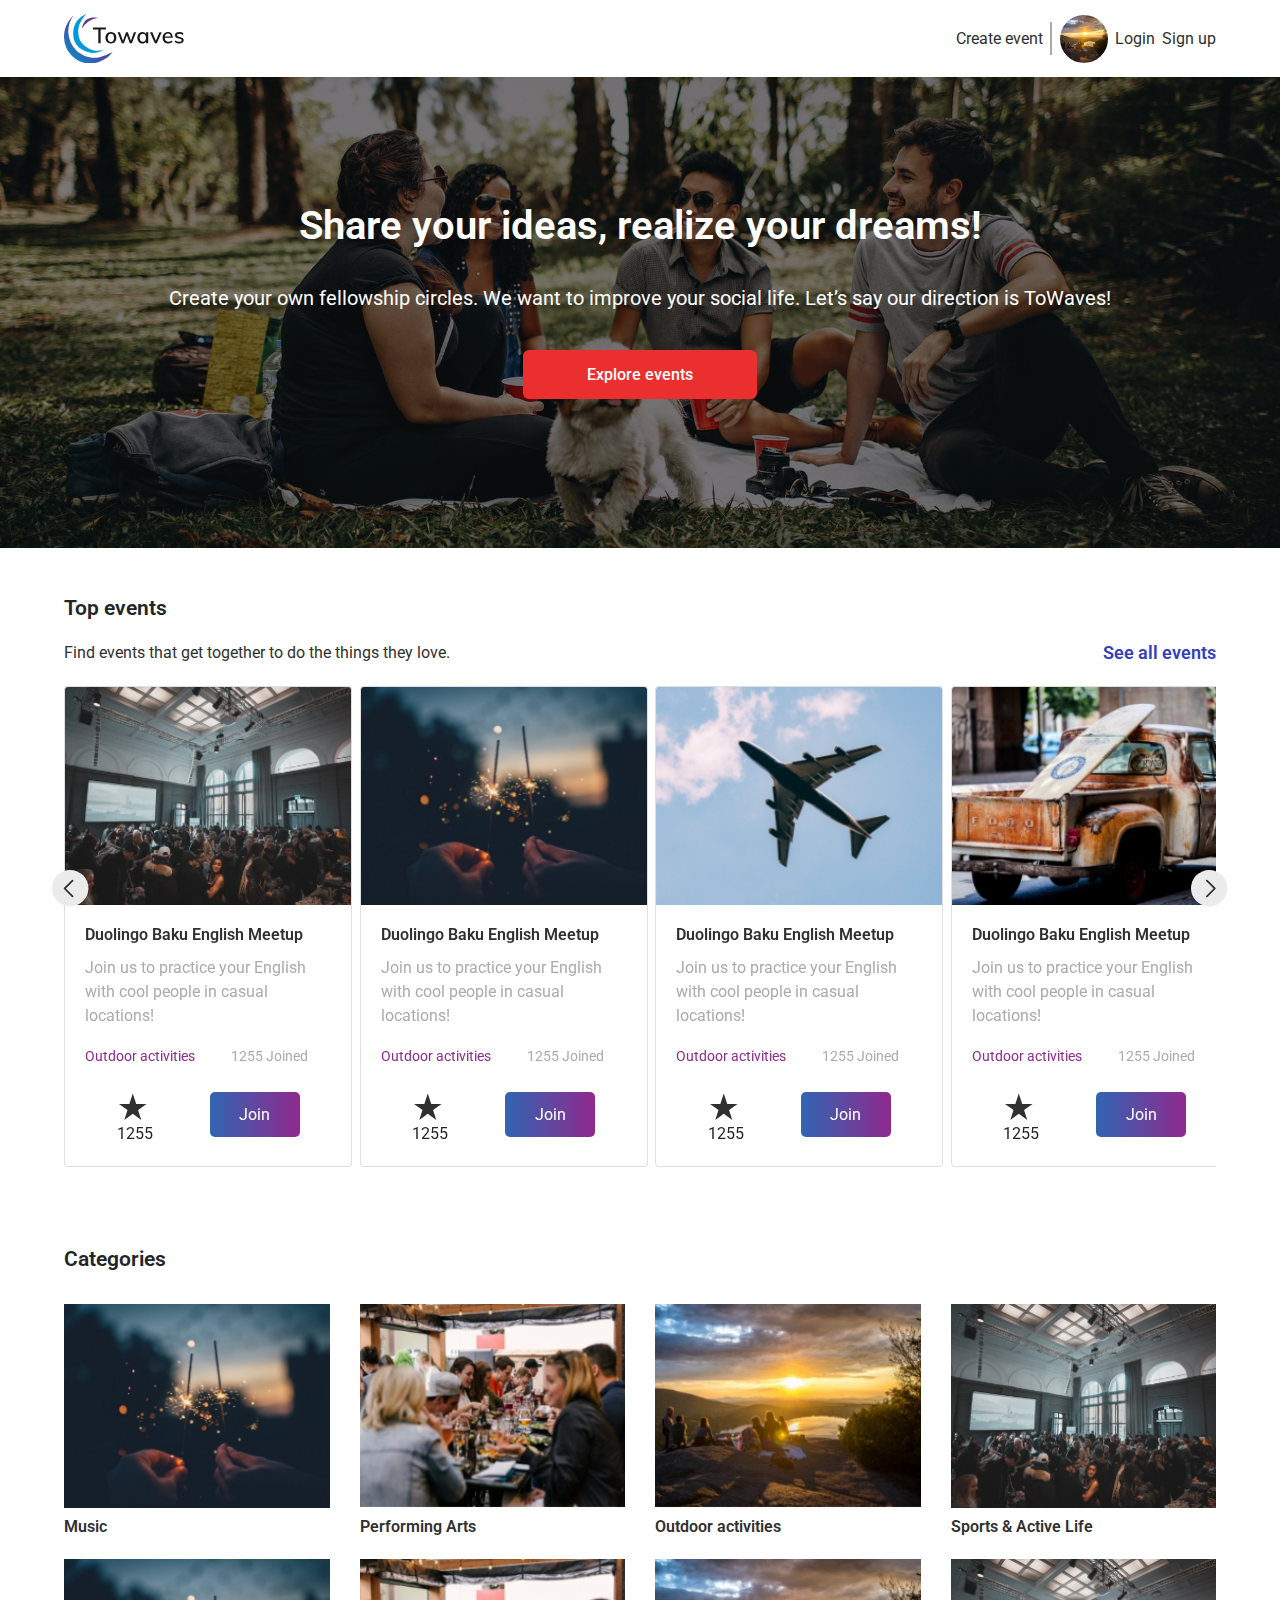
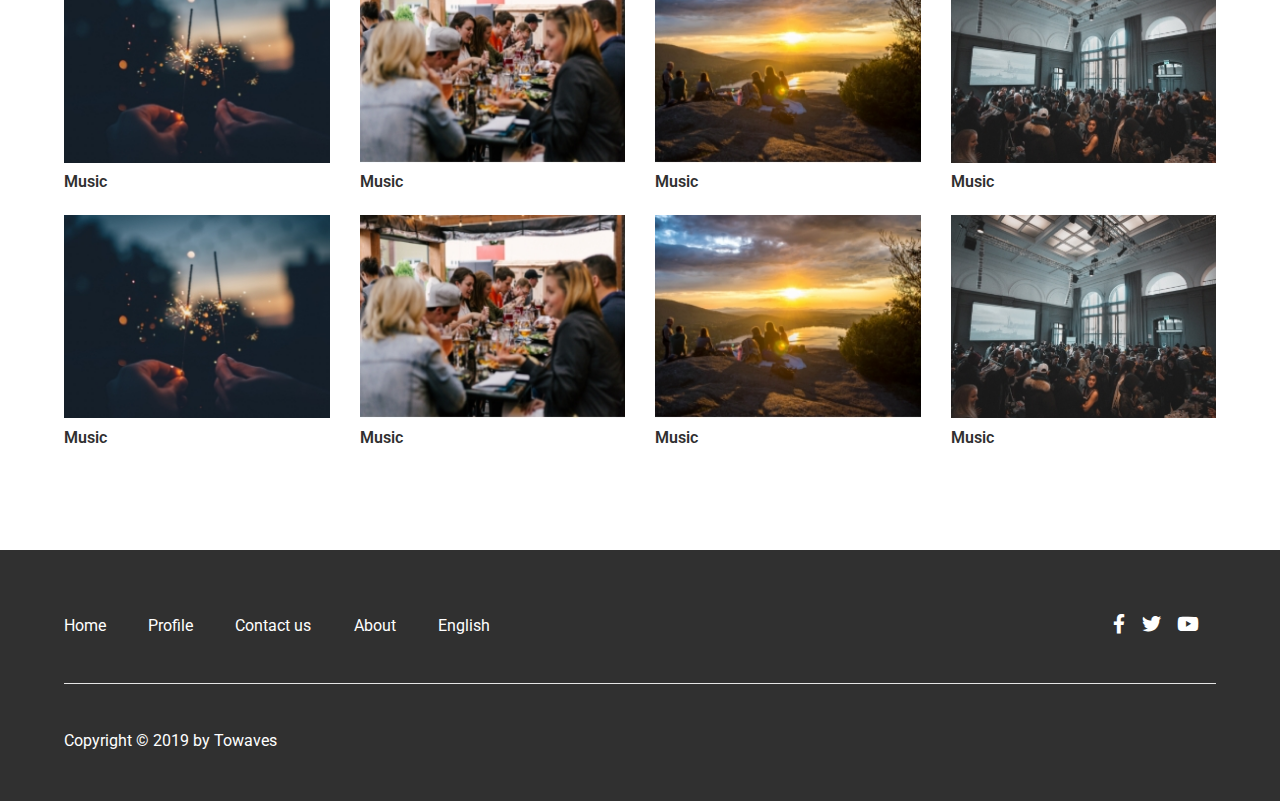
<file: index.html>
<!DOCTYPE html>
<html lang="en">

<head>
  <meta charset="UTF-8">
  <meta name="viewport" content="width=device-width, initial-scale=1.0">
  <meta http-equiv="X-UA-Compatible" content="ie=edge">
  <title>Document</title>

  <link rel="stylesheet" href="css/style.css">
  <link rel="stylesheet" href="https://stackpath.bootstrapcdn.com/bootstrap/4.3.1/css/bootstrap.min.css"
    integrity="sha384-ggOyR0iXCbMQv3Xipma34MD+dH/1fQ784/j6cY/iJTQUOhcWr7x9JvoRxT2MZw1T" crossorigin="anonymous">
  <link href="https://fonts.googleapis.com/css?family=Roboto&display=swap" rel="stylesheet">
  <link rel="stylesheet" href="https://cdnjs.cloudflare.com/ajax/libs/font-awesome/5.9.0/css/all.min.css">
  <link rel="stylesheet" href="owl-carousel/owl.carousel.min.css">
  <link rel="stylesheet" href="owl-carousel/owl.theme.default.min.css">
</head>
<body>
  <!-- NavigationBar Start--------------------------------------- -->
  <div id="main">
    <div class="nav">
      <div class="containers">
        <div class="navBar">
          <div>
            <svg xmlns="http://www.w3.org/2000/svg" xmlns:xlink="http://www.w3.org/1999/xlink" width="119.729"
              height="49.497" viewBox="0 0 119.729 49.497">
              <defs>
                <linearGradient id="linear-gradient" x1="0.017" y1="0.971" x2="1.291" y2="-0.318"
                  gradientUnits="objectBoundingBox">
                  <stop offset="0" stop-color="#009ada" />
                  <stop offset="0.13" stop-color="#1d79c1" />
                  <stop offset="0.295" stop-color="#3d57a8" />
                  <stop offset="0.464" stop-color="#553d94" />
                  <stop offset="0.636" stop-color="#672a86" />
                  <stop offset="0.812" stop-color="#711e7d" />
                  <stop offset="1" stop-color="#751b7b" />
                </linearGradient>
                <linearGradient id="linear-gradient-2" x1="14.931" y1="-11.372" x2="16.942" y2="-12.963"
                  xlink:href="#linear-gradient" />
                <linearGradient id="linear-gradient-3" x1="-1.548" y1="3.247" x2="2.273" y2="-2.217"
                  xlink:href="#linear-gradient" />
              </defs>
              <g id="Group_264" data-name="Group 264" transform="translate(-211.977 -124.425)">
                <g id="Group_262" data-name="Group 262" transform="translate(240.946 138.011)">
                  <path id="Path_448" data-name="Path 448"
                    d="M282.744,170.873V157.016h-5.335v-1.9h12.972v1.9h-5.335v13.857Z"
                    transform="translate(-277.409 -155.112)" fill="#1a1718" />
                  <path id="Path_449" data-name="Path 449"
                    d="M308.2,175.781a4.8,4.8,0,0,1-1.915-2.014,6.563,6.563,0,0,1-.675-3.055,6.631,6.631,0,0,1,.675-3.066,4.791,4.791,0,0,1,1.915-2.025,6.155,6.155,0,0,1,5.733,0,4.8,4.8,0,0,1,1.915,2.025,6.637,6.637,0,0,1,.675,3.066,6.568,6.568,0,0,1-.675,3.055,4.807,4.807,0,0,1-1.915,2.014,6.155,6.155,0,0,1-5.733,0Zm5.224-2.081a5.787,5.787,0,0,0-.011-5.955,2.817,2.817,0,0,0-2.335-1.04,2.873,2.873,0,0,0-2.369,1.04,5.722,5.722,0,0,0-.011,5.955,3.251,3.251,0,0,0,4.726,0Z"
                    transform="translate(-293.124 -160.573)" fill="#1a1718" />
                  <path id="Path_450" data-name="Path 450"
                    d="M349.4,165.512h2.191l-4.25,11.157H345.3l-2.989-8.08-2.966,8.08H337.31l-4.25-11.157h2.324l3.032,8.523,3.077-8.523h1.771l3.077,8.523Z"
                    transform="translate(-308.422 -160.908)" fill="#1a1718" />
                  <path id="Path_451" data-name="Path 451"
                    d="M388.63,165.178v11.157h-2.214v-1.9a3.419,3.419,0,0,1-1.45,1.527,4.576,4.576,0,0,1-2.247.531,4.6,4.6,0,0,1-4.339-2.712,6.928,6.928,0,0,1-.619-3.022,7.035,7.035,0,0,1,.631-3.055,4.874,4.874,0,0,1,1.759-2.059,4.622,4.622,0,0,1,2.568-.731,4.44,4.44,0,0,1,2.236.542,3.64,3.64,0,0,1,1.461,1.538v-1.815Zm-3.044,8.489a5.7,5.7,0,0,0,0-5.922,3.158,3.158,0,0,0-4.716.033,4.673,4.673,0,0,0-.852,2.977,4.492,4.492,0,0,0,.852,2.922,2.9,2.9,0,0,0,2.38,1.04A2.805,2.805,0,0,0,385.586,173.667Z"
                    transform="translate(-333.332 -160.573)" fill="#1a1718" />
                  <path id="Path_452" data-name="Path 452"
                    d="M415.69,165.562h2.236L413.078,176.7h-2.014l-4.8-11.135h2.369l3.5,8.611Z"
                    transform="translate(-349.214 -160.935)" fill="#1a1718" />
                  <path id="Path_453" data-name="Path 453"
                    d="M444.843,170.8h-7.969q.11,3.918,3.564,3.918a5.539,5.539,0,0,0,3.52-1.262l.686,1.594a5.468,5.468,0,0,1-1.915,1.051,7.348,7.348,0,0,1-2.335.387,5.659,5.659,0,0,1-4.206-1.538,5.723,5.723,0,0,1-1.527-4.217,6.592,6.592,0,0,1,.676-3.033,4.96,4.96,0,0,1,1.892-2.059,5.273,5.273,0,0,1,2.767-.731,4.5,4.5,0,0,1,3.553,1.461,5.894,5.894,0,0,1,1.3,4.051Zm-6.862-3.475a3.633,3.633,0,0,0-1.018,2.147h5.91a3.431,3.431,0,0,0-.863-2.158,2.641,2.641,0,0,0-1.97-.742A2.878,2.878,0,0,0,437.98,167.325Z"
                    transform="translate(-365.04 -160.573)" fill="#1a1718" />
                  <path id="Path_454" data-name="Path 454"
                    d="M461.859,175.073l.664-1.616a6.446,6.446,0,0,0,4.007,1.328,3.228,3.228,0,0,0,1.748-.387,1.233,1.233,0,0,0,.6-1.1,1.162,1.162,0,0,0-.41-.941,3.573,3.573,0,0,0-1.384-.587l-1.859-.443a4.25,4.25,0,0,1-2.225-1.1,2.7,2.7,0,0,1-.764-1.959,2.928,2.928,0,0,1,1.206-2.435,5.1,5.1,0,0,1,3.2-.93,6.8,6.8,0,0,1,2.269.376,5.251,5.251,0,0,1,1.826,1.063l-.687,1.572a5.4,5.4,0,0,0-3.409-1.284,2.955,2.955,0,0,0-1.683.41,1.307,1.307,0,0,0-.6,1.14,1.216,1.216,0,0,0,.376.93,2.653,2.653,0,0,0,1.2.553l1.9.465a4.728,4.728,0,0,1,2.358,1.118,2.68,2.68,0,0,1,.763,1.981,2.784,2.784,0,0,1-1.206,2.38,5.5,5.5,0,0,1-3.288.874A6.928,6.928,0,0,1,461.859,175.073Z"
                    transform="translate(-380.197 -160.573)" fill="#1a1718" />
                </g>
                <g id="Group_263" data-name="Group 263" transform="translate(211.977 124.425)">
                  <path id="Path_455" data-name="Path 455"
                    d="M221.384,127.8s-7.994,7.227-9.224,17.946a28.07,28.07,0,0,0,2.216,14.622c.692,1.5,5.349,11.15,16.49,14.429,12.652,3.724,22.82-3.961,24.942-5.566a27.047,27.047,0,0,0,4.741-4.947,64.733,64.733,0,0,1-13.016,5.292c-7.586,1.859-16.852-.659-23.343-6.648a29.083,29.083,0,0,1-8.011-18.853A27.591,27.591,0,0,1,221.384,127.8Z"
                    transform="translate(-211.977 -126.304)" fill="url(#linear-gradient)" />
                  <path id="Path_456" data-name="Path 456"
                    d="M263.441,159.668s-8.843,8.21-22.358,0c0,0-9.53-4.774-8.295-17.9,1.23-13.074,12.894-17.338,12.894-17.338s-8.248,8.607-7.9,17.042c.186,4.516.711,9.521,4.892,13.36C253.959,165.191,263.441,159.668,263.441,159.668Z"
                    transform="translate(-223.513 -124.425)" fill="url(#linear-gradient-2)" />
                  <path id="Path_457" data-name="Path 457"
                    d="M252.579,143.432s.419-5.669,4.429-8.858c4.8-3.82,11.758-2.056,11.758-2.056a19.725,19.725,0,0,0-9.755,3.638A20.678,20.678,0,0,0,252.579,143.432Z"
                    transform="translate(-234.603 -128.708)" fill="url(#linear-gradient-3)" />
                </g>
              </g>
            </svg>
          </div>
          <div class="rightnav">
            <a href="createEvent.html">Create event</a>
            <a class="line"></a>
            <div>
              <img src="img/arthur-poulin-NhU0nUR7920-unsplash.jpg" alt="">
            </div>
            <a href="loginFb.html">Login</a>
            <a href="register.html">Sign up</a>
          </div>
          <!-- Mobile Navbar Toggle--------------------------------- -->
          <button class="mobilenav" style="display:none" onclick="openNav()"">
              <i class=" fas fa-bars" style="font-size: 2rem;"></i>
          </button>
        </div>
      </div>
    </div>
<!-- Mobile Navbar Start--------------------------------------- -->
    <div id="mySidenav" class="sidenav">
      <ul class="list-group">
        <a href="javascript:void(0)" class="closebtn" onclick="closeNav()">
        
<svg xmlns="http://www.w3.org/2000/svg" width="34" height="34" viewBox="0 0 34 34">
  <g id="Group_253" data-name="Group 253" transform="translate(1131 -15)">
    <circle id="Ellipse_39" data-name="Ellipse 39" cx="17" cy="17" r="17" transform="translate(-1131 15)" fill="#fff"/>
    <g id="Group_252" data-name="Group 252" transform="translate(-1119.95 26.05)">
      <path id="Path_445" data-name="Path 445" d="M0,0V16.261" transform="translate(11.499 0) rotate(45)" fill="none" stroke="#343dbd" stroke-width="3"/>
      <path id="Path_446" data-name="Path 446" d="M0,0V16.261" transform="translate(0 0) rotate(-45)" fill="none" stroke="#343dbd" stroke-width="3"/>
    </g>
  </g>
</svg>
</a>
          <li class="list-group-item"><a href="loginFb.html">Log in</a></li>
          <li class="list-group-item"><a href="register.html">Sign up</a></li>
          <li class="list-group-item"><a href="createEvent.html">Create event</a></li>


        </ul>
    </div>
    <div class="clearfix"></div>
   
  </div>

   <!-- Background-Image Section Start--------------------------------------- -->
   <section class="back-image">
      <div class="containers">
        <div class="text">
          <h2>Share your ideas, realize your dreams!</h2>
          <p>Create your own fellowship circles. We want to improve your social life. Let’s say our direction is
            ToWaves!</p>
          <a href="">Explore events</a>
        </div>
      </div>
    </section>
    
    <!-- Top-Events Section Start--------------------------------------- -->
    <div class="containers">
      <section class="top-events">
        <h3>Top events</h3>
        <div class="info">
          <p>Find events that get together to do the things they love.</p>
          <a href="">See all events</a>
        </div>
        <div class="owl-carousel owl-theme">
          <div class="item">
            <div class="card" style="width: 18rem;">
            <a href="description.html">
              <img src="img/jakob-dalbjorn-cuKJre3nyYc-unsplash.jpg" class="card-img-top" alt="...">
            </a>
              <div class="card-body">
                <h5 class="card-title">Duolingo Baku English Meetup</h5>
                <p class="card-text">Join us to practice your English
                  with cool people in casual
                  locations!</p>
                <a href="">Outdoor activities</a>
                <span>1255 Joined</span>
                <div class="card-social">
                  <div class="star">
                    <svg onclick="increment(this)" onmouseover="hover(this,'#b5fc25')"
                      onmouseout="hover(this,'#303030')" id="star" width="23" height="23"
                      xmlns="http://www.w3.org/2000/svg" version="1.1" xmlns:xlink="http://www.w3.org/1999/xlink"
                      xmlns:avocode="https://avocode.com/" viewBox="0 0 23 23">
                      <g>
                        <path
                          d="M11.32446,17.10433v0l6.98342,5.096v0l-2.64238,-8.3046v0l6.98342,-4.90727v0h-8.49335v0l-2.83111,-8.49335v0l-2.83111,8.49335v0h-8.49335v0l6.98342,4.90727v0l-2.64237,8.3046v0z"
                          fill="#303030" fill-opacity="1"></path>
                      </g>
                    </svg>
                    <div>1255</div>
                  </div>
                  <button class="gradientButton pointer">Join</button>
                </div>
              </div>
            </div>
          </div>
          <div class="item">
            <div class="card" style="width: 18rem;">
              <a href="description.html">
              <img src="img/ian-schneider-PAykYb-8Er8-unsplash.jpg" class="card-img-top" alt="...">
              </a>
              <div class="card-body">
                <h5 class="card-title">Duolingo Baku English Meetup</h5>
                <p class="card-text">Join us to practice your English
                  with cool people in casual
                  locations!</p>
                <a href="">Outdoor activities</a>
                <span>1255 Joined</span>
                <div class="card-social">
                  <div class="star">
                    <svg onclick="increment(this)" onmouseover="hover(this,'#b5fc25')"
                      onmouseout="hover(this,'#303030')" id="star" width="23" height="23"
                      xmlns="http://www.w3.org/2000/svg" version="1.1" xmlns:xlink="http://www.w3.org/1999/xlink"
                      xmlns:avocode="https://avocode.com/" viewBox="0 0 23 23">
                      <g>
                        <path
                          d="M11.32446,17.10433v0l6.98342,5.096v0l-2.64238,-8.3046v0l6.98342,-4.90727v0h-8.49335v0l-2.83111,-8.49335v0l-2.83111,8.49335v0h-8.49335v0l6.98342,4.90727v0l-2.64237,8.3046v0z"
                          fill="#303030" fill-opacity="1"></path>
                      </g>
                    </svg>
                    <div>1255</div>
                  </div>
                  <button class="gradientButton pointer">Join</button>
                </div>
              </div>
            </div>
          </div>
          <div class="item">
            <div class="card" style="width: 18rem;">
            <a href="description.html">
              <img src="img/jordan-sanchez-111052-unsplash.jpg" class="card-img-top" alt="...">
            </a>
              <div class="card-body">
                <h5 class="card-title">Duolingo Baku English Meetup</h5>
                <p class="card-text">Join us to practice your English
                  with cool people in casual
                  locations!</p>
                <a href="">Outdoor activities</a>
                <span>1255 Joined</span>
                <div class="card-social">
                  <div class="star">
                    <svg onclick="increment(this)" onmouseover="hover(this,'#b5fc25')"
                      onmouseout="hover(this,'#303030')" id="star" width="23" height="23"
                      xmlns="http://www.w3.org/2000/svg" version="1.1" xmlns:xlink="http://www.w3.org/1999/xlink"
                      xmlns:avocode="https://avocode.com/" viewBox="0 0 23 23">
                      <g>
                        <path
                          d="M11.32446,17.10433v0l6.98342,5.096v0l-2.64238,-8.3046v0l6.98342,-4.90727v0h-8.49335v0l-2.83111,-8.49335v0l-2.83111,8.49335v0h-8.49335v0l6.98342,4.90727v0l-2.64237,8.3046v0z"
                          fill="#303030" fill-opacity="1"></path>
                      </g>
                    </svg>
                    <div>1255</div>
                  </div>
                  <button class="gradientButton pointer">Join</button>
                </div>
              </div>
            </div>
          </div>
          <div class="item">
            <div class="card" style="width: 18rem;">
              
              <a href="description.html"><img src="img/ross-sokolovski-YKQawNUINXA-unsplash.jpg"  class="card-img-top" alt="..."></a>
              <div class="card-body">
                <h5 class="card-title">Duolingo Baku English Meetup</h5>
                <p class="card-text">Join us to practice your English
                  with cool people in casual
                  locations!</p>
                <a href="">Outdoor activities</a>
                <span>1255 Joined</span>
                <div class="card-social">
                  <div class="star">
                    <svg onclick="increment(this)" onmouseover="hover(this,'#b5fc25')"
                      onmouseout="hover(this,'#303030')" id="star" width="23" height="23"
                      xmlns="http://www.w3.org/2000/svg" version="1.1" xmlns:xlink="http://www.w3.org/1999/xlink"
                      xmlns:avocode="https://avocode.com/" viewBox="0 0 23 23">
                      <g>
                        <path
                          d="M11.32446,17.10433v0l6.98342,5.096v0l-2.64238,-8.3046v0l6.98342,-4.90727v0h-8.49335v0l-2.83111,-8.49335v0l-2.83111,8.49335v0h-8.49335v0l6.98342,4.90727v0l-2.64237,8.3046v0z"
                          fill="#303030" fill-opacity="1"></path>
                      </g>
                    </svg>
                    <div>1255</div>
                  </div>
                  <button class="gradientButton pointer">Join</button>
                </div>
              </div>
            </div>
          </div>
          <div class="item">
            <div class="card" style="width: 18rem;">
               <a href="description.html">
              <img src="img/jordan-sanchez-111052-unsplash.jpg" class="card-img-top" alt="...">
               </a>
              <div class="card-body">
                <h5 class="card-title">Duolingo Baku English Meetup</h5>
                <p class="card-text">Join us to practice your English
                  with cool people in casual
                  locations!</p>
                <a href="">Outdoor activities</a>
                <span>1255 Joined</span>
                <div class="card-social">
                  <div class="star">
                    <svg onclick="increment(this)" onmouseover="hover(this,'#b5fc25')"
                      onmouseout="hover(this,'#303030')" id="star" width="23" height="23"
                      xmlns="http://www.w3.org/2000/svg" version="1.1" xmlns:xlink="http://www.w3.org/1999/xlink"
                      xmlns:avocode="https://avocode.com/" viewBox="0 0 23 23">
                      <g>
                        <path
                          d="M11.32446,17.10433v0l6.98342,5.096v0l-2.64238,-8.3046v0l6.98342,-4.90727v0h-8.49335v0l-2.83111,-8.49335v0l-2.83111,8.49335v0h-8.49335v0l6.98342,4.90727v0l-2.64237,8.3046v0z"
                          fill="#303030" fill-opacity="1"></path>
                      </g>
                    </svg>
                    <div>1255</div>
                  </div>
                  <button class="gradientButton pointer">Join</button>
                </div>
              </div>
            </div>
          </div>

        </div>
        <div class="direc owl-nav">
          <svg class="customNextBtn" role="presentation" id="demo" class="left" xmlns="http://www.w3.org/2000/svg"
            width="36.447" height="36.447" viewBox="0 0 36.447 36.447">
            <g id="Group_277" data-name="Group 277" transform="translate(-79.777 -934)">
              <circle id="Ellipse_1" data-name="Ellipse 1" cx="18.223" cy="18.223" r="18.223"
                transform="translate(79.777 934)" fill="#ebebeb" />
              <g id="Group_24" data-name="Group 24" transform="translate(91.525 943.695)">
                <path id="Chevron_Right" data-name="Chevron Right"
                  d="M-178.068,4.988l7.9,7.892a.889.889,0,0,0,1.255,0,.885.885,0,0,0,0-1.252l-7.269-7.266,7.268-7.266a.886.886,0,0,0,0-1.253.889.889,0,0,0-1.255,0l-7.9,7.892A.9.9,0,0,0-178.068,4.988Z"
                  transform="translate(178.325 4.417)" fill="#303030" />
              </g>
            </g>
          </svg>

          <svg class="customPrevBtn" class="right" id="Group_278" data-name="Group 278"
            xmlns="http://www.w3.org/2000/svg" width="36.447" height="36.447" viewBox="0 0 36.447 36.447">
            <circle id="Ellipse_1" data-name="Ellipse 1" cx="18.224" cy="18.224" r="18.224" transform="translate(0 0)"
              fill="#ebebeb" />
            <g id="Group_24" data-name="Group 24" transform="translate(15.032 9.695)">
              <path id="Chevron_Right" data-name="Chevron Right"
                d="M-168.915,4.988l-7.9,7.892a.889.889,0,0,1-1.255,0,.885.885,0,0,1,0-1.252l7.269-7.266L-178.064-2.9a.886.886,0,0,1,0-1.253.889.889,0,0,1,1.255,0l7.9,7.892A.9.9,0,0,1-168.915,4.988Z"
                transform="translate(178.325 4.417)" fill="#303030" />
            </g>
          </svg>

        </div>

      </section>
    </div>

  <!-- Categories Section Start--------------------------------------- -->
  <section class="categories">
    <div class="containers">
      <h3>Categories</h3>
      <div class="row">
        <div class="col-lg-3 col-md-3 col-12">
          <img src="img/ian-schneider-PAykYb-8Er8-unsplash.jpg" alt="">
          <h5>Music</h5>
        </div>
        <div class="col-lg-3 col-md-3 col-12">
          <img src="img/priscilla-du-preez-W3SEyZODn8U-unsplash.jpg" alt="">
          <h5>Performing Arts</h5>
        </div>
        <div class="col-lg-3 col-md-3 col-12">
          <img src="img/arthur-poulin-NhU0nUR7920-unsplash.jpg" alt="">
          <h5>Outdoor activities</h5>
        </div>
        <div class="col-lg-3 col-md-3 col-12">
          <img src="img/jakob-dalbjorn-cuKJre3nyYc-unsplash.jpg" alt="">
          <h5>Sports & Active Life</h5>
        </div>

        <div class="col-lg-3 col-md-3 col-12">
          <img src="img/ian-schneider-PAykYb-8Er8-unsplash.jpg" alt="">
          <h5>Music</h5>
        </div>
        <div class="col-lg-3 col-md-3 col-12">
          <img src="img/priscilla-du-preez-W3SEyZODn8U-unsplash.jpg" alt="">
          <h5>Music</h5>
        </div>
        <div class="col-lg-3 col-md-3 col-12">
          <img src="img/arthur-poulin-NhU0nUR7920-unsplash.jpg" alt="">
          <h5>Music</h5>
        </div>
        <div class="col-lg-3 col-md-3 col-12">
          <img src="img/jakob-dalbjorn-cuKJre3nyYc-unsplash.jpg" alt="">
          <h5>Music</h5>
        </div>
        <div class="col-lg-3 col-md-3 col-12">
          <img src="img/ian-schneider-PAykYb-8Er8-unsplash.jpg" alt="">
          <h5>Music</h5>
        </div>
        <div class="col-lg-3 col-md-3 col-12">
          <img src="img/priscilla-du-preez-W3SEyZODn8U-unsplash.jpg" alt="">
          <h5>Music</h5>
        </div>
        <div class="col-lg-3 col-md-3 col-12">
          <img src="img/arthur-poulin-NhU0nUR7920-unsplash.jpg" alt="">
          <h5>Music</h5>
        </div>
        <div class="col-lg-3 col-md-3 col-12">
          <img src="img/jakob-dalbjorn-cuKJre3nyYc-unsplash.jpg" alt="">
          <h5>Music</h5>
        </div>

      </div>
    </div>
  </section>

  <!-- Footer Section Start--------------------------------------- -->
  <footer>
    <div class="containers">
      <div class="row foot">
        <div class="col-lg-10 col-md-10 col-12">
          <a href="index.html">Home</a>
          <a href="profile.html">Profile</a>
          <a href="contact.html">Contact us</a>
          <a href="about.html">About</a>
          <a href="#">English</a>

        </div>
        <div class="col-lg-2 col-md-2 col-12">
          <a href=""><i class="fab fa-facebook-f"></i></a>
          <a href=""><i class="fab fa-twitter"></i></a>
          <a href=""><i class="fab fa-youtube"></i></a>
        </div>
      </div>
      <hr>
      <p>Copyright © 2019 by Towaves</p>
    </div>
  </footer>


  <script src="https://code.jquery.com/jquery-3.4.1.js" integrity="sha256-WpOohJOqMqqyKL9FccASB9O0KwACQJpFTUBLTYOVvVU="
    crossorigin="anonymous"></script>
  <script src="https://code.jquery.com/jquery-3.3.1.slim.min.js"
    integrity="sha384-q8i/X+965DzO0rT7abK41JStQIAqVgRVzpbzo5smXKp4YfRvH+8abtTE1Pi6jizo" crossorigin="anonymous">
  </script>
  <script src="https://cdnjs.cloudflare.com/ajax/libs/popper.js/1.14.7/umd/popper.min.js"
    integrity="sha384-UO2eT0CpHqdSJQ6hJty5KVphtPhzWj9WO1clHTMGa3JDZwrnQq4sF86dIHNDz0W1" crossorigin="anonymous">
  </script>
  <script src="https://stackpath.bootstrapcdn.com/bootstrap/4.3.1/js/bootstrap.min.js"
    integrity="sha384-JjSmVgyd0p3pXB1rRibZUAYoIIy6OrQ6VrjIEaFf/nJGzIxFDsf4x0xIM+B07jRM" crossorigin="anonymous">
  </script>

  <script src="js/owl.carousel.min.js"></script>
  <script src="js/js.js"></script>

</body>

</html>
</file>
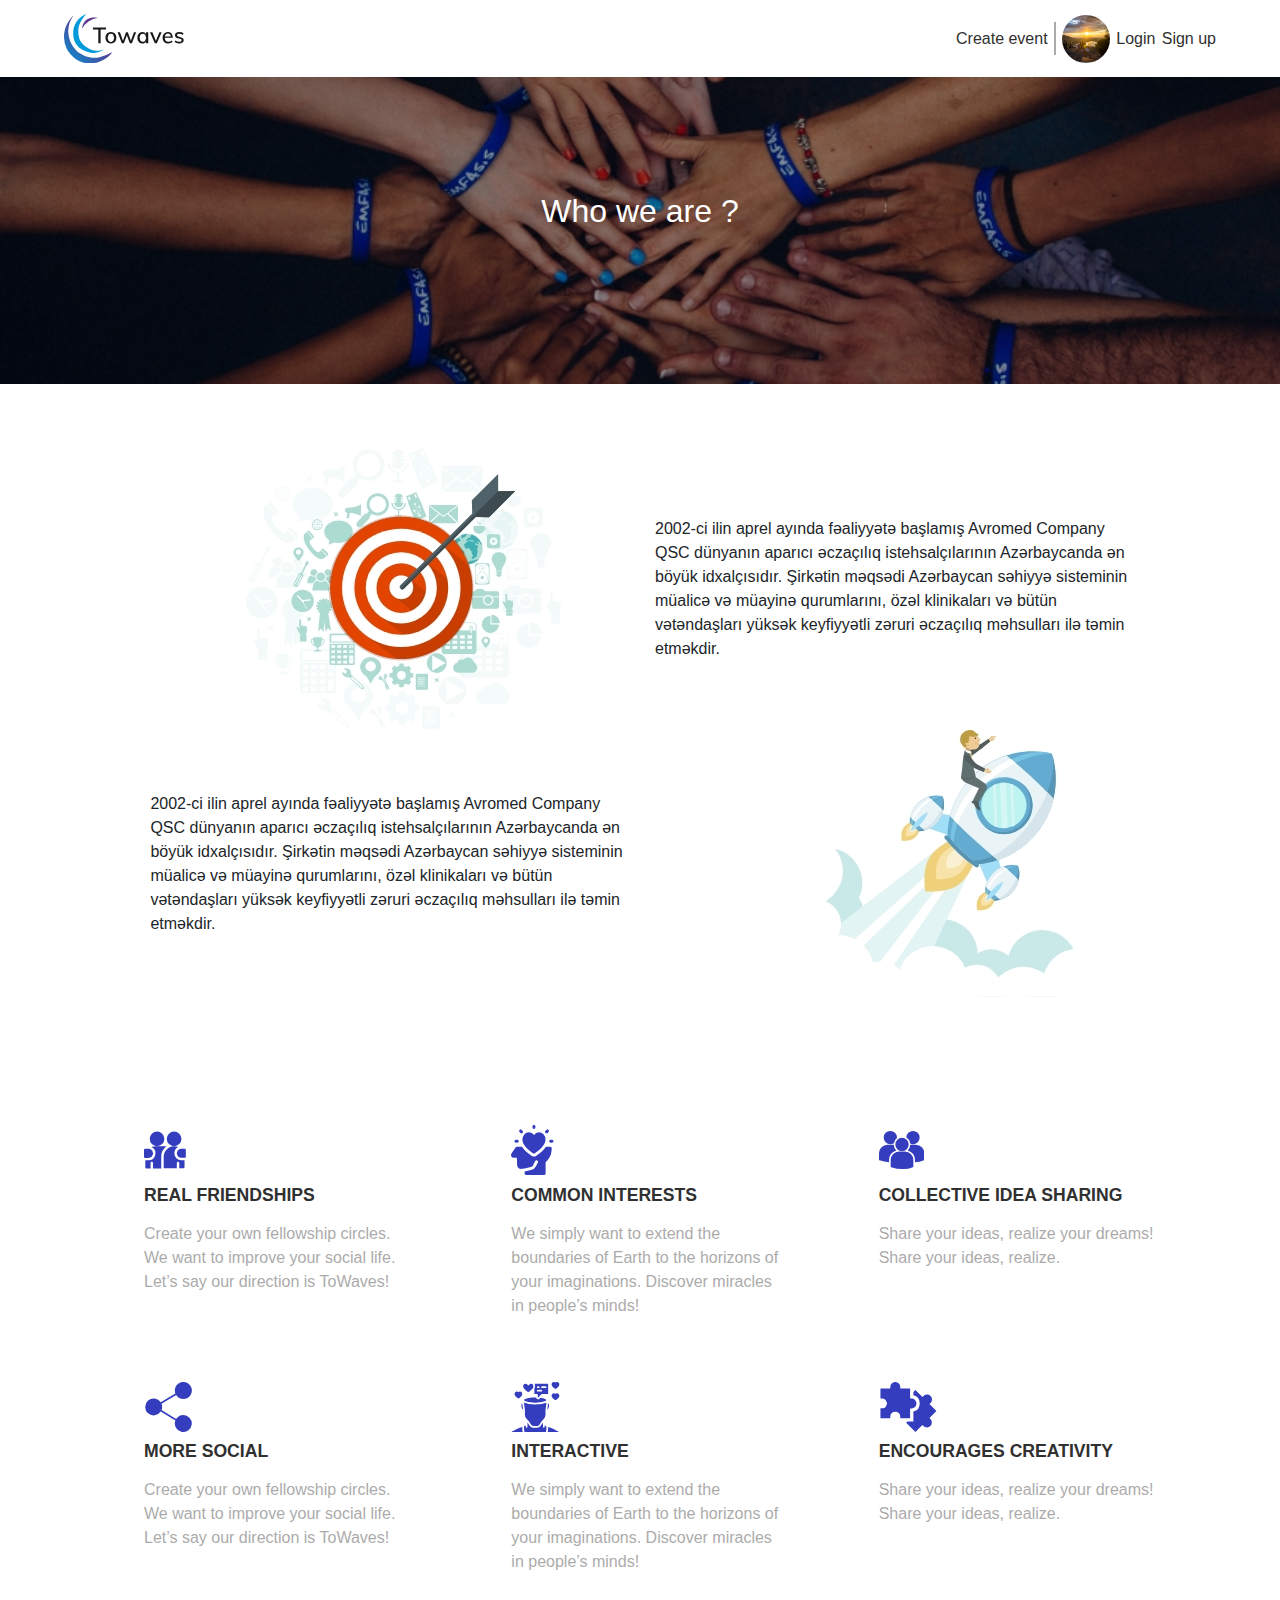
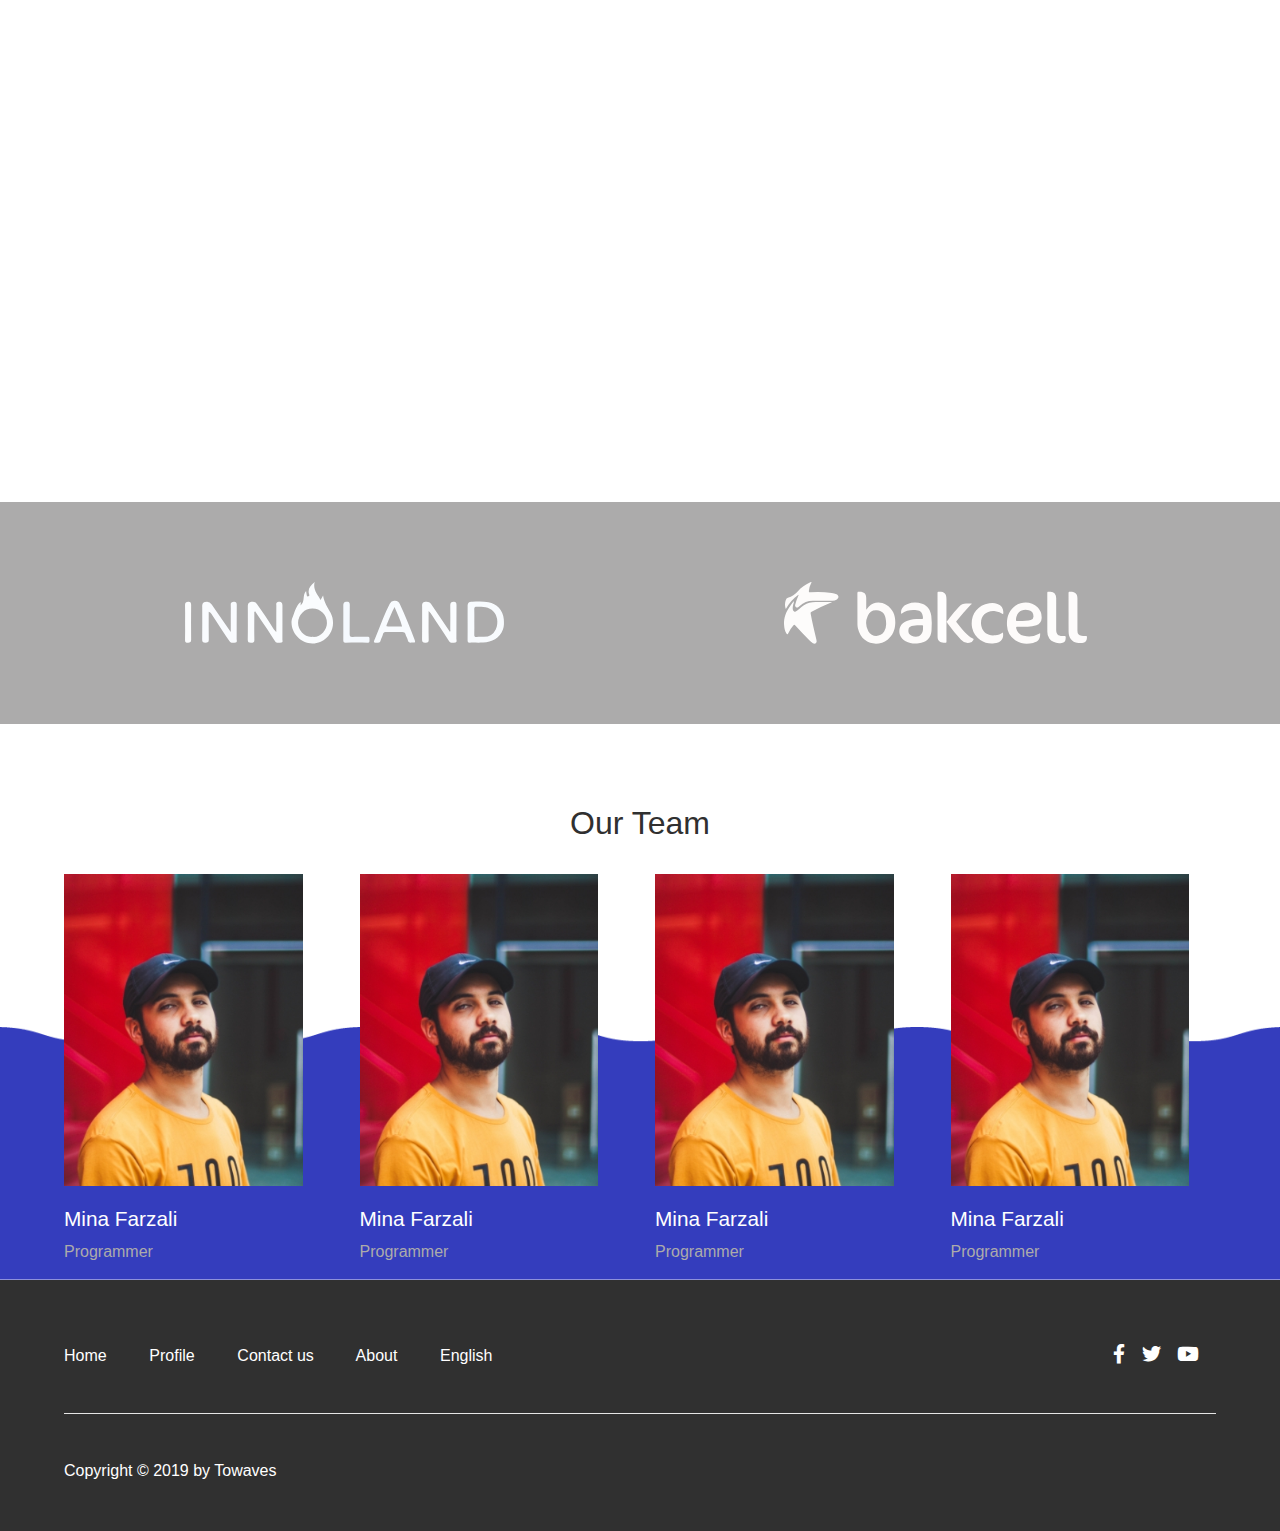
<file: about.html>
<!DOCTYPE html>
<html lang="en">

<head>
    <meta charset="UTF-8">
    <meta name="viewport" content="width=device-width, initial-scale=1.0">
    <meta http-equiv="X-UA-Compatible" content="ie=edge">
    <title>Document</title>
    <link rel="stylesheet" href="css/style.css">
    <link rel="stylesheet" href="css/about.css">
    <link rel="stylesheet" href="https://stackpath.bootstrapcdn.com/bootstrap/4.3.1/css/bootstrap.min.css"
        integrity="sha384-ggOyR0iXCbMQv3Xipma34MD+dH/1fQ784/j6cY/iJTQUOhcWr7x9JvoRxT2MZw1T" crossorigin="anonymous">
    <link rel="stylesheet" href="https://cdnjs.cloudflare.com/ajax/libs/font-awesome/5.9.0/css/all.min.css">
</head>

<body>

  <!-- NavigationBar Start--------------------------------------- -->
  <div id="main">
    <div class="nav">
      <div class="containers">
        <div class="navBar">
          <div>
            <svg xmlns="http://www.w3.org/2000/svg" xmlns:xlink="http://www.w3.org/1999/xlink" width="119.729"
              height="49.497" viewBox="0 0 119.729 49.497">
              <defs>
                <linearGradient id="linear-gradient" x1="0.017" y1="0.971" x2="1.291" y2="-0.318"
                  gradientUnits="objectBoundingBox">
                  <stop offset="0" stop-color="#009ada" />
                  <stop offset="0.13" stop-color="#1d79c1" />
                  <stop offset="0.295" stop-color="#3d57a8" />
                  <stop offset="0.464" stop-color="#553d94" />
                  <stop offset="0.636" stop-color="#672a86" />
                  <stop offset="0.812" stop-color="#711e7d" />
                  <stop offset="1" stop-color="#751b7b" />
                </linearGradient>
                <linearGradient id="linear-gradient-2" x1="14.931" y1="-11.372" x2="16.942" y2="-12.963"
                  xlink:href="#linear-gradient" />
                <linearGradient id="linear-gradient-3" x1="-1.548" y1="3.247" x2="2.273" y2="-2.217"
                  xlink:href="#linear-gradient" />
              </defs>
              <g id="Group_264" data-name="Group 264" transform="translate(-211.977 -124.425)">
                <g id="Group_262" data-name="Group 262" transform="translate(240.946 138.011)">
                  <path id="Path_448" data-name="Path 448"
                    d="M282.744,170.873V157.016h-5.335v-1.9h12.972v1.9h-5.335v13.857Z"
                    transform="translate(-277.409 -155.112)" fill="#1a1718" />
                  <path id="Path_449" data-name="Path 449"
                    d="M308.2,175.781a4.8,4.8,0,0,1-1.915-2.014,6.563,6.563,0,0,1-.675-3.055,6.631,6.631,0,0,1,.675-3.066,4.791,4.791,0,0,1,1.915-2.025,6.155,6.155,0,0,1,5.733,0,4.8,4.8,0,0,1,1.915,2.025,6.637,6.637,0,0,1,.675,3.066,6.568,6.568,0,0,1-.675,3.055,4.807,4.807,0,0,1-1.915,2.014,6.155,6.155,0,0,1-5.733,0Zm5.224-2.081a5.787,5.787,0,0,0-.011-5.955,2.817,2.817,0,0,0-2.335-1.04,2.873,2.873,0,0,0-2.369,1.04,5.722,5.722,0,0,0-.011,5.955,3.251,3.251,0,0,0,4.726,0Z"
                    transform="translate(-293.124 -160.573)" fill="#1a1718" />
                  <path id="Path_450" data-name="Path 450"
                    d="M349.4,165.512h2.191l-4.25,11.157H345.3l-2.989-8.08-2.966,8.08H337.31l-4.25-11.157h2.324l3.032,8.523,3.077-8.523h1.771l3.077,8.523Z"
                    transform="translate(-308.422 -160.908)" fill="#1a1718" />
                  <path id="Path_451" data-name="Path 451"
                    d="M388.63,165.178v11.157h-2.214v-1.9a3.419,3.419,0,0,1-1.45,1.527,4.576,4.576,0,0,1-2.247.531,4.6,4.6,0,0,1-4.339-2.712,6.928,6.928,0,0,1-.619-3.022,7.035,7.035,0,0,1,.631-3.055,4.874,4.874,0,0,1,1.759-2.059,4.622,4.622,0,0,1,2.568-.731,4.44,4.44,0,0,1,2.236.542,3.64,3.64,0,0,1,1.461,1.538v-1.815Zm-3.044,8.489a5.7,5.7,0,0,0,0-5.922,3.158,3.158,0,0,0-4.716.033,4.673,4.673,0,0,0-.852,2.977,4.492,4.492,0,0,0,.852,2.922,2.9,2.9,0,0,0,2.38,1.04A2.805,2.805,0,0,0,385.586,173.667Z"
                    transform="translate(-333.332 -160.573)" fill="#1a1718" />
                  <path id="Path_452" data-name="Path 452"
                    d="M415.69,165.562h2.236L413.078,176.7h-2.014l-4.8-11.135h2.369l3.5,8.611Z"
                    transform="translate(-349.214 -160.935)" fill="#1a1718" />
                  <path id="Path_453" data-name="Path 453"
                    d="M444.843,170.8h-7.969q.11,3.918,3.564,3.918a5.539,5.539,0,0,0,3.52-1.262l.686,1.594a5.468,5.468,0,0,1-1.915,1.051,7.348,7.348,0,0,1-2.335.387,5.659,5.659,0,0,1-4.206-1.538,5.723,5.723,0,0,1-1.527-4.217,6.592,6.592,0,0,1,.676-3.033,4.96,4.96,0,0,1,1.892-2.059,5.273,5.273,0,0,1,2.767-.731,4.5,4.5,0,0,1,3.553,1.461,5.894,5.894,0,0,1,1.3,4.051Zm-6.862-3.475a3.633,3.633,0,0,0-1.018,2.147h5.91a3.431,3.431,0,0,0-.863-2.158,2.641,2.641,0,0,0-1.97-.742A2.878,2.878,0,0,0,437.98,167.325Z"
                    transform="translate(-365.04 -160.573)" fill="#1a1718" />
                  <path id="Path_454" data-name="Path 454"
                    d="M461.859,175.073l.664-1.616a6.446,6.446,0,0,0,4.007,1.328,3.228,3.228,0,0,0,1.748-.387,1.233,1.233,0,0,0,.6-1.1,1.162,1.162,0,0,0-.41-.941,3.573,3.573,0,0,0-1.384-.587l-1.859-.443a4.25,4.25,0,0,1-2.225-1.1,2.7,2.7,0,0,1-.764-1.959,2.928,2.928,0,0,1,1.206-2.435,5.1,5.1,0,0,1,3.2-.93,6.8,6.8,0,0,1,2.269.376,5.251,5.251,0,0,1,1.826,1.063l-.687,1.572a5.4,5.4,0,0,0-3.409-1.284,2.955,2.955,0,0,0-1.683.41,1.307,1.307,0,0,0-.6,1.14,1.216,1.216,0,0,0,.376.93,2.653,2.653,0,0,0,1.2.553l1.9.465a4.728,4.728,0,0,1,2.358,1.118,2.68,2.68,0,0,1,.763,1.981,2.784,2.784,0,0,1-1.206,2.38,5.5,5.5,0,0,1-3.288.874A6.928,6.928,0,0,1,461.859,175.073Z"
                    transform="translate(-380.197 -160.573)" fill="#1a1718" />
                </g>
                <g id="Group_263" data-name="Group 263" transform="translate(211.977 124.425)">
                  <path id="Path_455" data-name="Path 455"
                    d="M221.384,127.8s-7.994,7.227-9.224,17.946a28.07,28.07,0,0,0,2.216,14.622c.692,1.5,5.349,11.15,16.49,14.429,12.652,3.724,22.82-3.961,24.942-5.566a27.047,27.047,0,0,0,4.741-4.947,64.733,64.733,0,0,1-13.016,5.292c-7.586,1.859-16.852-.659-23.343-6.648a29.083,29.083,0,0,1-8.011-18.853A27.591,27.591,0,0,1,221.384,127.8Z"
                    transform="translate(-211.977 -126.304)" fill="url(#linear-gradient)" />
                  <path id="Path_456" data-name="Path 456"
                    d="M263.441,159.668s-8.843,8.21-22.358,0c0,0-9.53-4.774-8.295-17.9,1.23-13.074,12.894-17.338,12.894-17.338s-8.248,8.607-7.9,17.042c.186,4.516.711,9.521,4.892,13.36C253.959,165.191,263.441,159.668,263.441,159.668Z"
                    transform="translate(-223.513 -124.425)" fill="url(#linear-gradient-2)" />
                  <path id="Path_457" data-name="Path 457"
                    d="M252.579,143.432s.419-5.669,4.429-8.858c4.8-3.82,11.758-2.056,11.758-2.056a19.725,19.725,0,0,0-9.755,3.638A20.678,20.678,0,0,0,252.579,143.432Z"
                    transform="translate(-234.603 -128.708)" fill="url(#linear-gradient-3)" />
                </g>
              </g>
            </svg>
          </div>
          <div class="rightnav">
            <a href="createEvent.html">Create event</a>
            <a class="line"></a>
            <div>
              <img src="img/arthur-poulin-NhU0nUR7920-unsplash.jpg" alt="">
            </div>
            <a href="loginFb.html">Login</a>
            <a href="register.html">Sign up</a>
          </div>
          <!-- Mobile Navbar Toggle--------------------------------- -->
          <button class="mobilenav" style="display:none" onclick="openNav()"">
              <i class=" fas fa-bars" style="font-size: 2rem;"></i>
          </button>
        </div>
      </div>
    </div>
<!-- Mobile Navbar Start--------------------------------------- -->
    <div id="mySidenav" class="sidenav">
      <ul class="list-group">
        <a href="javascript:void(0)" class="closebtn" onclick="closeNav()">
        
<svg xmlns="http://www.w3.org/2000/svg" width="34" height="34" viewBox="0 0 34 34">
  <g id="Group_253" data-name="Group 253" transform="translate(1131 -15)">
    <circle id="Ellipse_39" data-name="Ellipse 39" cx="17" cy="17" r="17" transform="translate(-1131 15)" fill="#fff"/>
    <g id="Group_252" data-name="Group 252" transform="translate(-1119.95 26.05)">
      <path id="Path_445" data-name="Path 445" d="M0,0V16.261" transform="translate(11.499 0) rotate(45)" fill="none" stroke="#343dbd" stroke-width="3"/>
      <path id="Path_446" data-name="Path 446" d="M0,0V16.261" transform="translate(0 0) rotate(-45)" fill="none" stroke="#343dbd" stroke-width="3"/>
    </g>
  </g>
</svg>
</a>
          <li class="list-group-item"><a href="loginFb.html">Log in</a></li>
          <li class="list-group-item"><a href="register.html">Sign up</a></li>
          <li class="list-group-item"><a href="createEvent.html">Create event</a></li>


        </ul>
    </div>
    <div class="clearfix"></div>
   
  </div>
    <!-- Page Header Section Start--------------------------------------- -->

    <div class="page-header">
        <h5>Who we are ?</h5>
    </div>

    <!-- Vision Section Start--------------------------------------- -->
    <section class="vision">
        <div class="containers">
            <div class="mid">
                <div class="row">
                    <div class="col-md-6 col-lg-6 col-12">
                        <img src="img/Group 193.jpg" alt="">
                    </div>
                    <div class="col-md-6 col-lg-6 col-12">
                        2002-ci ilin aprel ayında fəaliyyətə başlamış Avromed Company QSC dünyanın
                        aparıcı əczaçılıq istehsalçılarının Azərbaycanda ən böyük idxalçısıdır. Şirkətin məqsədi
                        Azərbaycan səhiyyə sisteminin müalicə və müayinə qurumlarını, özəl klinikaları və bütün
                        vətəndaşları yüksək keyfiyyətli zəruri əczaçılıq məhsulları ilə təmin etməkdir.
                    </div>

                    <div class="col-md-6 col-lg-6    col-12">

                        2002-ci ilin aprel ayında fəaliyyətə başlamış Avromed Company QSC dünyanın aparıcı əczaçılıq
                        istehsalçılarının Azərbaycanda ən böyük idxalçısıdır. Şirkətin məqsədi Azərbaycan səhiyyə
                        sisteminin müalicə və müayinə qurumlarını, özəl klinikaları və bütün vətəndaşları yüksək
                        keyfiyyətli zəruri əczaçılıq məhsulları ilə təmin etməkdir.
                    </div>
                    <div class="col-md-6 col-lg-6    col-12">
                        <img src="img/Group 213.jpg" alt="">
                    </div>
                </div>
            </div>
        </div>
    </section>

    <!-- Info for  We Section Start--------------------------------------- -->
    <section class="infoWe">
        <div class="containers">
            <div class="mid">
                <div class="row">
                    <div class="col-md-4 col-12 col-lg-4">
                        <div class="icon-svg">

                            <svg xmlns="http://www.w3.org/2000/svg" width="41.834" height="36.758"
                                viewBox="0 0 41.834 36.758">
                                <g id="Group_92" data-name="Group 92" transform="translate(0 -31)">
                                    <path id="Path_73" data-name="Path 73"
                                        d="M9.015,246.508A4.512,4.512,0,0,0,4.507,242H1.226A1.226,1.226,0,0,0,0,243.226v6.564a1.226,1.226,0,0,0,1.226,1.226H4.508A4.513,4.513,0,0,0,9.015,246.508Z"
                                        transform="translate(0 -193.76)" fill="#343dbd" />
                                    <path id="Path_74" data-name="Path 74"
                                        d="M409.454,242h-3.282a4.508,4.508,0,0,0,0,9.015h3.282a1.226,1.226,0,0,0,1.226-1.226v-6.564A1.226,1.226,0,0,0,409.454,242Z"
                                        transform="translate(-368.845 -193.76)" fill="#343dbd" />
                                    <path id="Path_75" data-name="Path 75"
                                        d="M286.339,45.615a7.307,7.307,0,1,0-7.308-7.307A7.316,7.316,0,0,0,286.339,45.615Z"
                                        transform="translate(-256.232)" fill="#343dbd" />
                                    <path id="Path_76" data-name="Path 76"
                                        d="M84.782,38.307a7.307,7.307,0,1,0-7.307,7.307A7.316,7.316,0,0,0,84.782,38.307Z"
                                        transform="translate(-64.435)" fill="#343dbd" />
                                    <path id="Path_77" data-name="Path 77"
                                        d="M31.994,220.282a12.857,12.857,0,0,1,5.321-10.415H26.481a10.377,10.377,0,0,0-4.181.874,6.958,6.958,0,0,1-3.039,13.218H16.066v6.825a1.226,1.226,0,0,0,1.226,1.226h4.025v-5.338a1.226,1.226,0,0,1,2.451,0v5.338H32.2a3.662,3.662,0,0,1-.211-1.226Z"
                                        transform="translate(-14.753 -164.252)" fill="#343dbd" />
                                    <path id="Path_78" data-name="Path 78"
                                        d="M251.677,217a6.967,6.967,0,0,1,3.92-6.259,10.419,10.419,0,0,0-14.6,9.541v10.5a1.226,1.226,0,0,0,1.226,1.226h11.9v-5.338a1.226,1.226,0,1,1,2.451,0v5.338H260.6a1.226,1.226,0,0,0,1.226-1.226v-6.825h-3.195A6.967,6.967,0,0,1,251.677,217Z"
                                        transform="translate(-221.308 -164.252)" fill="#343dbd" />
                                </g>
                            </svg>

                        </div>
                        <h6>REAL FRIENDSHIPS</h6>
                        <p>Create your own fellowship circles. <br>
                            We want to improve your social life. <br>
                            Let’s say our direction is ToWaves!</p>
                    </div>
                    <div class="col-md-4 col-12 col-lg-4">
                        <div class="icon-svg">


                            <svg xmlns="http://www.w3.org/2000/svg" width="42.395" height="50.074"
                                viewBox="0 0 42.395 50.074">
                                <g id="Group_93" data-name="Group 93" transform="translate(-38.999)">
                                    <path id="Path_79" data-name="Path 79"
                                        d="M79.369,223.738a1.463,1.463,0,0,0-1.062-.457h-4.36c-3.376,4.968-9.113,8.646-9.86,9.112a4.016,4.016,0,0,1-4.244.007c-.752-.467-6.528-4.144-9.9-9.119H44.758a1.466,1.466,0,0,0-1.219.654L39.427,230.1c-.018.027-.035.055-.051.083a2.79,2.79,0,0,0,2.406,4.184h3.061l.31,7.307a3.7,3.7,0,0,0,4.29,3.7l3.159-.408,6.3-1.494a3.42,3.42,0,0,0,2.258-1.779c.9-1.759,2.036-4.066,2.048-4.089a1.468,1.468,0,1,1,2.628,1.31c-.011.023-1.159,2.346-2.063,4.12a6.35,6.35,0,0,1-4.194,3.3s-4.693,1.137-6.959,1.673l.01,2.045a1.47,1.47,0,0,0,1.467,1.466H72.163a1.47,1.47,0,0,0,1.467-1.473v-11.2c4.257-4.484,5.8-6.887,6.143-14.021A1.475,1.475,0,0,0,79.369,223.738Z"
                                        transform="translate(0 -201.444)" fill="#343dbd" />
                                    <path id="Path_80" data-name="Path 80"
                                        d="M167.006,94.665a1.082,1.082,0,0,1-.571-.163c-.321-.2-7.891-4.939-10.275-10.528a8.406,8.406,0,0,1-.728-3.338,8.09,8.09,0,0,1,1.849-5.192A6.046,6.046,0,0,1,161.92,73.2a6.222,6.222,0,0,1,5.087,2.829,6.222,6.222,0,0,1,5.086-2.829,6.044,6.044,0,0,1,4.3,1.859,7.9,7.9,0,0,1,2.188,5.591,8.547,8.547,0,0,1-.755,3.33C175.413,89.563,167.9,94.3,167.579,94.5A1.084,1.084,0,0,1,167.006,94.665Z"
                                        transform="translate(-105.046 -66.04)" fill="#343dbd" />
                                    <path id="Path_81" data-name="Path 81"
                                        d="M77.65,155.3H76.533a1.473,1.473,0,0,1,0-2.946H77.65a1.473,1.473,0,0,1,0,2.946Z"
                                        transform="translate(-32.539 -137.458)" fill="#343dbd" />
                                    <path id="Path_82" data-name="Path 82"
                                        d="M433.437,155.3H432.3a1.473,1.473,0,0,1,0-2.946h1.138a1.473,1.473,0,0,1,0,2.946Z"
                                        transform="translate(-353.511 -137.458)" fill="#343dbd" />
                                    <path id="Path_83" data-name="Path 83"
                                        d="M124.108,49.6a1.459,1.459,0,0,1-1.037-.431l-.935-.938a1.477,1.477,0,0,1,0-2.083,1.463,1.463,0,0,1,2.074,0l.935.938a1.477,1.477,0,0,1,0,2.083A1.46,1.46,0,0,1,124.108,49.6Z"
                                        transform="translate(-74.618 -41.249)" fill="#343dbd" />
                                    <path id="Path_84" data-name="Path 84"
                                        d="M389.174,49.6a1.459,1.459,0,0,1-1.038-.432,1.477,1.477,0,0,1,0-2.083l.935-.938a1.47,1.47,0,1,1,2.074,2.084l-.935.938A1.459,1.459,0,0,1,389.174,49.6Z"
                                        transform="translate(-314.603 -41.247)" fill="#343dbd" />
                                    <path id="Path_85" data-name="Path 85"
                                        d="M260.127,4a1.47,1.47,0,0,1-1.467-1.473V1.473a1.467,1.467,0,1,1,2.934,0V2.528A1.47,1.47,0,0,1,260.127,4Z"
                                        transform="translate(-198.178)" fill="#343dbd" />
                                </g>
                            </svg>

                        </div>
                        <h6>COMMON INTERESTS</h6>
                        <p>We simply want to extend the <br>
                            boundaries of Earth to the horizons of <br>
                            your imaginations. Discover miracles <br>
                            in people’s minds!</p>
                    </div>
                    <div class="col-md-4 col-12 col-lg-4">
                        <div class="icon-svg">

                            <svg xmlns="http://www.w3.org/2000/svg" width="45.355" height="38.169"
                                viewBox="0 0 45.355 38.169">
                                <g id="Group_91" data-name="Group 91" transform="translate(-112 27.366)">
                                    <path id="Path_72" data-name="Path 72"
                                        d="M139.37-20.815a8.241,8.241,0,0,1,3.835,6.123,6.616,6.616,0,0,0,2.811.629,6.651,6.651,0,0,0,6.652-6.651,6.651,6.651,0,0,0-6.652-6.652A6.651,6.651,0,0,0,139.37-20.815ZM135.012-7.2a6.652,6.652,0,0,0,6.652-6.652,6.652,6.652,0,0,0-6.652-6.651,6.654,6.654,0,0,0-6.653,6.652A6.653,6.653,0,0,0,135.012-7.2Zm2.822.453h-5.644a8.527,8.527,0,0,0-8.517,8.517v6.9l.018.108.475.149a38.771,38.771,0,0,0,11.58,1.868,23.758,23.758,0,0,0,10.111-1.9l.444-.225h.048v-6.9A8.525,8.525,0,0,0,137.834-6.742Zm11.005-6.867h-5.6a8.2,8.2,0,0,1-2.53,5.71,10.12,10.12,0,0,1,7.229,9.685V3.913a22.92,22.92,0,0,0,8.927-1.875l.444-.225h.048v-6.9A8.526,8.526,0,0,0,148.839-13.609Zm-25.5-.453a6.608,6.608,0,0,0,3.538-1.027,8.232,8.232,0,0,1,3.094-5.25c.007-.125.019-.248.019-.374a6.652,6.652,0,0,0-6.651-6.652,6.651,6.651,0,0,0-6.652,6.652A6.651,6.651,0,0,0,123.34-14.062ZM129.314-7.9a8.2,8.2,0,0,1-2.528-5.678c-.208-.015-.413-.032-.625-.032h-5.644A8.526,8.526,0,0,0,112-5.092v6.9l.018.106.475.15a39.932,39.932,0,0,0,9.591,1.8V1.786A10.122,10.122,0,0,1,129.314-7.9Z"
                                        transform="translate(0 0)" fill="#343dbd" />
                                </g>
                            </svg>


                        </div>
                        <h6>COLLECTIVE IDEA SHARING</h6>
                        <p>Share your ideas, realize your dreams! <br>
                            Share your ideas, realize.</p>
                    </div>
                    <div class="col-md-4 col-12 col-lg-4">
                        <div class="icon-svg">

                            <svg xmlns="http://www.w3.org/2000/svg" width="48.958" height="52.519"
                                viewBox="0 0 48.958 52.519">
                                <path id="Path_88" data-name="Path 88"
                                    d="M116.057,34.716a8.843,8.843,0,0,0-6.294,2.607,9.024,9.024,0,0,0-1.215,1.521L93.166,29.508a8.8,8.8,0,0,0,0-6.575l15.385-9.266a8.948,8.948,0,1,0-.8-1.6l-15.4,9.278a8.9,8.9,0,1,0,0,9.74l15.4,9.349a8.9,8.9,0,1,0,8.31-5.724Z"
                                    transform="translate(-76)" fill="#343dbd" />
                            </svg>


                        </div>
                        <h6>MORE SOCIAL</h6>
                        <p>Create your own fellowship circles. <br>
                            We want to improve your social life. <br>
                            Let’s say our direction is ToWaves!</p>
                    </div>
                    <div class="col-md-4 col-12 col-lg-4">
                        <div class="icon-svg">

                            <svg xmlns="http://www.w3.org/2000/svg" width="48.876" height="51.109"
                                viewBox="0 0 48.876 51.109">
                                <g id="_013---Social-Interaction-Thoughts" data-name="013---Social-Interaction-Thoughts"
                                    transform="translate(-174.33 4.281)">
                                    <path id="Shape"
                                        d="M295.017,19.083c.881.793,1.312,1.268,3.7,3.268,1.682-1.48,1.638-1.365,3.664-3.268a5.072,5.072,0,0,0,.978-1.022,3.329,3.329,0,0,0,0-3.867,2.2,2.2,0,0,0-1.762-.652,2.448,2.448,0,0,0-2.017,1.154,1.092,1.092,0,0,1-1.762,0,2.449,2.449,0,0,0-2.087-1.154c-1.5,0-2.316.881-2.316,2.5A3.752,3.752,0,0,0,295.017,19.083Z"
                                        transform="translate(-107.202 -16.039)" fill="#343dbd" />
                                    <path id="Shape-2" data-name="Shape"
                                        d="M206.335,97.911c.59.555.881.793,1.894,1.673a1.3,1.3,0,0,0,1.691,0c.934-.8,1.3-1.119,1.894-1.673a3.179,3.179,0,0,0,1.224-2.493,2.475,2.475,0,0,0-3.963-2.1,2.475,2.475,0,0,0-3.963,2.1A3.18,3.18,0,0,0,206.335,97.911Z"
                                        transform="translate(-27.707 -87.415)" fill="#343dbd" />
                                    <path id="Shape-3" data-name="Shape"
                                        d="M588.661-3.781a2.475,2.475,0,0,0-2.648-.213A2.475,2.475,0,0,0,584.7-1.685,3.162,3.162,0,0,0,585.921.808c.59.555.881.793,1.894,1.673a1.3,1.3,0,0,0,1.691,0c.934-.8,1.3-1.119,1.894-1.673a3.162,3.162,0,0,0,1.224-2.493,2.475,2.475,0,0,0-1.315-2.309A2.475,2.475,0,0,0,588.661-3.781Z"
                                        transform="translate(-369.42 0)" fill="#343dbd" />
                                    <path id="Shape-4" data-name="Shape"
                                        d="M588.661,110.977a2.475,2.475,0,0,0-3.963,2.1,3.18,3.18,0,0,0,1.224,2.493c.59.555.881.793,1.894,1.674a1.3,1.3,0,0,0,1.691,0c.934-.8,1.3-1.119,1.894-1.674a3.179,3.179,0,0,0,1.224-2.493,2.475,2.475,0,0,0-3.964-2.1Z"
                                        transform="translate(-369.42 -103.308)" fill="#343dbd" />
                                    <path id="Shape-5" data-name="Shape"
                                        d="M276.747,216.873a.924.924,0,0,0-.766-.115,8.534,8.534,0,0,0-.053,3.6A5.338,5.338,0,0,0,277.566,223C277.381,221.172,276.94,219.912,276.747,216.873Z"
                                        transform="translate(-91.328 -198.952)" fill="#343dbd" />
                                    <path id="Shape-6" data-name="Shape"
                                        d="M540.586,222.709a5.329,5.329,0,0,0,1.647-2.642c.22-1.515.159-3.285-.132-3.6a1.013,1.013,0,0,0-.7.15c-.026,1.762-.687,4.571-.819,6.095Z"
                                        transform="translate(-329.713 -198.711)" fill="#343dbd" />
                                    <path id="Shape-7" data-name="Shape"
                                        d="M185.331,456.585a14.165,14.165,0,0,0-5.012,1.9c-4.756,2.642-5.285,2.642-5.989,3.224h11.415A18.808,18.808,0,0,1,185.331,456.585Z"
                                        transform="translate(0 -414.883)" fill="#343dbd" />
                                    <path id="Shape-8" data-name="Shape"
                                        d="M324.727,419.435a17.851,17.851,0,0,0,.361-5.892,17.05,17.05,0,0,1-1.665-1v1.612a.881.881,0,0,1-1.762,0v-4.527c-.511.661-.881,1.295-1.3,1.894-2.545,3.963-3.285,3.523-8.376,3.523-3.461,0-4.131-2.722-6.165-5.373v4.483a.881.881,0,0,1-1.762,0v-1.612a17.14,17.14,0,0,1-1.665,1.013,17.8,17.8,0,0,0,.352,5.884Z"
                                        transform="translate(-115.193 -372.607)" fill="#343dbd" />
                                    <path id="Shape-9" data-name="Shape"
                                        d="M550.664,458.488a14.094,14.094,0,0,0-4.985-1.9,18.808,18.808,0,0,1-.414,5.126h11.371C555.878,461.121,555.3,461.095,550.664,458.488Z"
                                        transform="translate(-333.925 -414.883)" fill="#343dbd" />
                                    <path id="Shape-10" data-name="Shape"
                                        d="M325.618,205.088c-4.818,2.713-18.029,2.713-22.847,0a11.735,11.735,0,0,0,.088,1.647.2.2,0,0,1,0,.07c.37,4.465.986,4.1.784,8.517-.141,3.277,0,4.9,2.4,7.284,3.461,3.329,3.505,6.535,6.359,6.535,4.862,0,4.879.467,6.888-2.642a18.653,18.653,0,0,1,3.083-3.919c2.854-2.854,2.36-5.047,2.29-8.411-.132-2.818.784-4.51.951-9.081Z"
                                        transform="translate(-115.626 -188.479)" fill="#343dbd" />
                                    <path id="Shape-11" data-name="Shape"
                                        d="M313.691,160.144c7.557,0,11.45-1.85,11.45-2.642,0-.581-2.079-1.717-6.165-2.3l-.8.8a2.131,2.131,0,0,1-3.6-1.145h-.881c-7.557,0-11.45,1.85-11.45,2.642S306.134,160.144,313.691,160.144Z"
                                        transform="translate(-115.149 -143.262)" fill="#343dbd" />
                                    <path id="Shape-12" data-name="Shape"
                                        d="M408.172,24.186h2.642a.881.881,0,0,1,.881.881v2.281a.379.379,0,0,0,.617.255c3.1-3.1,3.215-3.417,3.787-3.417h6.165V13.617H408.4a5.2,5.2,0,0,1-.229,5.426Zm7.927-7.927h3.523a.881.881,0,1,1,0,1.762H416.1a.881.881,0,1,1,0-1.762Zm-4.4,0h.881a.881.881,0,1,1,0,1.762H411.7a.881.881,0,1,1,0-1.762Zm0,3.523h3.523a.881.881,0,1,1,0,1.762H411.7a.881.881,0,1,1,0-1.762Z"
                                        transform="translate(-210.51 -16.112)" fill="#343dbd" />
                                </g>
                            </svg>


                        </div>
                        <h6>INTERACTIVE</h6>
                        <p>We simply want to extend the <br>
                            boundaries of Earth to the horizons of <br>
                            your imaginations. Discover miracles <br>
                            in people’s minds!</p>
                    </div>
                    <div class="col-md-4 col-12 col-lg-4">
                        <div class="icon-svg">

                            <svg xmlns="http://www.w3.org/2000/svg" width="58.883" height="52.6"
                                viewBox="0 0 58.883 52.6">
                                <g id="Group_131" data-name="Group 131" transform="translate(-83 -27)">
                                    <path id="Path_89" data-name="Path 89"
                                        d="M342.705,130.055l7.328-7.327-7.328-7.328,1.181-1.181a5.239,5.239,0,0,0-7.409-7.409l-1.181,1.181-7.328-7.328-2.162,2.163v3.418a8.695,8.695,0,0,1,0,16.915v10.6h-6.343l-1.265,1.265,9.77,9.77,7.328-7.328,1.018,1.018a5.239,5.239,0,0,0,7.409-7.409Z"
                                        transform="translate(-208.15 -65.192)" fill="#343dbd" />
                                    <path id="Path_90" data-name="Path 90"
                                        d="M114.2,65.112V54.749h1.439a5.239,5.239,0,1,0,0-10.478H114.2V33.909H103.84V32.239a5.239,5.239,0,1,0-10.478,0v1.669H83V44.271h1.439a5.247,5.247,0,0,1,5.136,4.2,1.773,1.773,0,0,1,0,2.07,5.248,5.248,0,0,1-5.136,4.2H83V65.112H93.363v-1.67a5.239,5.239,0,0,1,10.478,0v1.67Z"
                                        fill="#343dbd" />
                                </g>
                            </svg>


                        </div>
                        <h6>ENCOURAGES CREATIVITY</h6>
                        <p>Share your ideas, realize your dreams! <br>
                            Share your ideas, realize.</p>
                    </div>
                </div>
            </div>
        </div>

    </section>

    <!-- Video Section Start--------------------------------------- -->
    <section class="video">
        <div class="containers">
            <div class="embed-responsive embed-responsive-4by3">
                <iframe width="560" height="315" src="https://www.youtube.com/embed/7bE143DwI0Q" frameborder="0"
                    allow="accelerometer; autoplay; encrypted-media; gyroscope; picture-in-picture"
                    allowfullscreen></iframe>
            </div>

        </div>
    </section>

    <!-- OurSponsors Section Start--------------------------------------- -->

    <section class="ourSponsors">
        <div class="containers">
            <div class="row">

                <div class="col-md-6"><svg xmlns="http://www.w3.org/2000/svg" width="318.999" height="61.497"
                        viewBox="0 0 318.999 61.497">
                        <g id="Group_214" data-name="Group 214" transform="translate(-1001.175 -268.945)">
                            <path id="Path_414" data-name="Path 414"
                                d="M1132.48,288.854c.473,1.382,0,2.365-.009,3.481,4.918-3.422,1.485-10.186,5.529-14.27.232,1.455.369,2.761.672,4.028a1.393,1.393,0,0,0,1.679,1.186c1.085-.206,1-1.059.757-1.78-1.818-5.3.94-8.713,5.49-12.554-2.093,7.9,3.137,12.4,5.863,18.122l2.553-4.674c.958,6.822,4.554,11.947,7.475,17.4,5.382,10.049,1.936,23.845-9.865,28.894-15.016,6.425-29.7-5.825-29.175-20.151.092-2.5,1.254-4.563,2.01-6.8C1128.016,294.194,1129.433,291.582,1132.48,288.854Zm11.963,34.977c8.024.952,14.411-7.518,14.421-13.752a14.444,14.444,0,0,0-14.352-14.589,14.252,14.252,0,0,0-14.507,14.31C1129.87,316.911,1136.266,324.558,1144.443,323.83Z"
                                transform="translate(-15.756)" fill="#fafcfe" />
                            <path id="Path_415" data-name="Path 415"
                                d="M1027.407,301.648c0,9.5-.115,18.626.071,27.748.056,2.734-.951,3.136-3.337,3.159-2.506.024-3.333-.586-3.29-3.261.169-10.764.079-21.534.06-32.3,0-2.233.039-4.473,2.737-5.141a5.855,5.855,0,0,1,6.743,2.528c6.434,9.007,12.486,18.272,19.057,27.435V302.126c0-2.5.147-5.014-.037-7.5-.183-2.459,1.274-2.966,3.146-3.058,2.144-.1,2.917.892,2.894,3.148-.114,11.419-.027,22.84-.092,34.261-.006,1.147.792,3.16-.88,3.3-2.041.172-4.577,1.371-6.238-1.085q-3.686-5.45-7.31-10.944-5.484-8.312-10.907-16.663A4.447,4.447,0,0,0,1027.407,301.648Z"
                                transform="translate(-2.535 -2.914)" fill="#f9fbfe" />
                            <path id="Path_416" data-name="Path 416"
                                d="M1279.89,300.869c0,10.031-.128,19.263.078,28.488.062,2.791-.973,3.14-3.354,3.2-2.546.061-3.317-.643-3.281-3.257.149-10.876.055-21.755.07-32.634,0-1.916-.311-4.07,2.251-4.745,2.714-.714,5.137-.363,6.859,2.177q9.281,13.693,18.617,27.43c.935-.506.4-1.475.408-2.2.048-8.049.133-16.1-.027-24.148-.052-2.643,1.149-3.533,3.419-3.609,2.456-.083,2.862,1.316,2.84,3.533-.112,11.2-.018,22.409-.1,33.613-.009,1.237.965,3.385-.974,3.582-2.133.217-4.7,1.282-6.461-1.467q-6.7-10.5-13.7-20.806C1284.589,307.147,1282.979,304,1279.89,300.869Z"
                                transform="translate(-35.073 -2.915)" fill="#fafcfe" />
                            <path id="Path_417" data-name="Path 417"
                                d="M1101.744,321.9c0-8.786-.034-17.572.039-26.358.01-1.242-.6-2.8,1.293-3.577,2.865-1.169,4.792-.04,4.795,3.024.007,11.43.022,22.86-.031,34.29-.005,1.052.706,2.909-.869,3.005-2.089.127-4.7,1.33-6.3-.977-2.818-4.042-5.373-8.267-8.106-12.371-3.979-5.976-8.018-11.912-12.05-17.893-1.256.724-.747,1.688-.752,2.427-.045,8.709-.153,17.42.043,26.124.061,2.723-1.071,2.909-3.246,2.935-2.358.029-3.424-.323-3.374-3.143.193-10.882.1-21.77.058-32.655-.01-2.2.172-4.158,2.684-4.87,2.533-.719,4.908-.219,6.407,1.935,5.607,8.055,11.351,16.024,16.376,24.467C1099.467,319.54,1100.761,320.434,1101.744,321.9Z"
                                transform="translate(-9.279 -2.909)" fill="#fafcfe" />
                            <path id="Path_418" data-name="Path 418"
                                d="M1325.634,312.752c0-5.433-.026-10.866.01-16.3.025-3.937.918-4.9,4.7-4.938,5.425-.051,10.907-.45,16.246.614,7.854,1.565,14.655,7.748,15.233,16.941.214,3.4.434,6.847-.87,10.27-3.527,9.259-10.914,12.456-19.944,13.046-4.329.282-8.692-.019-13.035.105-1.909.055-2.4-.664-2.373-2.462C1325.689,324.271,1325.633,318.511,1325.634,312.752Zm6.7-1.24c0,4.241.109,8.485-.046,12.719-.077,2.078.656,2.644,2.612,2.51,2.273-.157,4.566-.1,6.847-.037a13.212,13.212,0,0,0,12.124-7.618c3.007-7.249,1.177-14.059-2.45-17.829-4.65-4.834-10.559-4.627-16.518-4.651-1.939-.008-2.7.429-2.616,2.513C1332.443,303.245,1332.332,307.38,1332.333,311.512Z"
                                transform="translate(-41.809 -2.894)" fill="#f8fbfe" />
                            <path id="Path_419" data-name="Path 419"
                                d="M1256.112,332.328c-2.38.332-3.892-.158-4.361-2.978-.3-1.824-1.654-3.457-2.12-5.371-.408-1.683-1.495-2.339-3.353-2.29-5.219.139-10.444.086-15.666.029-1.931-.022-3.225.2-3.608,2.625-.326,2.059-1.784,3.924-2.237,5.986-.369,1.684-1.094,2.012-2.607,2.053-4.841.131-4.774.149-2.855-4.416,2.7-6.411,5.143-12.926,7.785-19.36a140.12,140.12,0,0,1,6.814-15.185,5.207,5.207,0,0,1,5.409-2.811,5.49,5.49,0,0,1,4.739,3.429c5.457,11.762,10.249,23.807,14.891,35.909C1260.187,333.191,1257.526,332.126,1256.112,332.328Zm-17.432-35.5c-3.243,5.908-5.248,11.932-7.842,17.692-.729,1.62.1,1.61,1.21,1.61h14.193C1244.367,309.345,1241.3,303.375,1238.68,296.831Z"
                                transform="translate(-27.954 -2.788)" fill="#f8fbfe" />
                            <path id="Path_420" data-name="Path 420"
                                d="M1182.907,312.684c0-5.757.02-11.515-.01-17.271-.011-2.058.536-3.681,2.889-3.821,2.1-.124,3.644.178,3.592,3.1-.176,9.664.015,19.335-.124,29-.034,2.387.506,3.192,3.014,3.08,4.879-.215,9.778.07,14.659-.118,2.491-.095,2.2,1.367,2.174,2.878-.022,1.472.409,3.037-2.12,2.992-7.276-.126-14.556-.1-21.832-.009-1.995.024-2.3-.852-2.273-2.561C1182.957,324.2,1182.906,318.442,1182.907,312.684Z"
                                transform="translate(-23.416 -2.916)" fill="#f5f9fe" />
                            <path id="Path_421" data-name="Path 421"
                                d="M1001.239,312.137c0-5.762.131-11.528-.058-17.283-.085-2.6,1.249-3.207,3.3-3.277,2.227-.077,2.818,1.123,2.8,3.268-.094,11.632-.119,23.265.013,34.9.028,2.495-.99,2.781-3.07,2.792-2.1.012-3.12-.3-3.042-2.785C1001.364,323.881,1001.239,318.007,1001.239,312.137Z"
                                transform="translate(0 -2.916)" fill="#fcfdfe" />
                        </g>
                    </svg></div>

                <div class="col-md-6">
                    <svg xmlns="http://www.w3.org/2000/svg" width="303" height="61.681" viewBox="0 0 303 61.681">
                        <g id="Group_215" data-name="Group 215" transform="translate(-1090.247 -206.476)">
                            <path id="Path_422" data-name="Path 422"
                                d="M1156.368,232.185c1.069-1.336,1.8-2.392,2.671-3.315,4.321-4.573,11.288-5.363,17.218-1.8,7.106,4.271,9.448,11.014,9.145,18.868-.247,6.418-2.542,12.025-7.722,16.084-9.959,7.8-26.3,4.23-29.666-11.36a21.663,21.663,0,0,1-.454-4.579c-.014-10.144,0-20.288-.045-30.432-.005-1.174.275-1.74,1.523-1.532a6.1,6.1,0,0,0,.92.015c4.327.041,6.365,2.077,6.4,6.449.027,3.226.006,6.454.008,9.681Zm19.909,13.939a30.1,30.1,0,0,0-.619-5.9c-1.02-4.7-3.712-7.068-8.567-7.578a9.029,9.029,0,0,0-9.25,5.718,17.048,17.048,0,0,0,.607,15.241c3.252,6.2,12.189,6.283,15.843.328A14.937,14.937,0,0,0,1176.277,246.125Z"
                                transform="translate(16.109 2.138)" fill="#fdfbfa" />
                            <path id="Path_423" data-name="Path 423"
                                d="M1100.133,221.243a10.272,10.272,0,0,1-.673,3.7,16.259,16.259,0,0,0-.5,4.1,2.784,2.784,0,0,0,1.387,2.712,2.573,2.573,0,0,0,2.84-.6c1.535-1.193,2.987-2.491,4.478-3.74,3.206-2.684,6.734-4.674,11.017-4.927,3.991-.234,7.988-.17,11.985-.095,2.456.046,4.914.008,7.443.008-.228.573-.835.595-1.294.791a193.673,193.673,0,0,0-19.009,8.978,1.523,1.523,0,0,0-.9,1.923c1.48,8.421,3.557,16.708,5.507,25.025.128.547.222,1.1.345,1.652a2.57,2.57,0,0,1-.724,2.809c-.928.727-1.945.378-2.909-.054a11.6,11.6,0,0,1-3.557-2.883c-4.687-4.946-9.392-9.874-14.029-14.866-.81-.87-1.25-.837-2.016-.008a28.449,28.449,0,0,0-5.014,7.859c-.6,1.345-1,1.407-1.828.173-1.685-2.51-2.106-5.41-2.354-8.326-.629-7.46,2.185-13.82,6.422-19.7C1097.785,224.345,1098.857,222.952,1100.133,221.243Z"
                                transform="translate(0 4.154)" fill="#fdfcfb" />
                            <path id="Path_424" data-name="Path 424"
                                d="M1297.442,253.236c.313,5.643-1.68,8.423-7.084,9.64-6.271,1.413-12.339,1.084-17.816-2.723a18.327,18.327,0,0,1-8.208-14.431c-.466-7.087,1.072-13.575,6.511-18.608,6.687-6.186,17.906-6.11,24.041.114a14.34,14.34,0,0,1,4.068,11.054c-.123,3.543-1.986,5.8-5.257,6.991a27.857,27.857,0,0,1-8.6,1.429q-5.143.188-10.3.065c-1.394-.032-1.534.484-1.221,1.605a9.884,9.884,0,0,0,7.534,7.335,20.156,20.156,0,0,0,15.273-2.073c.265-.151.532-.3.8-.441C1297.225,253.176,1297.287,253.208,1297.442,253.236ZM1279,240.9a45.62,45.62,0,0,0,6.948-.4,11.623,11.623,0,0,0,2.083-.507,3.463,3.463,0,0,0,2.717-3.768,6.059,6.059,0,0,0-4.584-6.005c-6.9-2.114-12.926,2.472-12.846,9.742.008.774.271.969.974.953C1275.722,240.879,1277.156,240.9,1279,240.9Z"
                                transform="translate(48.946 4.512)" fill="#fdfbfa" />
                            <path id="Path_425" data-name="Path 425"
                                d="M1182.14,233.641c-.758-4.328,1.632-8.1,6.455-9.77a21.711,21.711,0,0,1,14.476-.088c5.717,1.972,8.4,6.444,9.177,12.165a70.582,70.582,0,0,1,.21,14.73c-.543,7.216-5.306,11.837-12.777,12.572-4.51.443-9.011.209-13.155-2.06-5.5-3.01-7.729-9-5.353-14.508,1.262-2.925,3.652-4.616,6.5-5.731,4.377-1.714,8.977-1.912,13.6-1.885,2.793.015,2.793,0,2.477-2.848-.4-3.607-2.354-5.642-6.01-6.064-5.5-.636-10.732.01-15.319,3.466C1182.358,233.666,1182.235,233.635,1182.14,233.641Zm21.831,14.619c0-.768-.016-1.536.005-2.3.015-.552-.165-.894-.77-.88-3.568.082-7.174-.3-10.639.967a4.578,4.578,0,0,0-3.239,4.388,4.955,4.955,0,0,0,2.75,4.928c6.235,3.339,11.886.036,11.893-6.946Z"
                                transform="translate(25.311 4.531)" fill="#fdfbfa" />
                            <path id="Path_426" data-name="Path 426"
                                d="M1268.214,234.188a15.086,15.086,0,0,0-7.748-3.071c-9.74-1.458-16.562,6.321-13.8,15.8,1.74,5.984,6.965,9.129,13.638,8.216a22.989,22.989,0,0,0,4.049-.864,17.515,17.515,0,0,0,3.646-1.905c1.126,6.157-1.954,9.992-8.624,10.844a20.006,20.006,0,0,1-22.142-15.277c-2.333-10.5,3.443-22.82,17.118-24.719a16.6,16.6,0,0,1,8.189.518C1267.141,225.422,1268.988,228.793,1268.214,234.188Z"
                                transform="translate(41.202 4.631)" fill="#fdfbfa" />
                            <path id="Path_427" data-name="Path 427"
                                d="M1104.406,219.3c-5.254,3.661-9.112,8.565-12.565,14.117a12.856,12.856,0,0,1-.013-9.041,3.243,3.243,0,0,1,2.079-2.089,21.542,21.542,0,0,0,10-6.638c3.212-3.812,7.492-6.485,11.982-8.708.473-.234,1.049-.759,1.513-.265.413.441-.162.937-.385,1.362a19.7,19.7,0,0,0-2.109,7.169c-.146,1.38.313,1.625,1.577,1.543a101.6,101.6,0,0,1,21.313.687,15.686,15.686,0,0,1,4.74,1.208c2.42,1.186,2.615,3.691.385,5.234a8.36,8.36,0,0,1-4.83,1.3c-5.944.037-11.89.126-17.83-.017a19.433,19.433,0,0,0-14.581,5.324c-.974.926-2.156,2.3-3.734,1.22-1.457-.993-.71-2.541-.383-3.822a58.251,58.251,0,0,1,2.774-7.642C1104.452,219.968,1104.678,219.712,1104.406,219.3Z"
                                transform="translate(0.215 0)" fill="#fdfbfa" />
                            <path id="Path_428" data-name="Path 428"
                                d="M1295.771,234.919c0-6.455.027-12.91-.026-19.365-.009-1.137.273-1.613,1.448-1.434.552.085,1.129-.008,1.689.046,3.8.359,5.706,2.395,5.76,6.222.045,3.125.01,6.25.01,9.376q0,11.143,0,22.285c.006,4.324,1.777,6.141,6.113,6.31.307.013.614.021.921.027,2.783.055,2.816.094,2.379,2.836a4.2,4.2,0,0,1-3.792,4c-4.847,1.03-10.143-.76-12.529-4.253a12.188,12.188,0,0,1-1.95-6.993c-.041-6.353-.014-12.707-.014-19.059Z"
                                transform="translate(57.804 2.14)" fill="#fdfcfb" />
                            <path id="Path_429" data-name="Path 429"
                                d="M1312.353,234.954c0-6.455.027-12.91-.026-19.364-.009-1.124.251-1.635,1.437-1.475.606.082,1.231.008,1.839.079,3.837.459,5.624,2.451,5.627,6.327q.019,15.445.005,30.889c0,.615-.013,1.231.027,1.844a4.807,4.807,0,0,0,4.1,4.843,14.7,14.7,0,0,0,3.511.283c1.973.006,1.973,0,1.876,2.04-.146,3.069-1.676,4.684-4.749,4.969a17.038,17.038,0,0,1-5.347-.342c-5.284-1.194-8.19-5.012-8.26-11.038-.073-6.351-.017-12.7-.017-19.055Z"
                                transform="translate(62.468 2.141)" fill="#fdfbfb" />
                            <path id="Path_430" data-name="Path 430"
                                d="M1218.987,244.451c.008,6.455,0,12.909.038,19.363.005.9-.209,1.353-1.185,1.254-.506-.051-1.024.018-1.536.013-4.1-.041-6.178-2-6.192-6.139-.047-14.548-.014-29.1-.047-43.643,0-.956.278-1.185,1.212-1.2,5.913-.095,7.733,1.659,7.731,7.586q0,11.139-.019,22.282Z"
                                transform="translate(33.703 2.143)" fill="#fefdfd" />
                            <path id="Path_431" data-name="Path 431"
                                d="M1217.028,241.88V241.4a26.566,26.566,0,0,0,3.643-4.442,127.666,127.666,0,0,1,8.952-10.512,9.724,9.724,0,0,1,7.06-3.189c1.84-.033,3.681-.006,5.534-.006.151.607-.384.809-.67,1.1-5.019,5.123-9.661,10.577-14.208,16.115-.387.472-.807.847-.22,1.556,3.782,4.569,7.3,9.369,11.747,13.352a14.32,14.32,0,0,0,4.592,3.007c.8.291.867.677.514,1.357a5.034,5.034,0,0,1-3.923,2.859,9.19,9.19,0,0,1-8.437-3.025,190.48,190.48,0,0,1-13.552-16.664C1217.772,242.52,1217.651,241.936,1217.028,241.88Z"
                                transform="translate(35.662 4.715)" fill="#fdfaf9" />
                        </g>
                    </svg>
                </div>

            </div>
        </div>
    </section>

    <!-- Our Team Section Start--------------------------------------- -->

    <section class="our-team">
        <div class="containers">
            <h1>Our Team</h1>
            <div class="row">
                <div class="col-md-3 col-lg-3 col-6">
                    <div>
                        <img src="img/luis-villasmil-hh3ViD0r0Rc-unsplash.jpg" alt="">
                        <h5>Mina Farzali</h5>
                        <p>Programmer</p>
                    </div>
                </div>
                <div class="col-md-3 col-lg-3 col-6">
                    <div>
                        <img src="img/luis-villasmil-hh3ViD0r0Rc-unsplash.jpg" alt="">
                        <h5>Mina Farzali</h5>
                        <p>Programmer</p>
                    </div>
                </div>
                <div class="col-md-3 col-lg-3 col-6">
                    <div>
                        <img src="img/luis-villasmil-hh3ViD0r0Rc-unsplash.jpg" alt="">
                        <h5>Mina Farzali</h5>
                        <p>Programmer</p>
                    </div>
                </div>
                <div class="col-md-3 col-lg-3 col-6">
                    <div>
                        <img src="img/luis-villasmil-hh3ViD0r0Rc-unsplash.jpg" alt="">
                        <h5>Mina Farzali</h5>
                        <p>Programmer</p>
                    </div>
                </div>
            </div>
        </div>
    </section>


<!-- Footer Section Start--------------------------------------- -->
<footer>
    <div class="containers">
      <div class="row foot">
        <div class="col-lg-10 col-md-10 col-12">
          <a href="index.html">Home</a>
          <a href="profile.html">Profile</a>
          <a href="contact.html">Contact us</a>
          <a href="about.html">About</a>
          <a href="#">English</a>

        </div>
        <div class="col-lg-2 col-md-2 col-12">
          <a href=""><i class="fab fa-facebook-f"></i></a>
          <a href=""><i class="fab fa-twitter"></i></a>
          <a href=""><i class="fab fa-youtube"></i></a>
        </div>
      </div>
      <hr>
      <p>Copyright © 2019 by Towaves</p>
    </div>
  </footer>
</body>

</html>
</file>
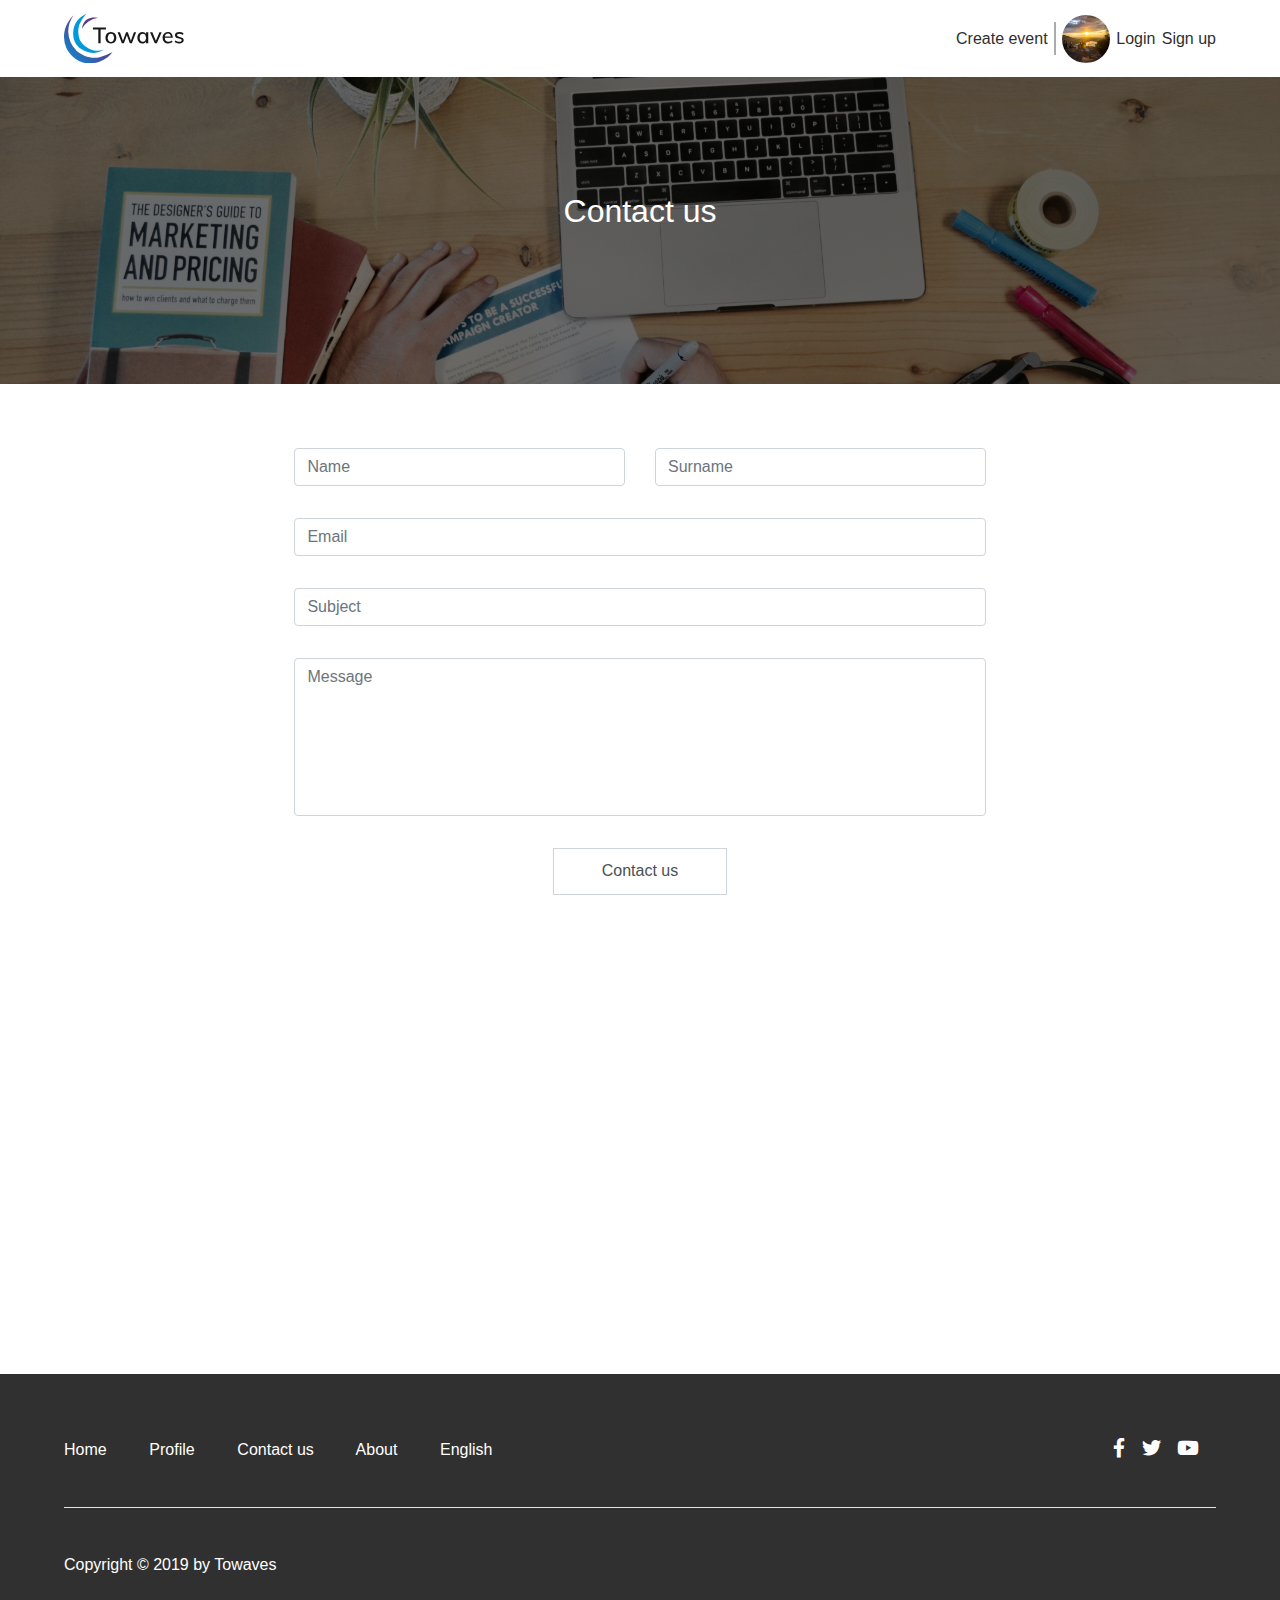
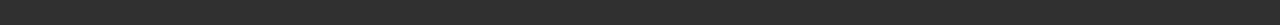
<file: contact.html>
<!DOCTYPE html>
<html lang="en">

<head>
    <meta charset="UTF-8">
    <meta name="viewport" content="width=device-width, initial-scale=1.0">
    <meta http-equiv="X-UA-Compatible" content="ie=edge">
    <title>Document</title>
    <link rel="stylesheet" href="css/style.css">
    <link rel="stylesheet" href="css/contact.css">
    <link rel="stylesheet" href="https://stackpath.bootstrapcdn.com/bootstrap/4.3.1/css/bootstrap.min.css"
        integrity="sha384-ggOyR0iXCbMQv3Xipma34MD+dH/1fQ784/j6cY/iJTQUOhcWr7x9JvoRxT2MZw1T" crossorigin="anonymous">
    <link rel="stylesheet" href="https://cdnjs.cloudflare.com/ajax/libs/font-awesome/5.9.0/css/all.min.css">

</head>

<body>
   <!-- NavigationBar Start--------------------------------------- -->
   <div id="main">
    <div class="nav">
      <div class="containers">
        <div class="navBar">
          <div>
            <svg xmlns="http://www.w3.org/2000/svg" xmlns:xlink="http://www.w3.org/1999/xlink" width="119.729"
              height="49.497" viewBox="0 0 119.729 49.497">
              <defs>
                <linearGradient id="linear-gradient" x1="0.017" y1="0.971" x2="1.291" y2="-0.318"
                  gradientUnits="objectBoundingBox">
                  <stop offset="0" stop-color="#009ada" />
                  <stop offset="0.13" stop-color="#1d79c1" />
                  <stop offset="0.295" stop-color="#3d57a8" />
                  <stop offset="0.464" stop-color="#553d94" />
                  <stop offset="0.636" stop-color="#672a86" />
                  <stop offset="0.812" stop-color="#711e7d" />
                  <stop offset="1" stop-color="#751b7b" />
                </linearGradient>
                <linearGradient id="linear-gradient-2" x1="14.931" y1="-11.372" x2="16.942" y2="-12.963"
                  xlink:href="#linear-gradient" />
                <linearGradient id="linear-gradient-3" x1="-1.548" y1="3.247" x2="2.273" y2="-2.217"
                  xlink:href="#linear-gradient" />
              </defs>
              <g id="Group_264" data-name="Group 264" transform="translate(-211.977 -124.425)">
                <g id="Group_262" data-name="Group 262" transform="translate(240.946 138.011)">
                  <path id="Path_448" data-name="Path 448"
                    d="M282.744,170.873V157.016h-5.335v-1.9h12.972v1.9h-5.335v13.857Z"
                    transform="translate(-277.409 -155.112)" fill="#1a1718" />
                  <path id="Path_449" data-name="Path 449"
                    d="M308.2,175.781a4.8,4.8,0,0,1-1.915-2.014,6.563,6.563,0,0,1-.675-3.055,6.631,6.631,0,0,1,.675-3.066,4.791,4.791,0,0,1,1.915-2.025,6.155,6.155,0,0,1,5.733,0,4.8,4.8,0,0,1,1.915,2.025,6.637,6.637,0,0,1,.675,3.066,6.568,6.568,0,0,1-.675,3.055,4.807,4.807,0,0,1-1.915,2.014,6.155,6.155,0,0,1-5.733,0Zm5.224-2.081a5.787,5.787,0,0,0-.011-5.955,2.817,2.817,0,0,0-2.335-1.04,2.873,2.873,0,0,0-2.369,1.04,5.722,5.722,0,0,0-.011,5.955,3.251,3.251,0,0,0,4.726,0Z"
                    transform="translate(-293.124 -160.573)" fill="#1a1718" />
                  <path id="Path_450" data-name="Path 450"
                    d="M349.4,165.512h2.191l-4.25,11.157H345.3l-2.989-8.08-2.966,8.08H337.31l-4.25-11.157h2.324l3.032,8.523,3.077-8.523h1.771l3.077,8.523Z"
                    transform="translate(-308.422 -160.908)" fill="#1a1718" />
                  <path id="Path_451" data-name="Path 451"
                    d="M388.63,165.178v11.157h-2.214v-1.9a3.419,3.419,0,0,1-1.45,1.527,4.576,4.576,0,0,1-2.247.531,4.6,4.6,0,0,1-4.339-2.712,6.928,6.928,0,0,1-.619-3.022,7.035,7.035,0,0,1,.631-3.055,4.874,4.874,0,0,1,1.759-2.059,4.622,4.622,0,0,1,2.568-.731,4.44,4.44,0,0,1,2.236.542,3.64,3.64,0,0,1,1.461,1.538v-1.815Zm-3.044,8.489a5.7,5.7,0,0,0,0-5.922,3.158,3.158,0,0,0-4.716.033,4.673,4.673,0,0,0-.852,2.977,4.492,4.492,0,0,0,.852,2.922,2.9,2.9,0,0,0,2.38,1.04A2.805,2.805,0,0,0,385.586,173.667Z"
                    transform="translate(-333.332 -160.573)" fill="#1a1718" />
                  <path id="Path_452" data-name="Path 452"
                    d="M415.69,165.562h2.236L413.078,176.7h-2.014l-4.8-11.135h2.369l3.5,8.611Z"
                    transform="translate(-349.214 -160.935)" fill="#1a1718" />
                  <path id="Path_453" data-name="Path 453"
                    d="M444.843,170.8h-7.969q.11,3.918,3.564,3.918a5.539,5.539,0,0,0,3.52-1.262l.686,1.594a5.468,5.468,0,0,1-1.915,1.051,7.348,7.348,0,0,1-2.335.387,5.659,5.659,0,0,1-4.206-1.538,5.723,5.723,0,0,1-1.527-4.217,6.592,6.592,0,0,1,.676-3.033,4.96,4.96,0,0,1,1.892-2.059,5.273,5.273,0,0,1,2.767-.731,4.5,4.5,0,0,1,3.553,1.461,5.894,5.894,0,0,1,1.3,4.051Zm-6.862-3.475a3.633,3.633,0,0,0-1.018,2.147h5.91a3.431,3.431,0,0,0-.863-2.158,2.641,2.641,0,0,0-1.97-.742A2.878,2.878,0,0,0,437.98,167.325Z"
                    transform="translate(-365.04 -160.573)" fill="#1a1718" />
                  <path id="Path_454" data-name="Path 454"
                    d="M461.859,175.073l.664-1.616a6.446,6.446,0,0,0,4.007,1.328,3.228,3.228,0,0,0,1.748-.387,1.233,1.233,0,0,0,.6-1.1,1.162,1.162,0,0,0-.41-.941,3.573,3.573,0,0,0-1.384-.587l-1.859-.443a4.25,4.25,0,0,1-2.225-1.1,2.7,2.7,0,0,1-.764-1.959,2.928,2.928,0,0,1,1.206-2.435,5.1,5.1,0,0,1,3.2-.93,6.8,6.8,0,0,1,2.269.376,5.251,5.251,0,0,1,1.826,1.063l-.687,1.572a5.4,5.4,0,0,0-3.409-1.284,2.955,2.955,0,0,0-1.683.41,1.307,1.307,0,0,0-.6,1.14,1.216,1.216,0,0,0,.376.93,2.653,2.653,0,0,0,1.2.553l1.9.465a4.728,4.728,0,0,1,2.358,1.118,2.68,2.68,0,0,1,.763,1.981,2.784,2.784,0,0,1-1.206,2.38,5.5,5.5,0,0,1-3.288.874A6.928,6.928,0,0,1,461.859,175.073Z"
                    transform="translate(-380.197 -160.573)" fill="#1a1718" />
                </g>
                <g id="Group_263" data-name="Group 263" transform="translate(211.977 124.425)">
                  <path id="Path_455" data-name="Path 455"
                    d="M221.384,127.8s-7.994,7.227-9.224,17.946a28.07,28.07,0,0,0,2.216,14.622c.692,1.5,5.349,11.15,16.49,14.429,12.652,3.724,22.82-3.961,24.942-5.566a27.047,27.047,0,0,0,4.741-4.947,64.733,64.733,0,0,1-13.016,5.292c-7.586,1.859-16.852-.659-23.343-6.648a29.083,29.083,0,0,1-8.011-18.853A27.591,27.591,0,0,1,221.384,127.8Z"
                    transform="translate(-211.977 -126.304)" fill="url(#linear-gradient)" />
                  <path id="Path_456" data-name="Path 456"
                    d="M263.441,159.668s-8.843,8.21-22.358,0c0,0-9.53-4.774-8.295-17.9,1.23-13.074,12.894-17.338,12.894-17.338s-8.248,8.607-7.9,17.042c.186,4.516.711,9.521,4.892,13.36C253.959,165.191,263.441,159.668,263.441,159.668Z"
                    transform="translate(-223.513 -124.425)" fill="url(#linear-gradient-2)" />
                  <path id="Path_457" data-name="Path 457"
                    d="M252.579,143.432s.419-5.669,4.429-8.858c4.8-3.82,11.758-2.056,11.758-2.056a19.725,19.725,0,0,0-9.755,3.638A20.678,20.678,0,0,0,252.579,143.432Z"
                    transform="translate(-234.603 -128.708)" fill="url(#linear-gradient-3)" />
                </g>
              </g>
            </svg>
          </div>
          <div class="rightnav">
            <a href="createEvent.html">Create event</a>
            <a class="line"></a>
            <div>
              <img src="img/arthur-poulin-NhU0nUR7920-unsplash.jpg" alt="">
            </div>
            <a href="loginFb.html">Login</a>
            <a href="register.html">Sign up</a>
          </div>
          <!-- Mobile Navbar Toggle--------------------------------- -->
          <button class="mobilenav" style="display:none" onclick="openNav()"">
              <i class=" fas fa-bars" style="font-size: 2rem;"></i>
          </button>
        </div>
      </div>
    </div>
<!-- Mobile Navbar Start--------------------------------------- -->
    <div id="mySidenav" class="sidenav">
      <ul class="list-group">
        <a href="javascript:void(0)" class="closebtn" onclick="closeNav()">
        
<svg xmlns="http://www.w3.org/2000/svg" width="34" height="34" viewBox="0 0 34 34">
  <g id="Group_253" data-name="Group 253" transform="translate(1131 -15)">
    <circle id="Ellipse_39" data-name="Ellipse 39" cx="17" cy="17" r="17" transform="translate(-1131 15)" fill="#fff"/>
    <g id="Group_252" data-name="Group 252" transform="translate(-1119.95 26.05)">
      <path id="Path_445" data-name="Path 445" d="M0,0V16.261" transform="translate(11.499 0) rotate(45)" fill="none" stroke="#343dbd" stroke-width="3"/>
      <path id="Path_446" data-name="Path 446" d="M0,0V16.261" transform="translate(0 0) rotate(-45)" fill="none" stroke="#343dbd" stroke-width="3"/>
    </g>
  </g>
</svg>
</a>
          <li class="list-group-item"><a href="loginFb.html">Log in</a></li>
          <li class="list-group-item"><a href="register.html">Sign up</a></li>
          <li class="list-group-item"><a href="createEvent.html">Create event</a></li>


        </ul>
    </div>
    <div class="clearfix"></div>
   
  </div>


    <!-- Page-Header Section Start--------------------------------------- -->
    <div class="page-head">
        <h5>Contact us</h5>
    </div>


    <!-- Form Section Start--------------------------------------- -->
    <div class="form-groups">
        <div class="containers">
            <form>
                <div class="row">
                    <div class="col-lg-6 col-12">
                        <input type="text" class="form-control" placeholder="Name">
                    </div>
                    <div class="col-lg-6 col-12">
                        <input type="text" class="form-control" placeholder="Surname">
                    </div>
                    <div class="col-lg-12 col-12">
                        <input type="text" class="form-control" placeholder="Email">
                    </div>
                    <div class="col-lg-12 col-12">
                        <input type="text" class="form-control" placeholder="Subject">
                    </div>
                    <div class="col-lg-12 col-12">
                        <textarea class="form-control" placeholder="Message" id="" rows="6"></textarea>
                    </div>
                </div>
                <button type="submit">Contact us</button>
            </form>
        </div>
    </div>


    <!-- Map Section Start--------------------------------------- -->
    <div class="map">
        <div class="mapouter">
            <div class="gmap_canvas">
                <iframe width="100%" height="415" id="gmap_canvas"
                    src="https://maps.google.com/maps?q=innoland&t=&z=11&ie=UTF8&iwloc=&output=embed" frameborder="0"
                    scrolling="no" marginheight="0" marginwidth="0">
                </iframe>Google Maps Generator by <a href="https://www.embedgooglemap.net">embedgooglemap.net</a></div>
            <style>
                .mapouter {
                    position: relative;
                    text-align: right;
                    height: 415px;
                    width: 100%;
                }

                .gmap_canvas {
                    overflow: hidden;
                    background: none !important;
                    height: 415px;
                    width: 100%;
                }
            </style>
        </div>
    </div>

<!-- Footer Section Start--------------------------------------- -->
<footer>
    <div class="containers">
      <div class="row foot">
        <div class="col-lg-10 col-md-10 col-12">
          <a href="index.html">Home</a>
          <a href="profile.html">Profile</a>
          <a href="contact.html">Contact us</a>
          <a href="about.html">About</a>
          <a href="#">English</a>

        </div>
        <div class="col-lg-2 col-md-2 col-12">
          <a href=""><i class="fab fa-facebook-f"></i></a>
          <a href=""><i class="fab fa-twitter"></i></a>
          <a href=""><i class="fab fa-youtube"></i></a>
        </div>
      </div>
      <hr>
      <p>Copyright © 2019 by Towaves</p>
    </div>
  </footer>

    <script src="js/js.js"></script>
</body>

</html>
</file>
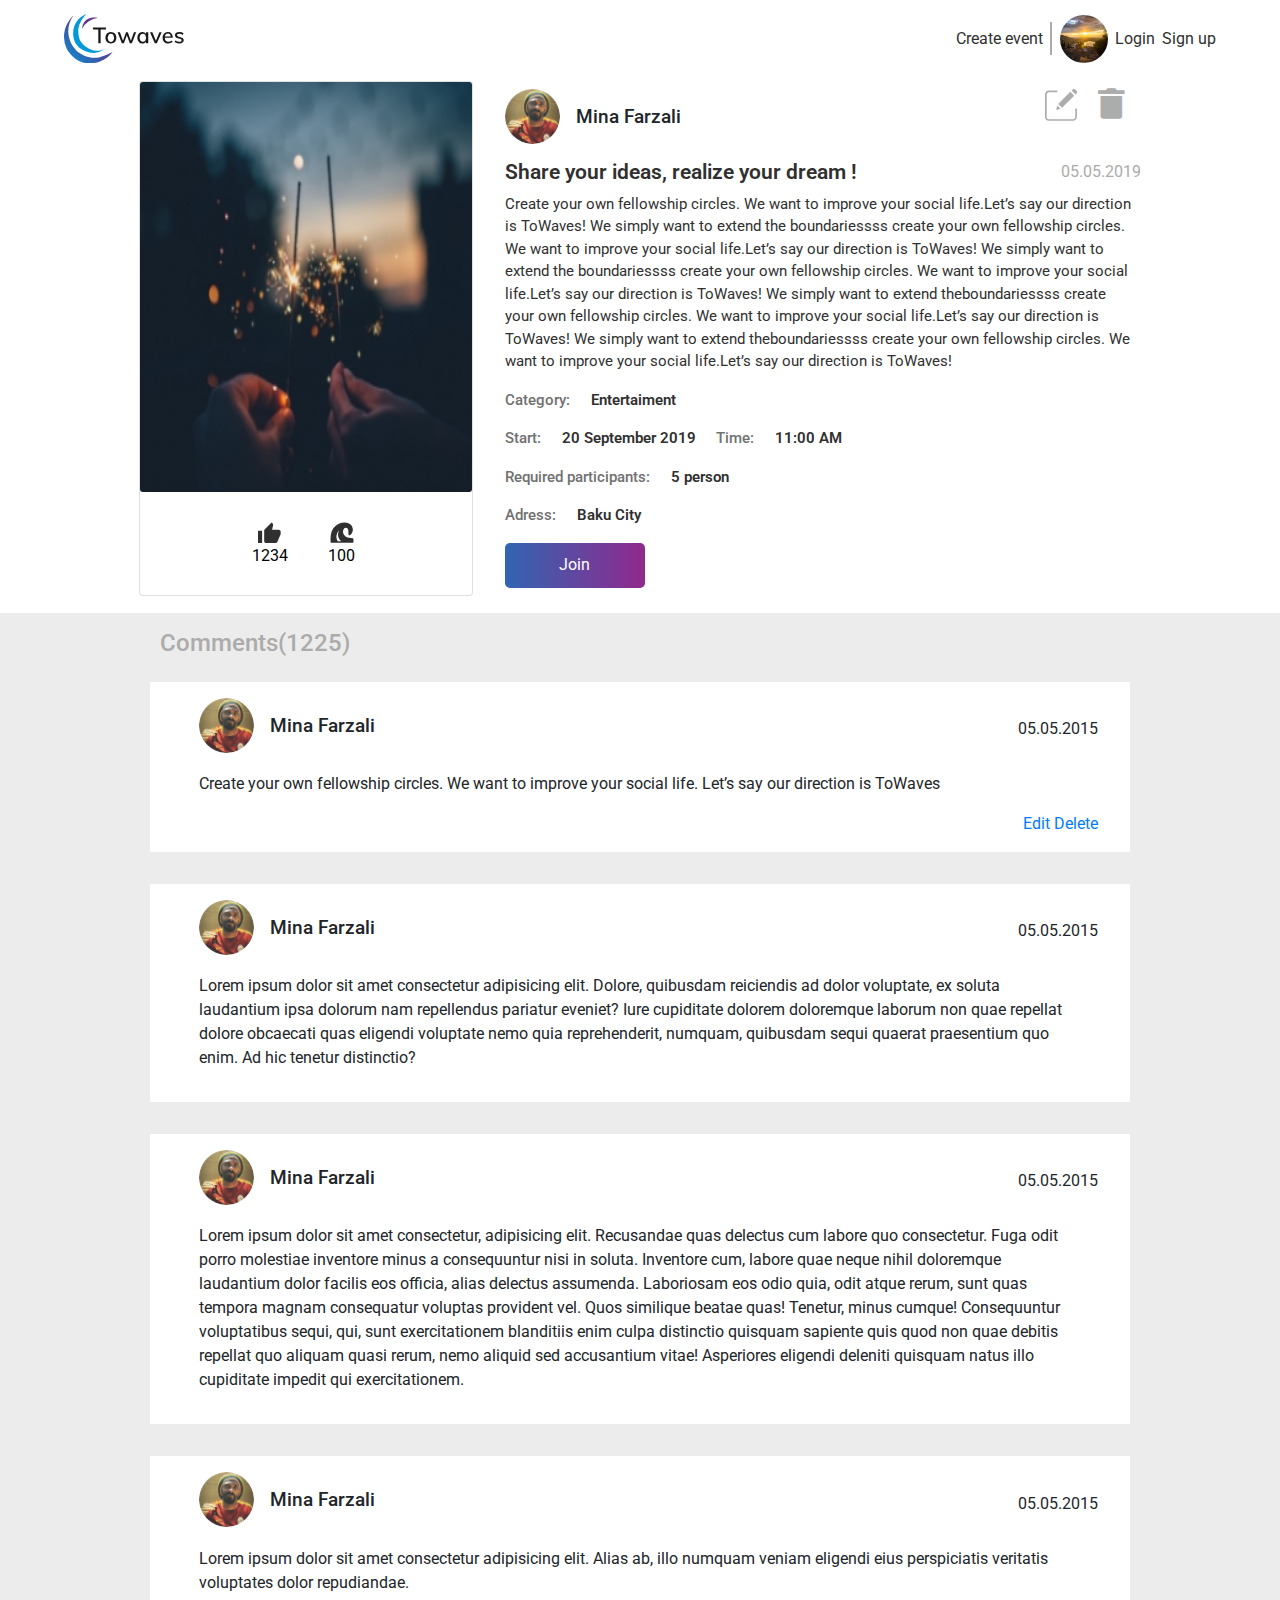
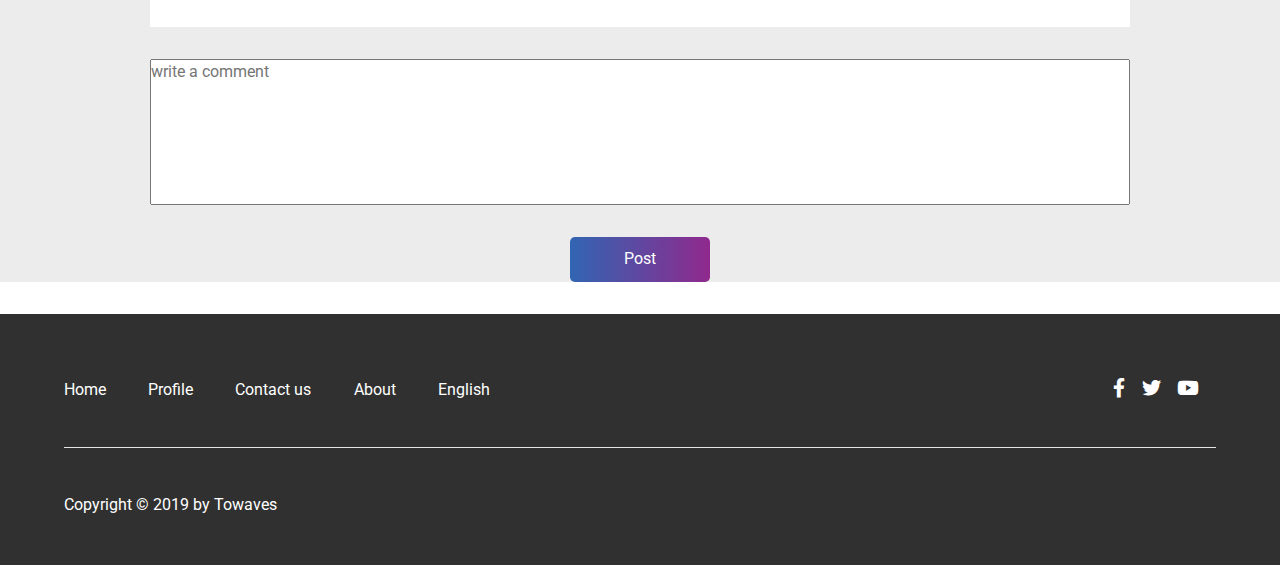
<file: description.html>
<!DOCTYPE html>
<html lang="en">

<head>
    <meta charset="UTF-8">
    <meta name="viewport" content="width=device-width, initial-scale=1.0">
    <meta http-equiv="X-UA-Compatible" content="ie=edge">
    <title>Document</title>
    <link rel="stylesheet" href="https://stackpath.bootstrapcdn.com/bootstrap/4.3.1/css/bootstrap.min.css"
        integrity="sha384-ggOyR0iXCbMQv3Xipma34MD+dH/1fQ784/j6cY/iJTQUOhcWr7x9JvoRxT2MZw1T" crossorigin="anonymous">
    <link href="https://fonts.googleapis.com/css?family=Roboto&display=swap" rel="stylesheet">
    <link rel="stylesheet" href="https://cdnjs.cloudflare.com/ajax/libs/font-awesome/5.9.0/css/all.css">
    <link rel="stylesheet" href="css/style.css">
    <link rel="stylesheet" href="css/description.css">

</head>

<body>

  <!-- NavigationBar Start--------------------------------------- -->
  <div id="main">
    <div class="nav">
      <div class="containers">
        <div class="navBar">
          <div>
            <svg xmlns="http://www.w3.org/2000/svg" xmlns:xlink="http://www.w3.org/1999/xlink" width="119.729"
              height="49.497" viewBox="0 0 119.729 49.497">
              <defs>
                <linearGradient id="linear-gradient" x1="0.017" y1="0.971" x2="1.291" y2="-0.318"
                  gradientUnits="objectBoundingBox">
                  <stop offset="0" stop-color="#009ada" />
                  <stop offset="0.13" stop-color="#1d79c1" />
                  <stop offset="0.295" stop-color="#3d57a8" />
                  <stop offset="0.464" stop-color="#553d94" />
                  <stop offset="0.636" stop-color="#672a86" />
                  <stop offset="0.812" stop-color="#711e7d" />
                  <stop offset="1" stop-color="#751b7b" />
                </linearGradient>
                <linearGradient id="linear-gradient-2" x1="14.931" y1="-11.372" x2="16.942" y2="-12.963"
                  xlink:href="#linear-gradient" />
                <linearGradient id="linear-gradient-3" x1="-1.548" y1="3.247" x2="2.273" y2="-2.217"
                  xlink:href="#linear-gradient" />
              </defs>
              <g id="Group_264" data-name="Group 264" transform="translate(-211.977 -124.425)">
                <g id="Group_262" data-name="Group 262" transform="translate(240.946 138.011)">
                  <path id="Path_448" data-name="Path 448"
                    d="M282.744,170.873V157.016h-5.335v-1.9h12.972v1.9h-5.335v13.857Z"
                    transform="translate(-277.409 -155.112)" fill="#1a1718" />
                  <path id="Path_449" data-name="Path 449"
                    d="M308.2,175.781a4.8,4.8,0,0,1-1.915-2.014,6.563,6.563,0,0,1-.675-3.055,6.631,6.631,0,0,1,.675-3.066,4.791,4.791,0,0,1,1.915-2.025,6.155,6.155,0,0,1,5.733,0,4.8,4.8,0,0,1,1.915,2.025,6.637,6.637,0,0,1,.675,3.066,6.568,6.568,0,0,1-.675,3.055,4.807,4.807,0,0,1-1.915,2.014,6.155,6.155,0,0,1-5.733,0Zm5.224-2.081a5.787,5.787,0,0,0-.011-5.955,2.817,2.817,0,0,0-2.335-1.04,2.873,2.873,0,0,0-2.369,1.04,5.722,5.722,0,0,0-.011,5.955,3.251,3.251,0,0,0,4.726,0Z"
                    transform="translate(-293.124 -160.573)" fill="#1a1718" />
                  <path id="Path_450" data-name="Path 450"
                    d="M349.4,165.512h2.191l-4.25,11.157H345.3l-2.989-8.08-2.966,8.08H337.31l-4.25-11.157h2.324l3.032,8.523,3.077-8.523h1.771l3.077,8.523Z"
                    transform="translate(-308.422 -160.908)" fill="#1a1718" />
                  <path id="Path_451" data-name="Path 451"
                    d="M388.63,165.178v11.157h-2.214v-1.9a3.419,3.419,0,0,1-1.45,1.527,4.576,4.576,0,0,1-2.247.531,4.6,4.6,0,0,1-4.339-2.712,6.928,6.928,0,0,1-.619-3.022,7.035,7.035,0,0,1,.631-3.055,4.874,4.874,0,0,1,1.759-2.059,4.622,4.622,0,0,1,2.568-.731,4.44,4.44,0,0,1,2.236.542,3.64,3.64,0,0,1,1.461,1.538v-1.815Zm-3.044,8.489a5.7,5.7,0,0,0,0-5.922,3.158,3.158,0,0,0-4.716.033,4.673,4.673,0,0,0-.852,2.977,4.492,4.492,0,0,0,.852,2.922,2.9,2.9,0,0,0,2.38,1.04A2.805,2.805,0,0,0,385.586,173.667Z"
                    transform="translate(-333.332 -160.573)" fill="#1a1718" />
                  <path id="Path_452" data-name="Path 452"
                    d="M415.69,165.562h2.236L413.078,176.7h-2.014l-4.8-11.135h2.369l3.5,8.611Z"
                    transform="translate(-349.214 -160.935)" fill="#1a1718" />
                  <path id="Path_453" data-name="Path 453"
                    d="M444.843,170.8h-7.969q.11,3.918,3.564,3.918a5.539,5.539,0,0,0,3.52-1.262l.686,1.594a5.468,5.468,0,0,1-1.915,1.051,7.348,7.348,0,0,1-2.335.387,5.659,5.659,0,0,1-4.206-1.538,5.723,5.723,0,0,1-1.527-4.217,6.592,6.592,0,0,1,.676-3.033,4.96,4.96,0,0,1,1.892-2.059,5.273,5.273,0,0,1,2.767-.731,4.5,4.5,0,0,1,3.553,1.461,5.894,5.894,0,0,1,1.3,4.051Zm-6.862-3.475a3.633,3.633,0,0,0-1.018,2.147h5.91a3.431,3.431,0,0,0-.863-2.158,2.641,2.641,0,0,0-1.97-.742A2.878,2.878,0,0,0,437.98,167.325Z"
                    transform="translate(-365.04 -160.573)" fill="#1a1718" />
                  <path id="Path_454" data-name="Path 454"
                    d="M461.859,175.073l.664-1.616a6.446,6.446,0,0,0,4.007,1.328,3.228,3.228,0,0,0,1.748-.387,1.233,1.233,0,0,0,.6-1.1,1.162,1.162,0,0,0-.41-.941,3.573,3.573,0,0,0-1.384-.587l-1.859-.443a4.25,4.25,0,0,1-2.225-1.1,2.7,2.7,0,0,1-.764-1.959,2.928,2.928,0,0,1,1.206-2.435,5.1,5.1,0,0,1,3.2-.93,6.8,6.8,0,0,1,2.269.376,5.251,5.251,0,0,1,1.826,1.063l-.687,1.572a5.4,5.4,0,0,0-3.409-1.284,2.955,2.955,0,0,0-1.683.41,1.307,1.307,0,0,0-.6,1.14,1.216,1.216,0,0,0,.376.93,2.653,2.653,0,0,0,1.2.553l1.9.465a4.728,4.728,0,0,1,2.358,1.118,2.68,2.68,0,0,1,.763,1.981,2.784,2.784,0,0,1-1.206,2.38,5.5,5.5,0,0,1-3.288.874A6.928,6.928,0,0,1,461.859,175.073Z"
                    transform="translate(-380.197 -160.573)" fill="#1a1718" />
                </g>
                <g id="Group_263" data-name="Group 263" transform="translate(211.977 124.425)">
                  <path id="Path_455" data-name="Path 455"
                    d="M221.384,127.8s-7.994,7.227-9.224,17.946a28.07,28.07,0,0,0,2.216,14.622c.692,1.5,5.349,11.15,16.49,14.429,12.652,3.724,22.82-3.961,24.942-5.566a27.047,27.047,0,0,0,4.741-4.947,64.733,64.733,0,0,1-13.016,5.292c-7.586,1.859-16.852-.659-23.343-6.648a29.083,29.083,0,0,1-8.011-18.853A27.591,27.591,0,0,1,221.384,127.8Z"
                    transform="translate(-211.977 -126.304)" fill="url(#linear-gradient)" />
                  <path id="Path_456" data-name="Path 456"
                    d="M263.441,159.668s-8.843,8.21-22.358,0c0,0-9.53-4.774-8.295-17.9,1.23-13.074,12.894-17.338,12.894-17.338s-8.248,8.607-7.9,17.042c.186,4.516.711,9.521,4.892,13.36C253.959,165.191,263.441,159.668,263.441,159.668Z"
                    transform="translate(-223.513 -124.425)" fill="url(#linear-gradient-2)" />
                  <path id="Path_457" data-name="Path 457"
                    d="M252.579,143.432s.419-5.669,4.429-8.858c4.8-3.82,11.758-2.056,11.758-2.056a19.725,19.725,0,0,0-9.755,3.638A20.678,20.678,0,0,0,252.579,143.432Z"
                    transform="translate(-234.603 -128.708)" fill="url(#linear-gradient-3)" />
                </g>
              </g>
            </svg>
          </div>
          <div class="rightnav">
            <a href="createEvent.html">Create event</a>
            <a class="line"></a>
            <div>
              <img src="img/arthur-poulin-NhU0nUR7920-unsplash.jpg" alt="">
            </div>
            <a href="loginFb.html">Login</a>
            <a href="register.html">Sign up</a>
          </div>
          <!-- Mobile Navbar Toggle--------------------------------- -->
          <button class="mobilenav" style="display:none" onclick="openNav()"">
              <i class=" fas fa-bars" style="font-size: 2rem;"></i>
          </button>
        </div>
      </div>
    </div>
<!-- Mobile Navbar Start--------------------------------------- -->
    <div id="mySidenav" class="sidenav">
      <ul class="list-group">
        <a href="javascript:void(0)" class="closebtn" onclick="closeNav()">
        
<svg xmlns="http://www.w3.org/2000/svg" width="34" height="34" viewBox="0 0 34 34">
  <g id="Group_253" data-name="Group 253" transform="translate(1131 -15)">
    <circle id="Ellipse_39" data-name="Ellipse 39" cx="17" cy="17" r="17" transform="translate(-1131 15)" fill="#fff"/>
    <g id="Group_252" data-name="Group 252" transform="translate(-1119.95 26.05)">
      <path id="Path_445" data-name="Path 445" d="M0,0V16.261" transform="translate(11.499 0) rotate(45)" fill="none" stroke="#343dbd" stroke-width="3"/>
      <path id="Path_446" data-name="Path 446" d="M0,0V16.261" transform="translate(0 0) rotate(-45)" fill="none" stroke="#343dbd" stroke-width="3"/>
    </g>
  </g>
</svg>
</a>
          <li class="list-group-item"><a href="loginFb.html">Log in</a></li>
          <li class="list-group-item"><a href="register.html">Sign up</a></li>
          <li class="list-group-item"><a href="createEvent.html">Create event</a></li>


        </ul>
    </div>
    <div class="clearfix"></div>
   
  </div>
 <!-- Description Section Start--------------------------------------- -->
    <section class="descrp">
        <div class="containers">
            <div class="row">

                <div class="card mb-3" style="max-width: 85%; margin: auto; border: 1px solid white !important;">
                    <div class="row no-gutters" style="margin-top: 5rem;">
                        <div class="col-md-4 card-pict">
                            <div class="card" style="width: 100%; height: 100%;">
                                <img src="./img/ian-schneider-PAykYb-8Er8-unsplash.jpg" class="card-img" alt="...">
                                <div class="rating">
                                    <button class="like">
                                        <svg onmouseover="hover(this,'#90298d')" onmouseout="hover(this,'#303030')"
                                            id="like" width="23" height="21" xmlns="http://www.w3.org/2000/svg"
                                            version="1.1" xmlns:xlink="http://www.w3.org/1999/xlink"
                                            xmlns:avocode="https://avocode.com/" viewBox="0 0 23 21">
                                            <g>
                                                <path
                                                    d="M22.67114,9.76966c0,-1.13869 -0.9223,-2.06102 -2.06104,-2.06102h-6.50769v0l0.98413,-4.70939c0.02063,-0.10303 0.03607,-0.21124 0.03607,-0.32461c0,-0.42764 -0.17517,-0.81408 -0.45343,-1.09232l-1.09747,-1.0872v0l-6.78589,6.78588c-0.37097,0.37615 -0.6028,0.89142 -0.6028,1.45818v10.30504c0,1.13874 0.92232,2.06103 2.06105,2.06103h9.2746c0.85529,0 1.58691,-0.52039 1.89606,-1.25723l3.10693,-7.26506c0.09277,-0.23703 0.14948,-0.48947 0.14948,-0.75225v-1.9734v0l-0.01038,-0.01029v0z"
                                                    fill="#303030" fill-opacity="1"></path>
                                                <path d="M0,21.10523v0v-12.36606v0h4.122v0v12.36606v0z" fill="#303030"
                                                    fill-opacity="1">
                                                </path>
                                            </g>
                                        </svg>
                                        <div>1234</div>
                                    </button>
                                    <button class="wave">
                                        <svg onclick="increment(this)" onmouseover="hover(this,'#3165b2')"
                                            onmouseout="hover(this,'#303030')" id="wave" width="24" height="21"
                                            xmlns="http://www.w3.org/2000/svg" version="1.1"
                                            xmlns:xlink="http://www.w3.org/1999/xlink"
                                            xmlns:avocode="https://avocode.com/" viewBox="0 0 24 21">
                                            <g>
                                                <path
                                                    d="M7.7183,19.20845c-2.11871,-3.63161 -1.36496,-7.90185 1.30525,-10.72117c-1.91616,3.69051 -0.92802,8.37806 2.27328,10.72117zM22.72687,16.21569c-5.13382,0.00197 -8.59218,-1.79276 -9.4884,-4.92289c-0.6499,-2.26987 0.26405,-5.42253 2.64236,-5.53863c2.56593,0.16913 2.62469,3.03428 2.53888,5.26957c-0.03166,0.83173 -0.05066,1.3336 0.12032,1.70161c0.19533,0.41888 0.63029,0.6208 1.11256,0.5168c1.114,-0.24353 3.18172,-2.67657 3.19632,-5.50243c0.02145,-4.22075 -3.41064,-7.19953 -8.34738,-7.24414c-0.03946,-0.00027 -0.07797,-0.00049 -0.11784,-0.00049c-6.80235,0.00009 -13.71817,5.31064 -13.85017,15.52352v3.93793c0,0.4132 0.33499,0.74824 0.74819,0.74824h21.43661c0.41324,0 0.74818,-0.33504 0.74818,-0.74824v-2.99356c0,-0.40961 -0.32997,-0.74747 -0.73962,-0.7473z"
                                                    fill="#303030" fill-opacity="1"></path>
                                            </g>
                                        </svg>
                                        <div>100</div>
                                    </button>
                                </div>
                            </div>
                        </div>
                        <div class="col-md-8">
                            <div class="card-body" style="padding: 0.5rem; padding-left: 2rem;">

                            
                                <button>
                                    <i class="fas fa-trash"></i>
                                </button>
                                <button>
                                        <svg xmlns="http://www.w3.org/2000/svg" width="32" height="31.837"
                                            viewBox="0 0 32 31.837">
                                            <g id="Group_188" data-name="Group 188" transform="translate(-6000.75 149.352)">
                                                <path id="Path_101" data-name="Path 101"
                                                    d="M6000.75-126.681c.052-.2.1-.4.156-.6a4.13,4.13,0,0,1,3.965-3.055c2.479-.043,4.958-.018,7.437-.011a.845.845,0,0,1,.92.852.848.848,0,0,1-.945.82c-2.417,0-4.833,0-7.25,0a2.515,2.515,0,0,0-2.567,2.1,3.147,3.147,0,0,0-.033.56q0,10.781,0,21.562a2.506,2.506,0,0,0,2.66,2.663q11.624,0,23.249,0a2.515,2.515,0,0,0,2.656-2.673q0-3.594,0-7.187a.831.831,0,0,1,.768-.925.812.812,0,0,1,.883.668,1.731,1.731,0,0,1,.026.341c0,2.406.009,4.812,0,7.218a4.169,4.169,0,0,1-3.229,4.115,5.007,5.007,0,0,1-1.145.115q-11.594.009-23.187,0a4.167,4.167,0,0,1-4.312-3.556,1.012,1.012,0,0,0-.052-.146Z"
                                                    transform="translate(0 -17.413)" fill="#abacac" />
                                                <path id="Path_102" data-name="Path 102"
                                                    d="M6325.246-145.906a4.248,4.248,0,0,1-1.456,1.963l-3.954-3.954a15.2,15.2,0,0,1,1.123-1.047,2,2,0,0,1,2.492.056,11.366,11.366,0,0,1,1.34,1.351,4.206,4.206,0,0,1,.456.943Z"
                                                    transform="translate(-292.495)" fill="#abacac" />
                                                <path id="Path_103" data-name="Path 103"
                                                    d="M6163-99.531l-3.847-3.848,12.148-12.148,3.849,3.847Z"
                                                    transform="translate(-145.206 -31.007)" fill="#abacac" />
                                                <path id="Path_104" data-name="Path 104"
                                                    d="M6138.456,52.9l-4.3,1.19c.407-1.471.8-2.893,1.191-4.3Z"
                                                    transform="translate(-122.292 -182.549)" fill="#abacac" />
                                            </g>
                                        </svg>
                                    </button>
                                <div class="prof">
                                    <img src="./img/users/FB_IMG_1538324925231.png" alt="">
                                    <h5 class="card-title">Mina Farzali</h5>
                                </div>
                                <div class="text-title">
                                    <h5>Share your ideas, realize your dream !</h5>
                                    <p>05.05.2019</p>
                                </div>
                                <div class="text-main">
                                    <p>Create your own fellowship circles. We want to improve your social
                                        life.Let’s say our direction is ToWaves! We simply want to extend the
                                        boundariessss create your own fellowship circles. We want to improve
                                        your social life.Let’s say our direction is ToWaves! We simply want to
                                        extend the boundariessss create your own fellowship circles. We want
                                        to improve your social life.Let’s say our direction is ToWaves! We simply
                                        want to extend theboundariessss create your own fellowship circles. We want
                                        to improve your social life.Let’s say our direction is ToWaves! We simply
                                        want to extend theboundariessss create your own fellowship circles. We want
                                        to improve your social life.Let’s say our direction is ToWaves!</p>
                                </div>

                                <div class="card-info">
                                    <div class="infor">
                                        <p class="main-info">Category:</p>
                                        <p>Entertaiment</p>
                                    </div>
                                    <div class="infor">
                                        <p class="main-info">Start:</p>
                                        <p>20 September 2019</a>
                                            <p class="main-info">Time:</p>
                                            <p>11:00 AM</p>
                                    </div>

                                    <div class="infor">
                                        <p class="main-info">Required participants:</p>
                                        <p>5 person</p>
                                    </div>

                                    <div class="infor">
                                        <p class="main-info">Adress:</p>
                                        <p>Baku City</p>
                                    </div>
                                    <button class="join">Join</button>

                                </div>
                            </div>
                        </div>
                    </div>
                </div>
            </div>
        </div>

    </section>


     <!-- Comments Section Start--------------------------------------- -->
    <section class="comments">
        <div class="containers">
            <h1>Comments(1225)</h1>
            <div class="comment">
                <div class="auto">
                    <div class="prof">
                        <p>05.05.2015</p>
                        <img src="./img/users/FB_IMG_1538324925231.png" alt="">
                        <h5 class="card-title">Mina Farzali</h5>
                    </div>
                    <p>Create your own fellowship circles. We want to improve your social life. Let’s say our direction
                        is ToWaves</p>
                </div>
              <div class="crud" style="text-align: right;
              margin-right: 2rem;">
                <a href="">Edit</a>
                <a href="">Delete</a>
              </div>
            </div>
            <div class="comment">
                <div class="auto">
                    <div class="prof">
                        <p>05.05.2015</p>
                        <img src="./img/users/FB_IMG_1538324925231.png" alt="">
                        <h5 class="card-title">Mina Farzali</h5>
                    </div>
                    <p>Lorem ipsum dolor sit amet consectetur adipisicing elit. Dolore, quibusdam reiciendis ad dolor
                        voluptate, ex soluta laudantium ipsa dolorum nam repellendus pariatur eveniet? Iure cupiditate
                        dolorem doloremque laborum non quae repellat dolore obcaecati quas eligendi voluptate nemo quia
                        reprehenderit, numquam, quibusdam sequi quaerat praesentium quo enim. Ad hic tenetur distinctio?
                    </p>
                </div>
            </div>
            <div class="comment">
                <div class="auto">
                    <div class="prof">
                        <p>05.05.2015</p>
                        <img src="./img/users/FB_IMG_1538324925231.png" alt="">
                        <h5 class="card-title">Mina Farzali</h5>
                    </div>
                    <p>Lorem ipsum dolor sit amet consectetur, adipisicing elit. Recusandae quas delectus cum labore quo
                        consectetur. Fuga odit porro molestiae inventore minus a consequuntur nisi in soluta. Inventore
                        cum, labore quae neque nihil doloremque laudantium dolor facilis eos officia, alias delectus
                        assumenda. Laboriosam eos odio quia, odit atque rerum, sunt quas tempora magnam consequatur
                        voluptas provident vel. Quos similique beatae quas! Tenetur, minus cumque! Consequuntur
                        voluptatibus sequi, qui, sunt exercitationem blanditiis enim culpa distinctio quisquam sapiente
                        quis quod non quae debitis repellat quo aliquam quasi rerum, nemo aliquid sed accusantium vitae!
                        Asperiores eligendi deleniti quisquam natus illo cupiditate impedit qui exercitationem.</p>
                </div>
            </div>
            <div class="comment">
                <div class="auto">
                    <div class="prof">
                        <p>05.05.2015</p>
                        <img src="./img/users/FB_IMG_1538324925231.png" alt="">
                        <h5 class="card-title">Mina Farzali</h5>
                    </div>
                    <p>Lorem ipsum dolor sit amet consectetur adipisicing elit. Alias ab, illo numquam veniam eligendi
                        eius perspiciatis veritatis voluptates dolor repudiandae.</p>
                </div>
            </div>
            <textarea placeholder="write a comment" rows="6"></textarea>
            <button class="post">Post</button>
        </div>
    </section>

<!-- Footer Section Start--------------------------------------- -->
<footer>
    <div class="containers">
      <div class="row foot">
        <div class="col-lg-10 col-md-10 col-12">
          <a href="index.html">Home</a>
          <a href="profile.html">Profile</a>
          <a href="contact.html">Contact us</a>
          <a href="about.html">About</a>
          <a href="#">English</a>

        </div>
        <div class="col-lg-2 col-md-2 col-12">
          <a href=""><i class="fab fa-facebook-f"></i></a>
          <a href=""><i class="fab fa-twitter"></i></a>
          <a href=""><i class="fab fa-youtube"></i></a>
        </div>
      </div>
      <hr>
      <p>Copyright © 2019 by Towaves</p>
    </div>
  </footer>


</body>
</html>
</file>
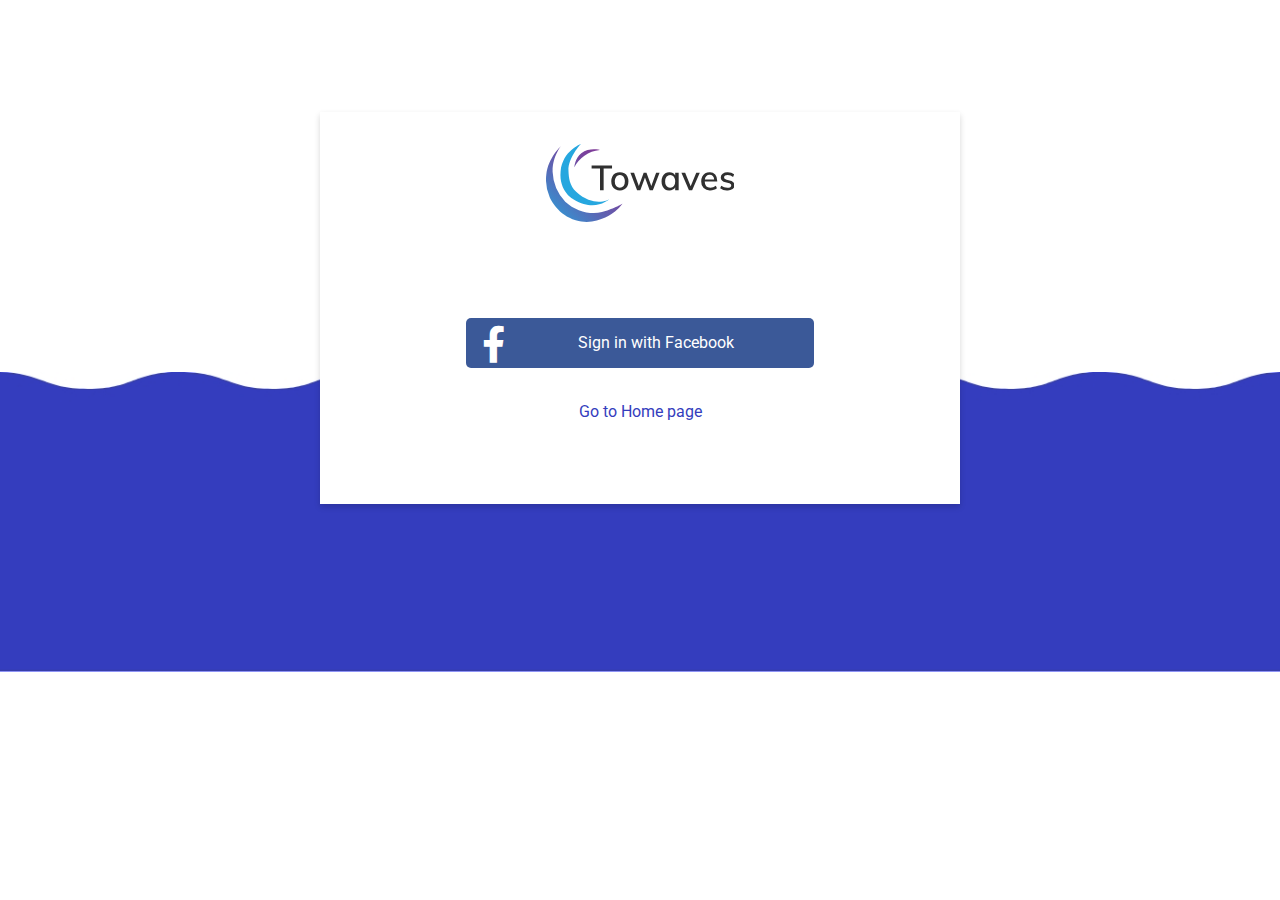
<file: loginFb.html>
<!DOCTYPE html>
<html lang="en">
<head>
    <meta charset="UTF-8">
    <meta name="viewport" content="width=device-width, initial-scale=1.0">
    <meta http-equiv="X-UA-Compatible" content="ie=edge">
    <title>Login</title>
    <link rel="stylesheet" href="css/login.css">
    <link rel="stylesheet" href="https://stackpath.bootstrapcdn.com/bootstrap/4.3.1/css/bootstrap.min.css"
    integrity="sha384-ggOyR0iXCbMQv3Xipma34MD+dH/1fQ784/j6cY/iJTQUOhcWr7x9JvoRxT2MZw1T" crossorigin="anonymous">
    <link rel="stylesheet" href="https://cdnjs.cloudflare.com/ajax/libs/font-awesome/5.9.0/css/all.min.css">
    <link href="https://fonts.googleapis.com/css?family=Roboto&display=swap" rel="stylesheet">
</head>
<body>
    
    <form class="login">
        <div class="brand">
                <svg xmlns="http://www.w3.org/2000/svg" xmlns:xlink="http://www.w3.org/1999/xlink" width="188.5" height="77.929" viewBox="0 0 188.5 77.929">
                    <defs>
                      <linearGradient id="linear-gradient" x1="0.017" y1="0.971" x2="1.291" y2="-0.318" gradientUnits="objectBoundingBox">
                        <stop offset="0" stop-color="#26a7df"/>
                        <stop offset="0.13" stop-color="#4086c9"/>
                        <stop offset="0.295" stop-color="#5c64b3"/>
                        <stop offset="0.464" stop-color="#724aa2"/>
                        <stop offset="0.636" stop-color="#823795"/>
                        <stop offset="0.812" stop-color="#8b2b8e"/>
                        <stop offset="1" stop-color="#8f288c"/>
                      </linearGradient>
                      <linearGradient id="linear-gradient-2" x1="14.931" y1="-11.372" x2="16.942" y2="-12.963" xlink:href="#linear-gradient"/>
                      <linearGradient id="linear-gradient-3" x1="-1.548" y1="3.247" x2="2.273" y2="-2.217" xlink:href="#linear-gradient"/>
                    </defs>
                    <g id="Group_64" data-name="Group 64" transform="translate(-585 -207)">
                      <g id="Group_52" data-name="Group 52" transform="translate(630.609 228.39)">
                        <path id="Path_26" data-name="Path 26" d="M285.808,179.926V158.109h-8.4v-3h20.423v3h-8.4v21.817Z" transform="translate(-277.409 -155.112)" fill="#303030"/>
                        <path id="Path_27" data-name="Path 27" d="M309.687,182.024a7.56,7.56,0,0,1-3.015-3.172,10.332,10.332,0,0,1-1.063-4.809,10.44,10.44,0,0,1,1.063-4.827,7.544,7.544,0,0,1,3.015-3.189,9.69,9.69,0,0,1,9.027,0,7.552,7.552,0,0,1,3.015,3.189,10.448,10.448,0,0,1,1.063,4.827,10.341,10.341,0,0,1-1.063,4.809,7.568,7.568,0,0,1-3.015,3.172,9.69,9.69,0,0,1-9.027,0Zm8.225-3.276a9.112,9.112,0,0,0-.017-9.375,4.435,4.435,0,0,0-3.677-1.638,4.523,4.523,0,0,0-3.729,1.638,9.008,9.008,0,0,0-.017,9.375,5.118,5.118,0,0,0,7.441,0Z" transform="translate(-285.953 -158.081)" fill="#303030"/>
                        <path id="Path_28" data-name="Path 28" d="M358.78,165.512h3.45l-6.691,17.565h-3.206l-4.706-12.721-4.67,12.721h-3.206l-6.691-17.565h3.659l4.774,13.418,4.844-13.418h2.788l4.845,13.418Z" transform="translate(-294.269 -158.263)" fill="#303030"/>
                        <path id="Path_29" data-name="Path 29" d="M394.872,165.33V182.9h-3.485v-3a5.386,5.386,0,0,1-2.283,2.4,7.207,7.207,0,0,1-3.537.836,7.235,7.235,0,0,1-6.831-4.269,10.909,10.909,0,0,1-.976-4.757,11.075,11.075,0,0,1,.993-4.81,7.676,7.676,0,0,1,2.771-3.241,7.276,7.276,0,0,1,4.043-1.15,6.99,6.99,0,0,1,3.52.854,5.726,5.726,0,0,1,2.3,2.422V165.33ZM390.08,178.7a8.966,8.966,0,0,0,0-9.323,4.972,4.972,0,0,0-7.423.052,7.353,7.353,0,0,0-1.342,4.688,7.069,7.069,0,0,0,1.342,4.6,4.571,4.571,0,0,0,3.747,1.638A4.416,4.416,0,0,0,390.08,178.7Z" transform="translate(-307.812 -158.081)" fill="#303030"/>
                        <path id="Path_30" data-name="Path 30" d="M421.107,165.562h3.519l-7.633,17.53h-3.171l-7.562-17.53h3.728l5.507,13.557Z" transform="translate(-316.447 -158.278)" fill="#303030"/>
                        <path id="Path_31" data-name="Path 31" d="M450.692,174.183H438.145q.174,6.169,5.611,6.169a8.722,8.722,0,0,0,5.541-1.987l1.08,2.509a8.609,8.609,0,0,1-3.015,1.655,11.573,11.573,0,0,1-3.678.61,8.912,8.912,0,0,1-6.622-2.422,9.01,9.01,0,0,1-2.4-6.639,10.387,10.387,0,0,1,1.063-4.775,7.81,7.81,0,0,1,2.98-3.241,8.3,8.3,0,0,1,4.356-1.15,7.089,7.089,0,0,1,5.593,2.3,9.281,9.281,0,0,1,2.04,6.378Zm-10.8-5.472a5.72,5.72,0,0,0-1.6,3.381h9.306a5.405,5.405,0,0,0-1.359-3.4,4.159,4.159,0,0,0-3.1-1.168A4.529,4.529,0,0,0,439.888,168.711Z" transform="translate(-325.051 -158.081)" fill="#303030"/>
                        <path id="Path_32" data-name="Path 32" d="M461.859,180.909l1.046-2.544a10.15,10.15,0,0,0,6.308,2.091,5.083,5.083,0,0,0,2.753-.61,1.94,1.94,0,0,0,.942-1.725,1.831,1.831,0,0,0-.645-1.481,5.631,5.631,0,0,0-2.178-.924l-2.928-.7a6.691,6.691,0,0,1-3.5-1.725,4.249,4.249,0,0,1-1.2-3.084,4.611,4.611,0,0,1,1.9-3.834,8.031,8.031,0,0,1,5.036-1.464,10.716,10.716,0,0,1,3.572.592,8.28,8.28,0,0,1,2.875,1.673l-1.081,2.474a8.5,8.5,0,0,0-5.366-2.021,4.65,4.65,0,0,0-2.649.645,2.057,2.057,0,0,0-.94,1.795,1.916,1.916,0,0,0,.593,1.464,4.177,4.177,0,0,0,1.882.871l3,.732a7.439,7.439,0,0,1,3.712,1.76,4.22,4.22,0,0,1,1.2,3.119,4.384,4.384,0,0,1-1.9,3.747,8.659,8.659,0,0,1-5.176,1.377A10.906,10.906,0,0,1,461.859,180.909Z" transform="translate(-333.291 -158.081)" fill="#303030"/>
                      </g>
                      <g id="Group_53" data-name="Group 53" transform="translate(585 207)">
                        <path id="Path_33" data-name="Path 33" d="M226.788,127.8S214.2,139.174,212.266,156.05a44.193,44.193,0,0,0,3.489,23.022c1.09,2.359,8.422,17.555,25.962,22.718,19.919,5.863,35.927-6.236,39.269-8.762a42.581,42.581,0,0,0,7.465-7.789s-10.932,5.99-20.493,8.332c-11.943,2.926-26.532-1.038-36.752-10.466a45.788,45.788,0,0,1-12.612-29.682C218.115,138.889,226.788,127.8,226.788,127.8Z" transform="translate(-211.977 -125.446)" fill="url(#linear-gradient)"/>
                        <path id="Path_34" data-name="Path 34" d="M281.112,179.912s-13.923,12.926-35.2,0c0,0-15-7.517-13.06-28.187,1.936-20.583,20.3-27.3,20.3-27.3s-12.986,13.551-12.44,26.831c.292,7.11,1.12,14.99,7.7,21.034C266.184,188.607,281.112,179.912,281.112,179.912Z" transform="translate(-218.248 -124.425)" fill="url(#linear-gradient-2)"/>
                        <path id="Path_35" data-name="Path 35" d="M252.579,149.935s.66-8.926,6.973-13.946c7.561-6.014,18.512-3.238,18.512-3.238a31.056,31.056,0,0,0-15.358,5.728A32.556,32.556,0,0,0,252.579,149.935Z" transform="translate(-224.278 -126.754)" fill="url(#linear-gradient-3)"/>
                      </g>
                    </g>
                  </svg>
                  
        </div>
      <div class="fb">
          <a href="">
              <span><i class="fab fa-facebook-f"></i></span>
              <span>Sign in with Facebook</span>
          </a>
      </div>
          <a class="sdfsd" href="index.html">Go to Home page</a>
           
    </form>

</body>
</html>
</file>
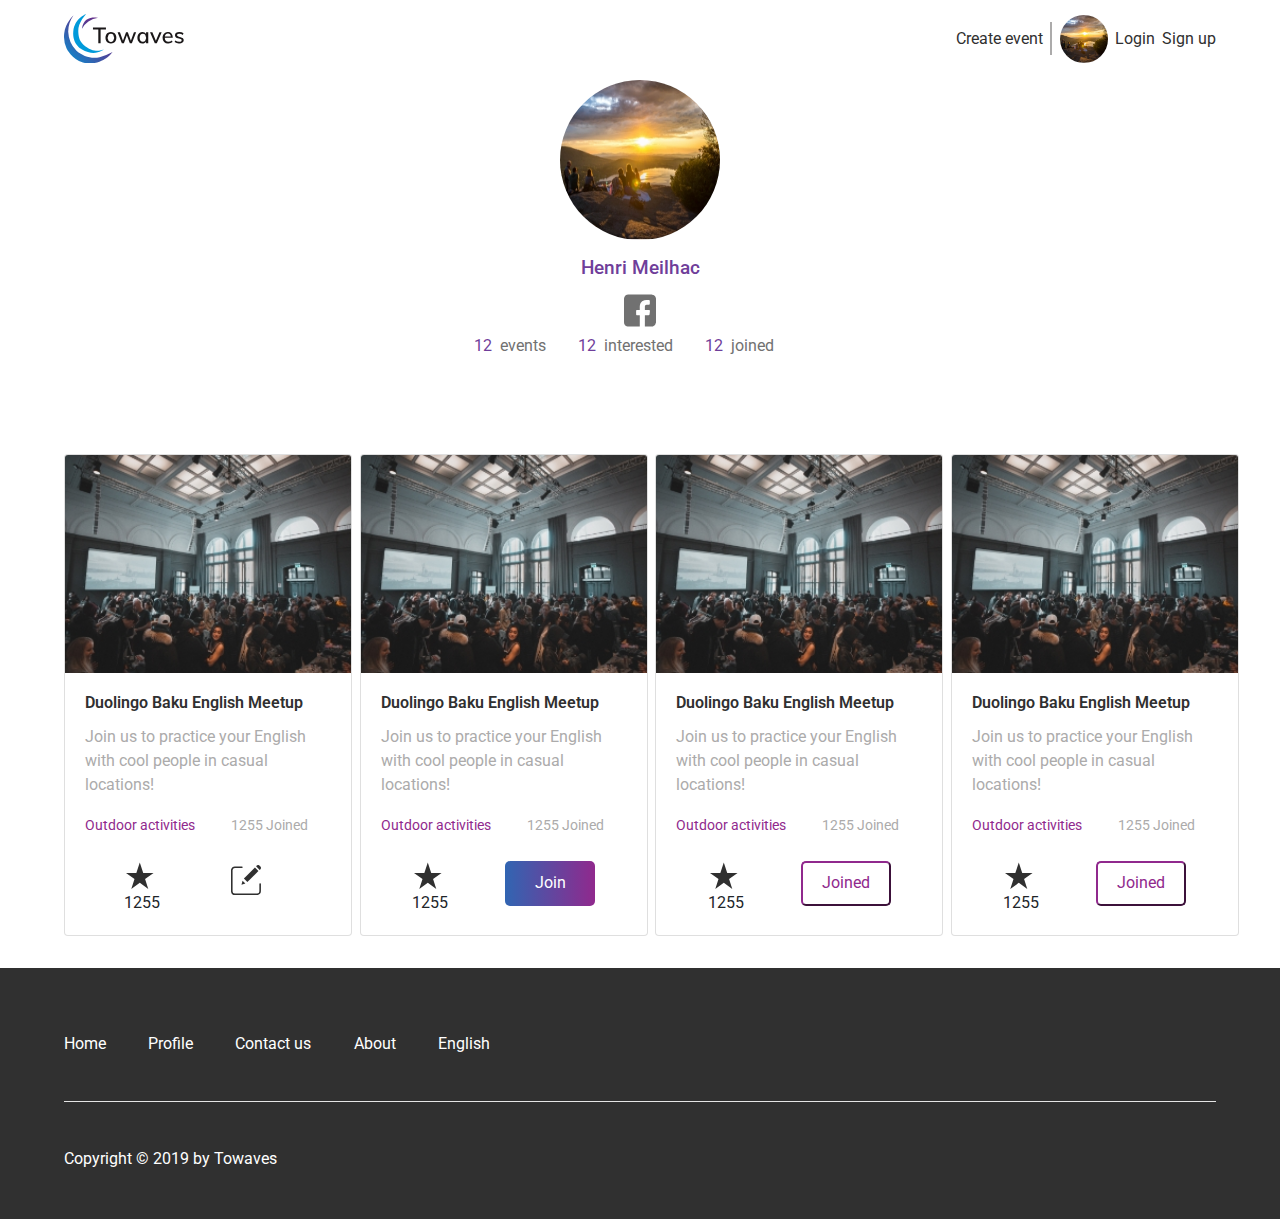
<file: profile.html>
<!DOCTYPE html>
<html lang="en">

<head>
    <meta charset="UTF-8">
    <meta name="viewport" content="width=device-width, initial-scale=1.0">
    <meta http-equiv="X-UA-Compatible" content="ie=edge">
    <title>Document</title>
    <link rel="stylesheet" href="css/style.css  ">
    <link rel="stylesheet" href="css/Profile.css">
    <link rel="stylesheet" href="https://stackpath.bootstrapcdn.com/bootstrap/4.3.1/css/bootstrap.min.css"
        integrity="sha384-ggOyR0iXCbMQv3Xipma34MD+dH/1fQ784/j6cY/iJTQUOhcWr7x9JvoRxT2MZw1T" crossorigin="anonymous">
    <link href="https://fonts.googleapis.com/css?family=Roboto&display=swap" rel="stylesheet">
</head>

<body>
  <!-- NavigationBar Start--------------------------------------- -->
  <div id="main">
    <div class="nav">
      <div class="containers">
        <div class="navBar">
          <div>
            <svg xmlns="http://www.w3.org/2000/svg" xmlns:xlink="http://www.w3.org/1999/xlink" width="119.729"
              height="49.497" viewBox="0 0 119.729 49.497">
              <defs>
                <linearGradient id="linear-gradient" x1="0.017" y1="0.971" x2="1.291" y2="-0.318"
                  gradientUnits="objectBoundingBox">
                  <stop offset="0" stop-color="#009ada" />
                  <stop offset="0.13" stop-color="#1d79c1" />
                  <stop offset="0.295" stop-color="#3d57a8" />
                  <stop offset="0.464" stop-color="#553d94" />
                  <stop offset="0.636" stop-color="#672a86" />
                  <stop offset="0.812" stop-color="#711e7d" />
                  <stop offset="1" stop-color="#751b7b" />
                </linearGradient>
                <linearGradient id="linear-gradient-2" x1="14.931" y1="-11.372" x2="16.942" y2="-12.963"
                  xlink:href="#linear-gradient" />
                <linearGradient id="linear-gradient-3" x1="-1.548" y1="3.247" x2="2.273" y2="-2.217"
                  xlink:href="#linear-gradient" />
              </defs>
              <g id="Group_264" data-name="Group 264" transform="translate(-211.977 -124.425)">
                <g id="Group_262" data-name="Group 262" transform="translate(240.946 138.011)">
                  <path id="Path_448" data-name="Path 448"
                    d="M282.744,170.873V157.016h-5.335v-1.9h12.972v1.9h-5.335v13.857Z"
                    transform="translate(-277.409 -155.112)" fill="#1a1718" />
                  <path id="Path_449" data-name="Path 449"
                    d="M308.2,175.781a4.8,4.8,0,0,1-1.915-2.014,6.563,6.563,0,0,1-.675-3.055,6.631,6.631,0,0,1,.675-3.066,4.791,4.791,0,0,1,1.915-2.025,6.155,6.155,0,0,1,5.733,0,4.8,4.8,0,0,1,1.915,2.025,6.637,6.637,0,0,1,.675,3.066,6.568,6.568,0,0,1-.675,3.055,4.807,4.807,0,0,1-1.915,2.014,6.155,6.155,0,0,1-5.733,0Zm5.224-2.081a5.787,5.787,0,0,0-.011-5.955,2.817,2.817,0,0,0-2.335-1.04,2.873,2.873,0,0,0-2.369,1.04,5.722,5.722,0,0,0-.011,5.955,3.251,3.251,0,0,0,4.726,0Z"
                    transform="translate(-293.124 -160.573)" fill="#1a1718" />
                  <path id="Path_450" data-name="Path 450"
                    d="M349.4,165.512h2.191l-4.25,11.157H345.3l-2.989-8.08-2.966,8.08H337.31l-4.25-11.157h2.324l3.032,8.523,3.077-8.523h1.771l3.077,8.523Z"
                    transform="translate(-308.422 -160.908)" fill="#1a1718" />
                  <path id="Path_451" data-name="Path 451"
                    d="M388.63,165.178v11.157h-2.214v-1.9a3.419,3.419,0,0,1-1.45,1.527,4.576,4.576,0,0,1-2.247.531,4.6,4.6,0,0,1-4.339-2.712,6.928,6.928,0,0,1-.619-3.022,7.035,7.035,0,0,1,.631-3.055,4.874,4.874,0,0,1,1.759-2.059,4.622,4.622,0,0,1,2.568-.731,4.44,4.44,0,0,1,2.236.542,3.64,3.64,0,0,1,1.461,1.538v-1.815Zm-3.044,8.489a5.7,5.7,0,0,0,0-5.922,3.158,3.158,0,0,0-4.716.033,4.673,4.673,0,0,0-.852,2.977,4.492,4.492,0,0,0,.852,2.922,2.9,2.9,0,0,0,2.38,1.04A2.805,2.805,0,0,0,385.586,173.667Z"
                    transform="translate(-333.332 -160.573)" fill="#1a1718" />
                  <path id="Path_452" data-name="Path 452"
                    d="M415.69,165.562h2.236L413.078,176.7h-2.014l-4.8-11.135h2.369l3.5,8.611Z"
                    transform="translate(-349.214 -160.935)" fill="#1a1718" />
                  <path id="Path_453" data-name="Path 453"
                    d="M444.843,170.8h-7.969q.11,3.918,3.564,3.918a5.539,5.539,0,0,0,3.52-1.262l.686,1.594a5.468,5.468,0,0,1-1.915,1.051,7.348,7.348,0,0,1-2.335.387,5.659,5.659,0,0,1-4.206-1.538,5.723,5.723,0,0,1-1.527-4.217,6.592,6.592,0,0,1,.676-3.033,4.96,4.96,0,0,1,1.892-2.059,5.273,5.273,0,0,1,2.767-.731,4.5,4.5,0,0,1,3.553,1.461,5.894,5.894,0,0,1,1.3,4.051Zm-6.862-3.475a3.633,3.633,0,0,0-1.018,2.147h5.91a3.431,3.431,0,0,0-.863-2.158,2.641,2.641,0,0,0-1.97-.742A2.878,2.878,0,0,0,437.98,167.325Z"
                    transform="translate(-365.04 -160.573)" fill="#1a1718" />
                  <path id="Path_454" data-name="Path 454"
                    d="M461.859,175.073l.664-1.616a6.446,6.446,0,0,0,4.007,1.328,3.228,3.228,0,0,0,1.748-.387,1.233,1.233,0,0,0,.6-1.1,1.162,1.162,0,0,0-.41-.941,3.573,3.573,0,0,0-1.384-.587l-1.859-.443a4.25,4.25,0,0,1-2.225-1.1,2.7,2.7,0,0,1-.764-1.959,2.928,2.928,0,0,1,1.206-2.435,5.1,5.1,0,0,1,3.2-.93,6.8,6.8,0,0,1,2.269.376,5.251,5.251,0,0,1,1.826,1.063l-.687,1.572a5.4,5.4,0,0,0-3.409-1.284,2.955,2.955,0,0,0-1.683.41,1.307,1.307,0,0,0-.6,1.14,1.216,1.216,0,0,0,.376.93,2.653,2.653,0,0,0,1.2.553l1.9.465a4.728,4.728,0,0,1,2.358,1.118,2.68,2.68,0,0,1,.763,1.981,2.784,2.784,0,0,1-1.206,2.38,5.5,5.5,0,0,1-3.288.874A6.928,6.928,0,0,1,461.859,175.073Z"
                    transform="translate(-380.197 -160.573)" fill="#1a1718" />
                </g>
                <g id="Group_263" data-name="Group 263" transform="translate(211.977 124.425)">
                  <path id="Path_455" data-name="Path 455"
                    d="M221.384,127.8s-7.994,7.227-9.224,17.946a28.07,28.07,0,0,0,2.216,14.622c.692,1.5,5.349,11.15,16.49,14.429,12.652,3.724,22.82-3.961,24.942-5.566a27.047,27.047,0,0,0,4.741-4.947,64.733,64.733,0,0,1-13.016,5.292c-7.586,1.859-16.852-.659-23.343-6.648a29.083,29.083,0,0,1-8.011-18.853A27.591,27.591,0,0,1,221.384,127.8Z"
                    transform="translate(-211.977 -126.304)" fill="url(#linear-gradient)" />
                  <path id="Path_456" data-name="Path 456"
                    d="M263.441,159.668s-8.843,8.21-22.358,0c0,0-9.53-4.774-8.295-17.9,1.23-13.074,12.894-17.338,12.894-17.338s-8.248,8.607-7.9,17.042c.186,4.516.711,9.521,4.892,13.36C253.959,165.191,263.441,159.668,263.441,159.668Z"
                    transform="translate(-223.513 -124.425)" fill="url(#linear-gradient-2)" />
                  <path id="Path_457" data-name="Path 457"
                    d="M252.579,143.432s.419-5.669,4.429-8.858c4.8-3.82,11.758-2.056,11.758-2.056a19.725,19.725,0,0,0-9.755,3.638A20.678,20.678,0,0,0,252.579,143.432Z"
                    transform="translate(-234.603 -128.708)" fill="url(#linear-gradient-3)" />
                </g>
              </g>
            </svg>
          </div>
          <div class="rightnav">
            <a href="createEvent.html">Create event</a>
            <a class="line"></a>
            <div>
              <img src="img/arthur-poulin-NhU0nUR7920-unsplash.jpg" alt="">
            </div>
            <a href="loginFb.html">Login</a>
            <a href="register.html">Sign up</a>
          </div>
          <!-- Mobile Navbar Toggle--------------------------------- -->
          <button class="mobilenav" style="display:none" onclick="openNav()"">
              <i class=" fas fa-bars" style="font-size: 2rem;"></i>
          </button>
        </div>
      </div>
    </div>
<!-- Mobile Navbar Start--------------------------------------- -->
    <div id="mySidenav" class="sidenav">
      <ul class="list-group">
        <a href="javascript:void(0)" class="closebtn" onclick="closeNav()">
        
<svg xmlns="http://www.w3.org/2000/svg" width="34" height="34" viewBox="0 0 34 34">
  <g id="Group_253" data-name="Group 253" transform="translate(1131 -15)">
    <circle id="Ellipse_39" data-name="Ellipse 39" cx="17" cy="17" r="17" transform="translate(-1131 15)" fill="#fff"/>
    <g id="Group_252" data-name="Group 252" transform="translate(-1119.95 26.05)">
      <path id="Path_445" data-name="Path 445" d="M0,0V16.261" transform="translate(11.499 0) rotate(45)" fill="none" stroke="#343dbd" stroke-width="3"/>
      <path id="Path_446" data-name="Path 446" d="M0,0V16.261" transform="translate(0 0) rotate(-45)" fill="none" stroke="#343dbd" stroke-width="3"/>
    </g>
  </g>
</svg>
</a>
          <li class="list-group-item"><a href="loginFb.html">Log in</a></li>
          <li class="list-group-item"><a href="register.html">Sign up</a></li>
          <li class="list-group-item"><a href="createEvent.html">Create event</a></li>


        </ul>
    </div>
    <div class="clearfix"></div>
   
  </div>

    <!-- Profile Detail Section Start--------------------------------------- -->
    <section class="profile">
        <div class="containers">
            <div class="profile-detail">
                <img src="img/arthur-poulin-NhU0nUR7920-unsplash.jpg" alt="">
                <h3>Henri Meilhac</h3>
                <a href="">
                    <svg xmlns="http://www.w3.org/2000/svg" width="47.213" height="47.21" viewBox="0 0 47.213 47.21">
                        <path id="Path_488" data-name="Path 488"
                            d="M3299.166,3233.752v35.064a3.021,3.021,0,0,0-.108.441,6.261,6.261,0,0,1-4.551,5.348c-.471.123-.954.2-1.431.3H3282.74q.012-8.118.024-16.237c0-.614,0-.614.631-.614q2.468,0,4.936,0c.813,0,1.169-.27,1.277-1.071.231-1.717.444-3.436.627-5.159.094-.892-.387-1.378-1.3-1.382-1.906-.008-3.813-.011-5.719,0-.362,0-.484-.112-.479-.474.022-1.537.005-3.075.034-4.612a2.483,2.483,0,0,1,2.463-2.723c1.144-.105,2.3-.071,3.453-.092.919-.016,1.357-.435,1.364-1.357q.014-2.03,0-4.059c-.007-.936-.449-1.364-1.4-1.369-1.261-.006-2.523-.035-3.782.01a17.647,17.647,0,0,0-2.834.275,7.816,7.816,0,0,0-5.573,4,11.005,11.005,0,0,0-1.209,5.284q-.032,2.26.005,4.52c.008.452-.093.619-.58.6-1.09-.038-2.183-.013-3.274-.011-1.184,0-1.575.393-1.567,1.576q.018,2.421.048,4.843a1.074,1.074,0,0,0,1.2,1.194c1.2.005,2.4,0,3.6,0,.594,0,.595,0,.594.615q-.013,7.8-.025,15.591c0,.215.014.429.021.644h-17.255c-.3-.056-.6-.106-.9-.169a6.32,6.32,0,0,1-5.156-6.354q-.015-17.088.011-34.177a7.087,7.087,0,0,1,.35-2.167,6.289,6.289,0,0,1,6.238-4.343q16.788,0,33.577,0c.414,0,.829.023,1.241.063a6.225,6.225,0,0,1,5.6,5C3299.043,3233.093,3299.1,3233.423,3299.166,3233.752Z"
                            transform="translate(-3251.953 -3227.696)" fill="#717171" />
                    </svg>
                </a>
            </div>
            <div class="info">
                <div class="activ">
                    <a href="">12</a>
                    <p>events</p>
                </div>
                <div class="activ">
                    <a href="">12</a>
                    <p>interested</p>
                </div>
                <div class="activ">
                    <a href="">12</a>
                    <p>joined</p>
                </div>
            </div>
        </div>
    </section>

    <!-- Eventd Section Start--------------------------------------- -->
    <section class="events">
        <div class="containers">
            <div class="card-section row">
                <div class="col-md-3 col-lg-3 col-12">
                    <div class="card" style="width: 18rem;">
                        <img src="img/jakob-dalbjorn-cuKJre3nyYc-unsplash.jpg" class="card-img-top" alt="...">
                        <div class="card-body">
                            <h5 class="card-title">Duolingo Baku English Meetup</h5>
                            <p class="card-text">Join us to practice your English
                                with cool people in casual
                                locations!</p>
                            <a href="">Outdoor activities</a>
                            <span>1255 Joined</span>
                            <div class="card-social">
                                <div class="star">
                                    <svg onclick="increment(this)" onmouseover="hover(this,'#b5fc25')"
                                        onmouseout="hover(this,'#303030')" id="star" width="23" height="23"
                                        xmlns="http://www.w3.org/2000/svg" version="1.1"
                                        xmlns:xlink="http://www.w3.org/1999/xlink" xmlns:avocode="https://avocode.com/"
                                        viewBox="0 0 23 23">
                                        <g>
                                            <path
                                                d="M11.32446,17.10433v0l6.98342,5.096v0l-2.64238,-8.3046v0l6.98342,-4.90727v0h-8.49335v0l-2.83111,-8.49335v0l-2.83111,8.49335v0h-8.49335v0l6.98342,4.90727v0l-2.64237,8.3046v0z"
                                                fill="#303030" fill-opacity="1"></path>
                                        </g>
                                    </svg>
                                    <div>1255</div>
                                </div>
                                <a href="" class="edit">
                                    <svg xmlns="http://www.w3.org/2000/svg" width="30" height="30" viewBox="0 0 30 30">
                                        <g id="Group_189" data-name="Group 189" transform="translate(-6000.75 149.352)">
                                            <path id="Path_97" data-name="Path 97"
                                                d="M6000.75-126.886c.049-.188.094-.376.147-.562a3.876,3.876,0,0,1,3.717-2.884c2.323-.041,4.648-.017,6.972-.011a.794.794,0,0,1,.862.8.8.8,0,0,1-.885.774c-2.266,0-4.531,0-6.8,0a2.362,2.362,0,0,0-2.407,1.986,3.026,3.026,0,0,0-.031.529q0,10.177,0,20.354a2.358,2.358,0,0,0,2.494,2.514q10.9,0,21.8,0a2.366,2.366,0,0,0,2.49-2.524q0-3.392,0-6.785a.782.782,0,0,1,.72-.873.761.761,0,0,1,.827.631,1.578,1.578,0,0,1,.025.322c0,2.271.009,4.543,0,6.814a3.93,3.93,0,0,1-3.027,3.885,4.659,4.659,0,0,1-1.073.108q-10.871.009-21.739,0a3.914,3.914,0,0,1-4.042-3.357.959.959,0,0,0-.048-.138Z"
                                                transform="translate(0 -17.557)" fill="#303030" />
                                            <path id="Path_98" data-name="Path 98"
                                                d="M6324.755-146.219a3.858,3.858,0,0,1-1.323,1.785l-3.6-3.6c.317-.3.643-.66,1.021-.952a1.818,1.818,0,0,1,2.267.051,10.364,10.364,0,0,1,1.218,1.228,3.787,3.787,0,0,1,.414.858Z"
                                                transform="translate(-294.005 0)" fill="#303030" />
                                            <path id="Path_99" data-name="Path 99"
                                                d="M6162.654-100.981l-3.5-3.5,11.047-11.047,3.5,3.5Z"
                                                transform="translate(-145.501 -31.262)" fill="#303030" />
                                            <path id="Path_100" data-name="Path 100"
                                                d="M6138.067,52.621l-3.908,1.082c.371-1.338.729-2.631,1.084-3.911Z"
                                                transform="translate(-122.938 -183.421)" fill="#303030" />
                                        </g>
                                    </svg>
                                </a>
                            </div>
                        </div>
                    </div>
                </div>
                <div class="col-md-3 col-lg-3 col-12">
                    <div class="card" style="width: 18rem;">
                        <img src="img/jakob-dalbjorn-cuKJre3nyYc-unsplash.jpg" class="card-img-top" alt="...">
                        <div class="card-body">
                            <h5 class="card-title">Duolingo Baku English Meetup</h5>
                            <p class="card-text">Join us to practice your English
                                with cool people in casual
                                locations!</p>
                            <a href="">Outdoor activities</a>
                            <span>1255 Joined</span>
                            <div class="card-social">
                                <div class="star">
                                    <svg onclick="increment(this)" onmouseover="hover(this,'#b5fc25')"
                                        onmouseout="hover(this,'#303030')" id="star" width="23" height="23"
                                        xmlns="http://www.w3.org/2000/svg" version="1.1"
                                        xmlns:xlink="http://www.w3.org/1999/xlink" xmlns:avocode="https://avocode.com/"
                                        viewBox="0 0 23 23">
                                        <g>
                                            <path
                                                d="M11.32446,17.10433v0l6.98342,5.096v0l-2.64238,-8.3046v0l6.98342,-4.90727v0h-8.49335v0l-2.83111,-8.49335v0l-2.83111,8.49335v0h-8.49335v0l6.98342,4.90727v0l-2.64237,8.3046v0z"
                                                fill="#303030" fill-opacity="1"></path>
                                        </g>
                                    </svg>
                                    <div>1255</div>
                                </div>
                                <button class="gradientButton pointer">Join</button>
                            </div>
                        </div>
                    </div>
                </div>
                <div class="col-md-3 col-lg-3 col-12">
                    <div class="card" style="width: 18rem;">
                        <img src="img/jakob-dalbjorn-cuKJre3nyYc-unsplash.jpg" class="card-img-top" alt="...">
                        <div class="card-body">
                            <h5 class="card-title">Duolingo Baku English Meetup</h5>
                            <p class="card-text">Join us to practice your English
                                with cool people in casual
                                locations!</p>
                            <a href="">Outdoor activities</a>
                            <span>1255 Joined</span>
                            <div class="card-social">
                                <div class="star">
                                    <svg onclick="increment(this)" onmouseover="hover(this,'#b5fc25')"
                                        onmouseout="hover(this,'#303030')" id="star" width="23" height="23"
                                        xmlns="http://www.w3.org/2000/svg" version="1.1"
                                        xmlns:xlink="http://www.w3.org/1999/xlink" xmlns:avocode="https://avocode.com/"
                                        viewBox="0 0 23 23">
                                        <g>
                                            <path
                                                d="M11.32446,17.10433v0l6.98342,5.096v0l-2.64238,-8.3046v0l6.98342,-4.90727v0h-8.49335v0l-2.83111,-8.49335v0l-2.83111,8.49335v0h-8.49335v0l6.98342,4.90727v0l-2.64237,8.3046v0z"
                                                fill="#303030" fill-opacity="1"></path>
                                        </g>
                                    </svg>
                                    <div>1255</div>
                                </div>
                                <button class="joined">Joined</button>
                            </div>
                        </div>
                    </div>
                </div>

                <div class="col-md-3 col-lg-3 col-12">
                    <div class="card" style="width: 18rem;">
                        <img src="img/jakob-dalbjorn-cuKJre3nyYc-unsplash.jpg" class="card-img-top" alt="...">
                        <div class="card-body">
                            <h5 class="card-title">Duolingo Baku English Meetup</h5>
                            <p class="card-text">Join us to practice your English
                                with cool people in casual
                                locations!</p>
                            <a href="">Outdoor activities</a>
                            <span>1255 Joined</span>
                            <div class="card-social">
                                <div class="star">
                                    <svg onclick="increment(this)" onmouseover="hover(this,'#b5fc25')"
                                        onmouseout="hover(this,'#303030')" id="star" width="23" height="23"
                                        xmlns="http://www.w3.org/2000/svg" version="1.1"
                                        xmlns:xlink="http://www.w3.org/1999/xlink" xmlns:avocode="https://avocode.com/"
                                        viewBox="0 0 23 23">
                                        <g>
                                            <path
                                                d="M11.32446,17.10433v0l6.98342,5.096v0l-2.64238,-8.3046v0l6.98342,-4.90727v0h-8.49335v0l-2.83111,-8.49335v0l-2.83111,8.49335v0h-8.49335v0l6.98342,4.90727v0l-2.64237,8.3046v0z"
                                                fill="#303030" fill-opacity="1"></path>
                                        </g>
                                    </svg>
                                    <div>1255</div>
                                </div>
                                <button class="joined">Joined</button>
                            </div>
                        </div>
                    </div>
                </div>

            </div>
        </div>
    </section>


  <!-- Footer Section Start--------------------------------------- -->
  <footer>
    <div class="containers">
      <div class="row foot">
        <div class="col-lg-10 col-md-10 col-12">
          <a href="index.html">Home</a>
          <a href="profile.html">Profile</a>
          <a href="contact.html">Contact us</a>
          <a href="about.html">About</a>
          <a href="#">English</a>

        </div>
        <div class="col-lg-2 col-md-2 col-12">
          <a href=""><i class="fab fa-facebook-f"></i></a>
          <a href=""><i class="fab fa-twitter"></i></a>
          <a href=""><i class="fab fa-youtube"></i></a>
        </div>
      </div>
      <hr>
      <p>Copyright © 2019 by Towaves</p>
    </div>
  </footer>


</body>

</html>
</file>
<file: css/style.css>
* {
  padding: 0;
  margin: 0;
  font-family: 'Roboto', sans-serif;
}

.containers {
  width: 90%;
  margin: auto;
}

.clearfix {
  content: "";
  clear: both;
}

a:hover {
  text-decoration: none !important;
}

.nav {
  position: fixed;
  width: 100%;
  background: #fff;
  z-index: 9999;
}

.nav .navBar {
  height: 77px;
  display: -webkit-box;
  display: -ms-flexbox;
  display: flex;
  -webkit-box-pack: justify;
      -ms-flex-pack: justify;
          justify-content: space-between;
  -webkit-box-align: center;
      -ms-flex-align: center;
          align-items: center;
}

.nav .navBar .rightnav {
  display: -webkit-box;
  display: -ms-flexbox;
  display: flex;
  -webkit-box-align: center;
      -ms-flex-align: center;
          align-items: center;
  -webkit-box-pack: justify;
      -ms-flex-pack: justify;
          justify-content: space-between;
}

.nav .navBar .rightnav a {
  color: #303030;
  font-size: 16px;
}

.nav .navBar .rightnav a:hover {
  color: #343DBD;
  -webkit-transition: all 0.5s ease-out;
  transition: all 0.5s ease-out;
}

.nav .navBar .rightnav img {
  width: 3rem;
  height: 3rem;
  border-radius: 50%;
  margin: auto;
  display: block;
}

.nav .navBar div:nth-child(2) {
  width: 260px;
}

.nav .navBar .line {
  border: 0.5px solid #ACABAB;
  height: 33px;
}

#main {
  padding: 0 !important;
}

/* The side navigation menu */
.sidenav {
  height: 100%;
  /* 100% Full-height */
  width: 0;
  /* 0 width - change this with JavaScript */
  position: fixed;
  /* Stay in place */
  z-index: 10000;
  /* Stay on top */
  top: 0;
  /* Stay at the top */
  right: 0;
  background-color: #3165B2;
  /* Black*/
  overflow-x: hidden;
  /* Disable horizontal scroll */
  padding-top: 60px;
  /* Place content 60px from the top */
  -webkit-transition: 0.5s;
  transition: 0.5s;
  /* 0.5 second transition effect to slide in the sidenav */
}

/* The navigation menu links */
.sidenav .list-group .closebtn {
  position: absolute;
  top: 0;
  left: 1rem;
  color: #FFFFFF;
  font-size: 2.5rem;
}

.sidenav .list-group li {
  background-color: #3165B2 !important;
  text-align: right;
}

.sidenav .list-group li a {
  padding: 8px 32px;
  text-decoration: none;
  font-size: 25px;
  color: #ffffff !important;
  display: block;
  -webkit-transition: 0.3s;
  transition: 0.3s;
}

/* When you mouse over the navigation links, change their color */
.sidenav a:hover {
  color: #f1f1f1;
}

/* Position and style the close button (top right corner) */
/* Style page content - use this if you want to push the page content to the right when you open the side navigation */
#main {
  -webkit-transition: margin-left .5s;
  transition: margin-left .5s;
  padding: 20px;
}

/* On smaller screens, where height is less than 450px, change the style of the sidenav (less padding and a smaller font size) */
@media screen and (max-height: 450px) {
  .sidenav {
    padding-top: 15px;
  }
  .sidenav a {
    font-size: 18px;
  }
}

.back-image {
  background-image: linear-gradient(45deg, rgba(0, 0, 0, 0.5), rgba(5, 5, 5, 0.6)), url(../img/background-image/pexels-photo-745045.jpeg);
  height: 548px;
  width: 100%;
  background-size: cover;
  background-repeat: no-repeat;
  background-position: center;
}

.back-image .text {
  text-align: center;
  padding-top: 202px;
  color: #ffffff;
}

.back-image .text h2 {
  font-size: 2.5rem;
  font-weight: 600;
  margin-bottom: 33px;
}

.back-image .text p {
  font-size: 20px;
  margin-bottom: 50px;
}

.back-image .text a {
  padding: 0.95em 4em;
  width: auto;
  font-size: 16px;
  color: #fff;
  background-color: #EB2F2F;
  border-radius: 6px;
  font-weight: 500;
}

.back-image .text a:hover {
  background: #E91111;
  -webkit-transition: all 0.5s ease-in-out;
  transition: all 0.5s ease-in-out;
}

.top-events {
  position: relative;
  margin-top: 3rem;
}

.top-events h3 {
  font-size: 1.3rem;
  font-weight: 600;
}

.top-events .direc .customNextBtn {
  position: absolute;
  top: 48%;
  z-index: 999;
  left: -1%;
}

.top-events .direc .customPrevBtn {
  z-index: 999;
  position: absolute;
  right: 0;
  top: 48%;
  right: -1%;
}

.top-events .info {
  -webkit-box-pack: justify;
      -ms-flex-pack: justify;
          justify-content: space-between;
  -webkit-box-align: center;
      -ms-flex-align: center;
          align-items: center;
  display: -webkit-box;
  display: -ms-flexbox;
  display: flex;
  margin: 1.2rem 0;
}

.top-events .info p {
  margin-bottom: 0rem;
  color: #303030;
  font-size: 1rem;
  -webkit-box-align: center;
      -ms-flex-align: center;
          align-items: center;
  -webkit-box-pack: justify;
      -ms-flex-pack: justify;
          justify-content: space-between;
}

.top-events .info a {
  font-size: 1.1rem;
  color: #343DBD;
  font-weight: 600;
}

.top-events .owl-carousel .card-body .card-title {
  font-size: 1rem;
  color: #303030;
  font-weight: 600;
}

.top-events .owl-carousel .card-body p {
  color: #ACABAB;
  font-size: 1rem;
}

.top-events .owl-carousel .card-body a {
  color: #90298D;
  font-size: 14px;
  margin-right: 2rem;
}

.top-events .owl-carousel .card-body span {
  color: #ACABAB;
  font-size: 14px;
}

.top-events .owl-carousel .card-body .card-social {
  display: -webkit-box;
  display: -ms-flexbox;
  display: flex;
  -ms-flex-pack: distribute;
      justify-content: space-around;
  margin-top: 1.5rem;
}

.top-events .owl-carousel .card-body .card-social .star {
  display: -ms-inline-grid;
  display: inline-grid;
  width: 30px;
}

.top-events .owl-carousel .card-body .card-social .star svg {
  height: 30px;
  width: 30px;
  padding-left: 2px;
  cursor: pointer;
}

.top-events .owl-carousel .card-body .card-social .gradientButton {
  width: 90px;
  height: 45px;
  border-radius: 5px;
  background-image: -webkit-gradient(linear, left top, right top, from(#3165b2), to(#90298d));
  background-image: linear-gradient(to right, #3165b2 0%, #90298d 100%);
  color: #ffffff;
  outline: none;
  border: none;
  font-size: 16px;
}

.categories {
  margin: 5rem 0;
}

.categories h3 {
  margin-bottom: 2rem;
  font-size: 1.3rem;
  font-weight: 600;
}

.categories .row div {
  margin-bottom: 1rem;
}

.categories .row h5 {
  margin-top: 0.6rem;
  font-size: 1rem;
  color: #303030;
  font-weight: 600;
}

.categories .row img {
  width: 100%;
  height: 85%;
}

footer {
  padding: 4rem 0 2rem 0;
  background-color: #303030;
}

footer hr {
  background-color: #FFFFFF;
  margin-top: 45px;
  margin-bottom: 45px;
}

footer p {
  font-size: 1rem;
  color: #FFFFFF;
}

footer .foot {
  display: -webkit-box;
  display: -ms-flexbox;
  display: flex;
  -webkit-box-pack: justify;
      -ms-flex-pack: justify;
          justify-content: space-between;
}

footer .foot div:first-child a {
  margin-right: 4%;
}

footer .foot div:nth-child(2) {
  display: -webkit-box;
  display: -ms-flexbox;
  display: flex;
  -webkit-box-pack: end;
      -ms-flex-pack: end;
          justify-content: flex-end;
}

footer .foot div:nth-child(2) a {
  margin-right: 10%;
}

footer .foot div:nth-child(2) a i {
  font-size: 1.2rem;
}

footer .foot a {
  font-size: 1rem;
  color: #FFFFFF;
}

@media only screen and (max-width: 765px) {
  .back-image {
    height: 500px;
  }
  .back-image .text a {
    padding: 0.75em 3em;
  }
  .back-image .text h2 {
    font-size: 1.8rem;
  }
}

@media only screen and (max-width: 550px) {
  .rightnav {
    display: none !important;
  }
  .mobilenav {
    display: block !important;
    border: none;
    background-color: transparent;
    outline: none;
    border: 0;
    outline: 0;
  }
  .mobilenav i {
    border: 0;
    outline: 0;
  }
  .mobilenav:active, .mobilenav:focus {
    border: 0;
    outline: 0;
  }
  .back-image {
    height: 450px;
  }
  .back-image .text {
    padding-top: 150px !important;
  }
  .back-image .text h2 {
    font-size: 18px !important;
  }
  .back-image .text p {
    font-size: 15px;
  }
  .top-events h3 {
    font-size: 15px;
  }
  .top-events .info p {
    font-size: 12px;
  }
  .top-events .info a {
    display: none;
  }
  .top-events .owl-carousel .item .card {
    width: -webkit-fit-content !important;
    width: -moz-fit-content !important;
    width: fit-content !important;
  }
  .categories .row img {
    width: 100%;
  }
  footer hr {
    display: none !important;
  }
  footer p {
    text-align: center;
    margin-top: 8%;
  }
  footer .foot div:first-child {
    display: -webkit-box;
    display: -ms-flexbox;
    display: flex;
    -ms-flex-pack: distribute;
        justify-content: space-around;
  }
  footer .foot div:first-child a {
    font-size: 14px;
  }
  footer .foot div:nth-child(2) {
    margin-top: 8%;
    display: -webkit-box;
    display: -ms-flexbox;
    display: flex;
    -webkit-box-pack: center !important;
        -ms-flex-pack: center !important;
            justify-content: center !important;
  }
  footer .foot div:nth-child(2) a {
    float: none !important;
  }
}
/*# sourceMappingURL=style.css.map */
</file>
<file: css/about.css>
* {
  padding: 0;
  font-family: 'Roboto', sans-serif;
  margin: 0;
}

.page-header {
  background-image: linear-gradient(45deg, rgba(0, 0, 0, 0.4), rgba(5, 5, 5, 0.4)), url(../img/background-image/perry-grone-lbLgFFlADrY-unsplash.jpg);
  height: 24rem;
  background-repeat: no-repeat;
  background-position: center;
  background-size: cover;
  margin-bottom: 4rem;
  width: 100%;
}

.page-header h5 {
  display: -webkit-box;
  display: -ms-flexbox;
  display: flex;
  -webkit-box-pack: center;
      -ms-flex-pack: center;
          justify-content: center;
  padding-top: 12rem;
  font-size: 2rem;
  color: #FFFFFF;
  font-family: 'Roboto', sans-serif;
}

.vision {
  margin-bottom: 8rem;
}

.vision .mid {
  width: 85%;
  margin: auto;
}

.vision .mid .row {
  -webkit-box-align: center;
      -ms-flex-align: center;
          align-items: center;
}

.vision .mid .row div:first-child img {
  margin-left: 6rem;
}

.vision .mid .row div:nth-child(4) img {
  margin-left: 10rem;
}

.infoWe .mid {
  margin-left: 5rem;
}

.infoWe .mid .row div {
  margin-bottom: 3rem;
}

.infoWe .mid .row div .icon-svg {
  margin-bottom: 0.6rem;
}

.infoWe .mid .row div .icon-svg svg {
  height: 50px;
}

.infoWe .mid .row div h6 {
  margin-bottom: 1rem;
  font-size: 1.1rem;
  font-weight: 600;
  color: #303030;
}

.infoWe .mid .row div p {
  font-size: 1rem;
  color: #ACABAB;
}

.video {
  margin: 3rem 0rem;
}

.video .embed-responsive {
  width: 50%;
  height: 23rem;
  margin: auto;
}

.ourSponsors {
  background-color: #ACABAB;
  padding: 5rem 0;
}

.ourSponsors .row div svg {
  width: 100%;
}

.our-team {
  background-image: url("../img/background-image/Subtraction 20.png");
  background-repeat: no-repeat;
  margin-top: 5rem;
  background-position: bottom;
  background-size: contain;
}

.our-team h1 {
  text-align: center;
  font-size: 2rem;
  color: #303030;
  margin-bottom: 2rem;
}

.our-team .row div img {
  width: 90%;
}

.our-team .row div h5 {
  color: #FFFFFF;
  font-size: 1.3rem;
  margin-top: 1.3rem;
  margin-bottom: 0.5rem;
}

.our-team .row div p {
  color: #ACABAB;
}

@media only screen and (max-width: 550px) {
  .our-team {
    background-image: url("../img/background-image/Subtraction 35.png");
    background-repeat: no-repeat;
    background-position: bottom;
  }
  .ourSponsors {
    padding: 3rem 0;
  }
  .ourSponsors .row div svg {
    margin-top: 2rem;
  }
  .video .embed-responsive {
    width: 100% !important;
    height: 100%;
    margin: auto;
  }
  .infoWe .mid {
    margin-left: 0rem !important;
  }
  .infoWe .mid .row {
    margin: auto;
  }
  .vision .mid {
    width: 100%;
  }
  .vision .mid .row div img {
    width: 100%;
  }
  .vision .mid .row div:first-child img {
    margin-left: 0rem;
  }
  .vision .mid .row div:nth-child(4) img {
    margin-left: 0rem;
  }
}

@media only screen and (max-width: 768px) {
  .video .embed-responsive {
    width: 70%;
    height: 100%;
  }
  .infoWe .mid {
    margin-left: 1rem;
  }
  .vision .mid {
    width: 100%;
  }
  .vision .mid .row div:first-child img {
    margin-left: 0 !important;
  }
  .vision .mid .row div:nth-child(4) img {
    margin-left: 0rem !important;
  }
}

@media only screen and (max-width: 1200px) {
  .vision .mid .row div:first-child img {
    margin-left: 0rem !important;
  }
  .vision .mid .row div:nth-child(4) img {
    margin-left: 0rem;
  }
}
/*# sourceMappingURL=about.css.map */
</file>
<file: css/contact.css>
* {
  padding: 0;
  margin: 0;
}

.page-head {
  background-image: linear-gradient(45deg, rgba(0, 0, 0, 0.5), rgba(5, 5, 5, 0.6)), url(../img/background-image/campaign-creators-RSc6D7bO0fA-unsplash.jpg);
  height: 24rem;
  background-repeat: no-repeat;
  background-position: center;
  background-size: cover;
  margin-bottom: 4rem;
}

.page-head h5 {
  display: -webkit-box;
  display: -ms-flexbox;
  display: flex;
  -webkit-box-pack: center;
      -ms-flex-pack: center;
          justify-content: center;
  padding-top: 12rem;
  font-size: 2rem;
  color: #FFFFFF;
  font-family: 'Roboto', sans-serif;
}

.form-groups {
  margin: 4rem 0;
}

.form-groups form {
  width: 60%;
  margin: auto;
}

.form-groups form button {
  display: -webkit-box;
  display: -ms-flexbox;
  display: flex;
  margin: auto;
  padding: 0.78rem 2.25rem;
  padding: .65em 3em;
  outline: none;
  border: 1px solid #ced4da;
  background-color: #FFFFFF;
  color: #495057;
  font-size: 1rem;
}

.form-groups form button:hover {
  background-color: #303030;
  -webkit-transition: all 0.5s ease-in;
  transition: all 0.5s ease-in;
  color: #FFFFFF;
}

.form-groups form .row div {
  margin-bottom: 2rem;
}

.form-groups form .row textarea {
  resize: none;
  -webkit-box-sizing: border-box;
          box-sizing: border-box;
  width: 100%;
}

@media only screen and (max-width: 550px) {
  .form-groups form {
    width: 100%;
  }
}
/*# sourceMappingURL=contact.css.map */
</file>
<file: css/description.css>
* {
  padding: 0;
  margin: 0;
  font-family: 'Roboto', sans-serif;
}

.descrp .card .card-pict img {
  height: 80%;
}

.descrp .card .card-pict .rating {
  margin: auto;
}

.descrp .card .card-pict .rating .wave,
.descrp .card .card-pict .rating .like {
  width: 36px;
  height: 53px;
  padding: 0;
  background: transparent;
  border: none;
  margin: 0 1rem;
}

.descrp .card .card-pict .rating .wave,
.descrp .card .card-pict .rating .like:focus {
  outline: none;
}

.descrp .card-body button:first-child {
  background: transparent;
  border: none;
  position: absolute;
  right: 1rem;
  font-size: 1.9rem;
  color: #ABACAC;
  margin: -1% 0;
}

.descrp .card-body button:nth-child(2) {
  background: transparent;
  border: none;
  position: absolute;
  right: 4rem;
}

.descrp .card-body button:focus {
  outline: none;
}

.descrp .card-body .prof {
  display: -webkit-box;
  display: -ms-flexbox;
  display: flex;
}

.descrp .card-body .prof h5 {
  margin-left: 1rem !important;
  font-size: 1.2rem;
  font-weight: 500;
}

.descrp .card-body .prof img {
  width: 55px;
  height: 55px;
  border-radius: 50%;
}

.descrp .card-body .prof h5 {
  margin: auto 0;
}

.descrp .card-body .text-title {
  margin-top: 1rem;
  display: -webkit-box;
  display: -ms-flexbox;
  display: flex;
  color: #303030;
}

.descrp .card-body .text-title h5 {
  font-weight: 600;
  font-size: 1.3rem;
}

.descrp .card-body .text-title p {
  position: absolute;
  right: 0;
  color: #acabab !important;
}

.descrp .card-body .text-main p {
  color: #303030;
  font-size: 15px;
}

.descrp .card-body .card-info .infor {
  font-size: 15px;
  display: -webkit-box;
  display: -ms-flexbox;
  display: flex;
}

.descrp .card-body .card-info .infor .main-info {
  color: #717171;
  font-weight: 500;
}

.descrp .card-body .card-info .infor p {
  color: #303030;
  margin-right: 1.3rem;
  font-weight: 600;
}

.join {
  width: 140px;
  height: 45px;
  border-radius: 5px;
  background-image: -webkit-gradient(linear, left top, right top, from(#3165b2), to(#90298d));
  background-image: linear-gradient(to right, #3165b2 0%, #90298d 100%);
  color: #ffffff;
  outline: none;
  border: none;
}

.post {
  width: 140px;
  height: 45px;
  border-radius: 5px;
  background-image: -webkit-gradient(linear, left top, right top, from(#3165b2), to(#90298d));
  background-image: linear-gradient(to right, #3165b2 0%, #90298d 100%);
  color: #ffffff;
  outline: none;
  border: none;
  margin: 2rem auto;
  display: block;
}

.comments {
  background: #ececec;
  height: 100%;
}

.comments textarea {
  margin: auto;
  width: 85%;
  display: block;
  resize: none;
}

.comments h1 {
  color: #ACABAB;
  font-size: 1.5rem;
  padding: 1rem 0;
  margin-left: 6rem;
}

.comments .comment {
  margin: auto;
  position: relative;
  width: 85%;
  background-color: #FFFFFF;
  margin-bottom: 2rem;
  padding: 1rem 0;
}

.comments .comment .auto {
  width: 90%;
  margin: auto;
}

.comments .comment .auto p {
  margin-top: 1.2rem;
}

.comments .comment .auto .prof {
  display: -webkit-box;
  display: -ms-flexbox;
  display: flex;
}

.comments .comment .auto .prof p {
  position: absolute;
  right: 2rem;
}

.comments .comment .auto .prof h5 {
  margin-left: 1rem !important;
  font-size: 1.2rem;
  font-weight: 500;
}

.comments .comment .auto .prof img {
  width: 55px;
  height: 55px;
  border-radius: 50%;
}

.comments .comment .auto .prof h5 {
  margin: auto 0;
}

@media only screen and (max-width: 1024px) {
  .card {
    max-width: 100% !important;
  }
}

@media only screen and (max-width: 550px) {
  .descrp .card-body button:first-child {
    margin: -2% 0;
  }
  .comments textarea {
    width: 100%;
  }
  .comments .comment {
    width: 100%;
  }
  .card-body {
    padding-left: 0rem !important;
  }
  .card-body .card-info .infor {
    font-size: 14px !important;
  }
  .card-body .card-info button {
    display: block;
    margin: auto !important;
  }
  .card-body .text-title h5 {
    font-size: 1rem !important;
  }
  .card-body .text-title p {
    font-size: 0.9rem;
  }
}
/*# sourceMappingURL=description.css.map */
</file>
<file: css/login.css>
* {
  padding: 0;
  margin: 0;
  font-family: 'Roboto', sans-serif;
}

a:hover {
  text-decoration: none !important;
}

body {
  background-image: url("../img/background-image/Subtraction 9.jpg");
  background-repeat: no-repeat;
  color: #303030 !important;
  background-color: #ffffff;
  background-position: bottom;
  height: 560px;
  overflow: hidden;
  background-size: contain;
}

body .login {
  -webkit-box-shadow: 0 3px 6px rgba(0, 0, 0, 0.16);
          box-shadow: 0 3px 6px rgba(0, 0, 0, 0.16);
  background-color: #ffffff;
  width: 50%;
  margin: 7rem auto;
  height: 70%;
}

body .login .brand {
  display: -webkit-box;
  display: -ms-flexbox;
  display: flex;
  -webkit-box-pack: center;
      -ms-flex-pack: center;
          justify-content: center;
  padding-top: 5%;
}

body .login a {
  display: -webkit-box;
  display: -ms-flexbox;
  display: flex;
  -webkit-box-pack: center;
      -ms-flex-pack: center;
          justify-content: center;
  margin-top: 2rem;
  font-size: 1rem;
  color: #343DBD;
}

body .login a:hover {
  color: #67173F;
  -webkit-transition: all 0.5s step-end;
  transition: all 0.5s step-end;
}

body .login .fb {
  display: -webkit-box;
  display: -ms-flexbox;
  display: flex;
  -webkit-box-pack: center;
      -ms-flex-pack: center;
          justify-content: center;
  margin-top: 4rem;
}

body .login .fb a {
  color: #fff !important;
  background: #3b5998;
  border-radius: 5px;
  padding-top: 0.8rem !important;
  padding-bottom: 0.8rem !important;
  padding: 0 6rem;
  text-align: center;
  position: relative;
}

body .login .fb a span:first-child {
  position: absolute;
  left: 1rem;
  font-size: 2.3rem;
  top: 0;
}

body .login .fb a span:nth-child(2) {
  left: 1rem;
  position: relative;
}

@media only screen and (max-width: 550px) {
  body {
    height: 46rem;
    background-image: url("../img/background-image/Subtraction 27.png");
    background-size: contain;
  }
  .login {
    width: 85% !important;
    margin: 6.5rem auto !important;
    height: 50% !important;
  }
  .login .fb {
    margin-top: 7rem;
  }
  .login .fb a {
    padding: 0 3rem !important;
    font-size: 14px;
  }
}
/*# sourceMappingURL=login.css.map */
</file>
<file: css/Profile.css>
* {
  padding: 0;
  margin: 0;
  font-family: 'Roboto', sans-serif;
}

a {
  text-decoration: none;
}

body {
  background: #ececec;
}

.profile {
  padding-top: 5rem;
}

.profile .profile-detail {
  text-align: center;
}

.profile .profile-detail img {
  width: 10rem;
  height: 10rem;
  border-radius: 50%;
  margin: auto;
  display: block;
}

.profile .profile-detail h3 {
  font-size: 1.2rem;
  color: #6F3E9A;
  margin-top: 1rem;
}

.profile .profile-detail a svg {
  width: 2rem;
}

.profile .info {
  display: -webkit-box;
  display: -ms-flexbox;
  display: flex;
  margin: auto;
  -webkit-box-pack: center;
      -ms-flex-pack: center;
          justify-content: center;
}

.profile .info .activ {
  cursor: pointer;
  display: -webkit-box;
  display: -ms-flexbox;
  display: flex;
  margin-right: 2rem;
  font-size: 1rem;
}

.profile .info .activ p {
  color: #717171;
}

.profile .info .activ a {
  color: #6F3E9A;
  margin-right: 0.5rem;
}

.events {
  margin-top: 5rem;
  margin-bottom: 2rem;
}

.events .card-section {
  display: -webkit-box;
  display: -ms-flexbox;
  display: flex;
}

.events .card-section .card {
  background-color: #ffffff;
  margin-right: 3rem;
}

.events .card-section .card img {
  width: 100%;
}

.events .card-section .card .card-body .card-title {
  font-size: 1rem;
  color: #303030;
  font-weight: 600;
}

.events .card-section .card .card-body p {
  color: #ACABAB;
  font-size: 1rem;
}

.events .card-section .card .card-body a {
  color: #90298D;
  font-size: 14px;
  margin-right: 2rem;
}

.events .card-section .card .card-body span {
  color: #ACABAB;
  font-size: 14px;
}

.events .card-section .card .card-body .card-social {
  display: -webkit-box;
  display: -ms-flexbox;
  display: flex;
  -ms-flex-pack: distribute;
      justify-content: space-around;
  margin-top: 1.5rem;
}

.events .card-section .card .card-body .card-social .star {
  display: -ms-inline-grid;
  display: inline-grid;
  width: 30px;
}

.events .card-section .card .card-body .card-social .star svg {
  height: 30px;
  width: 30px;
  padding-left: 2px;
  cursor: pointer;
}

.events .card-section .card .card-body .card-social .gradientButton {
  width: 90px;
  height: 45px;
  border-radius: 5px;
  background-image: -webkit-gradient(linear, left top, right top, from(#3165b2), to(#90298d));
  background-image: linear-gradient(to right, #3165b2 0%, #90298d 100%);
  color: #ffffff;
  outline: none;
  border: none;
  font-size: 16px;
}

.events .card-section .card .card-body .card-social .joined {
  width: 90px;
  height: 45px;
  border-radius: 5px;
  border-color: #90298D;
  outline: none;
  color: #90298D;
  background-color: white;
  font-size: 16px;
}

.events .card-section .card .card-body .card-social .edit {
  font-size: 1.5rem;
}

@media only screen and (max-width: 550px) {
  .card {
    width: 100% !important;
    margin-bottom: 3rem;
  }
}
/*# sourceMappingURL=Profile.css.map */
</file>
